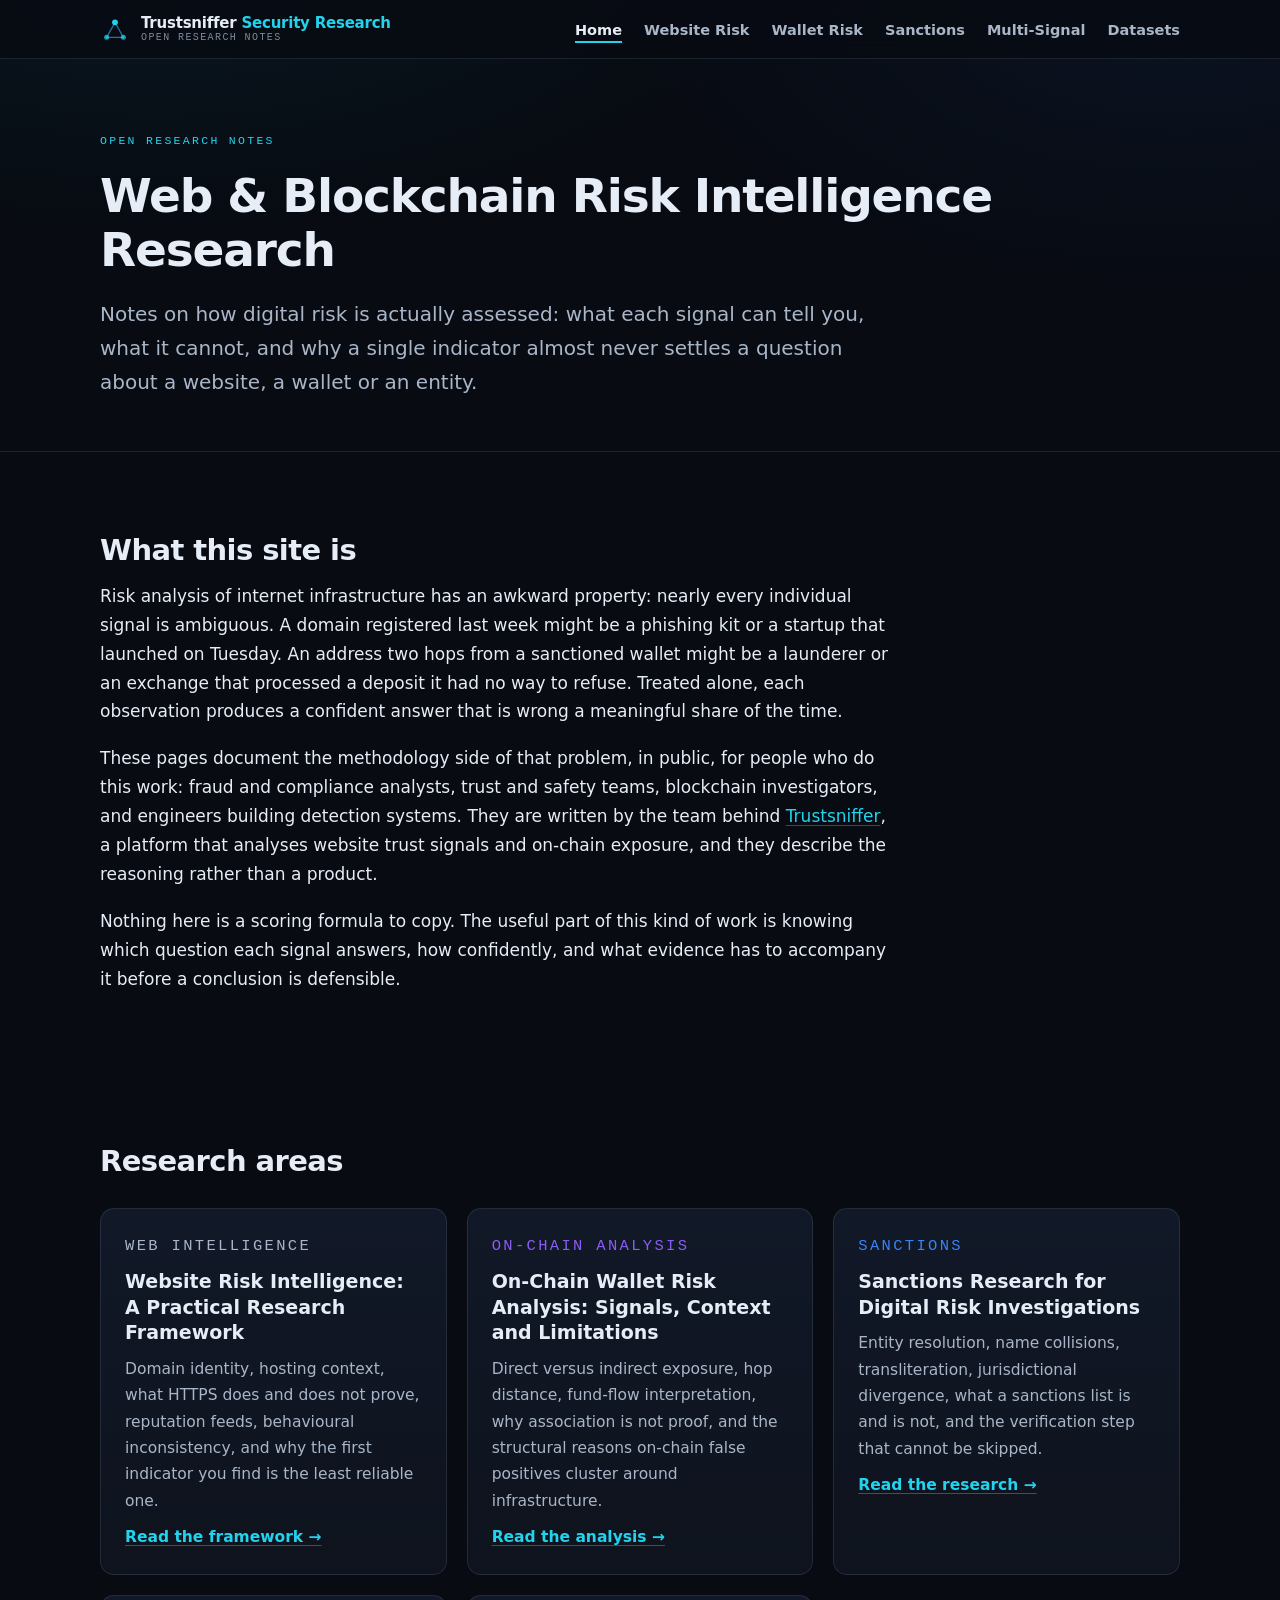
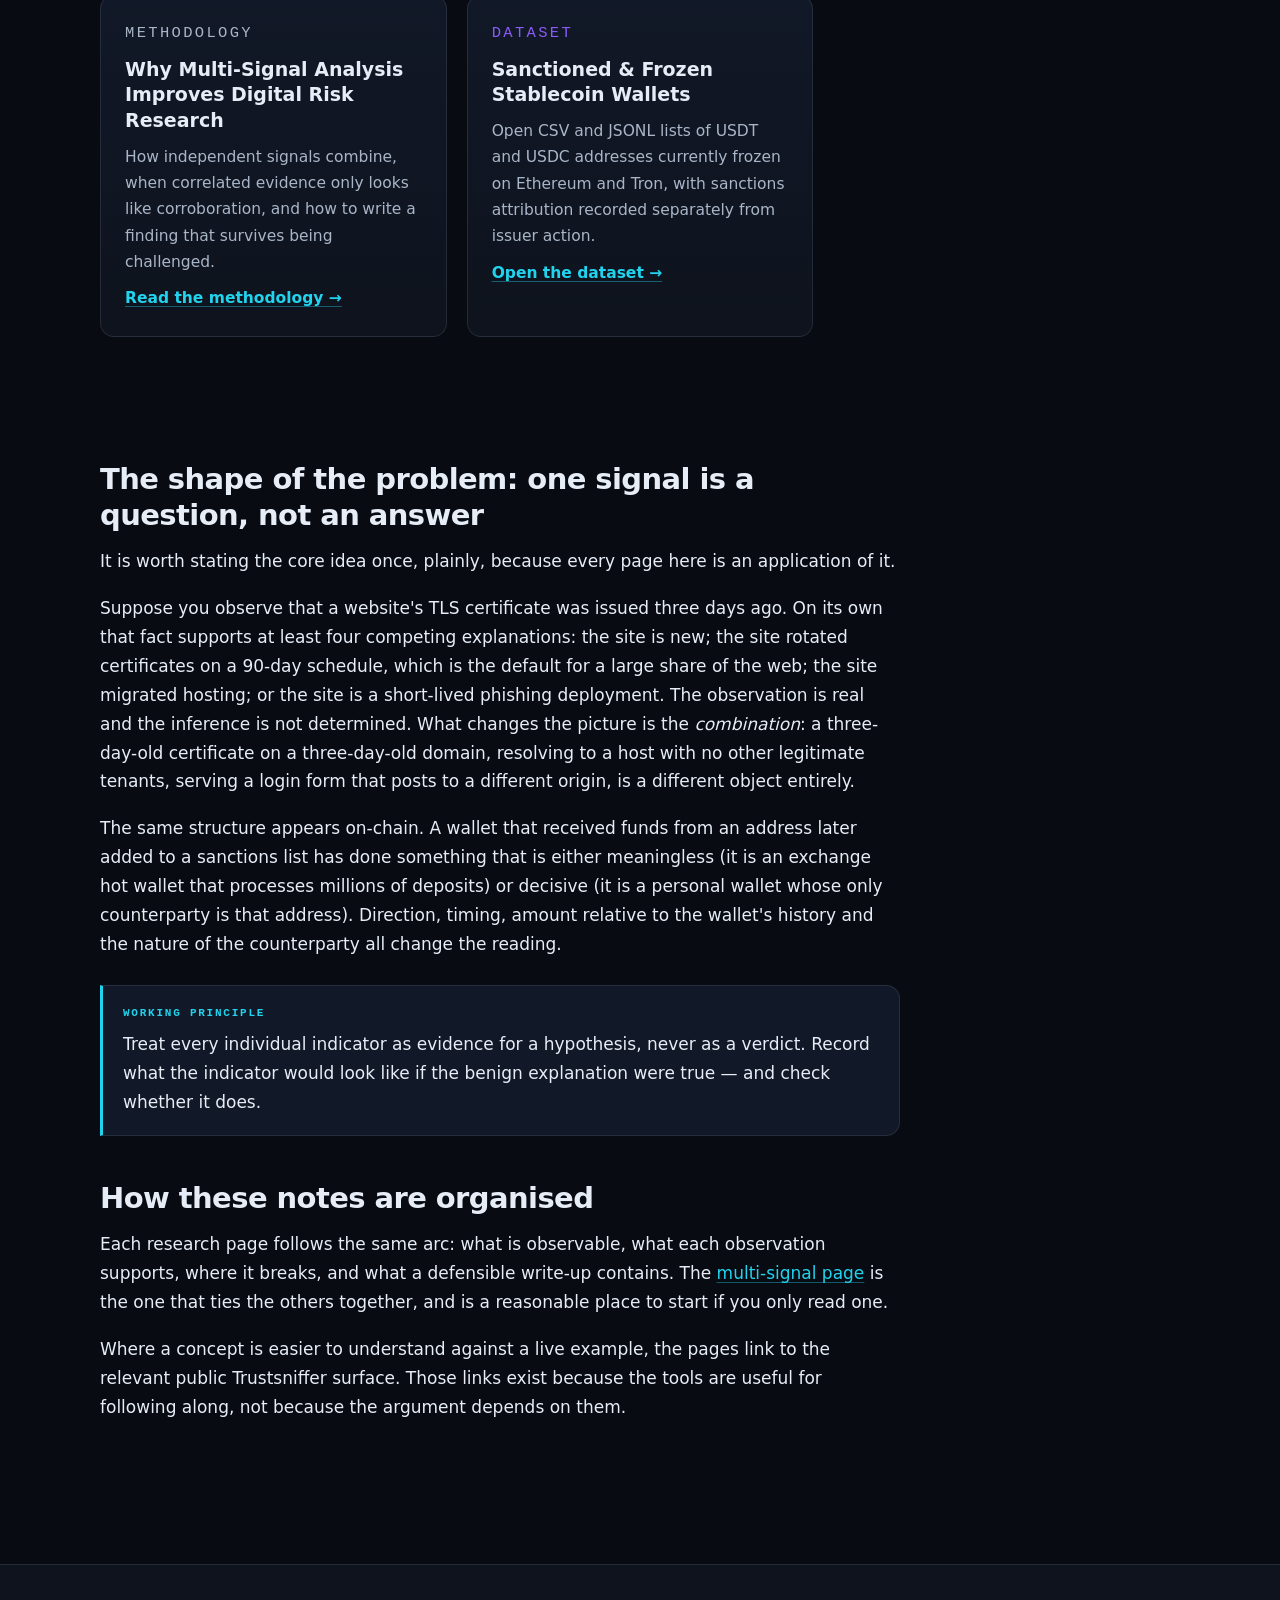
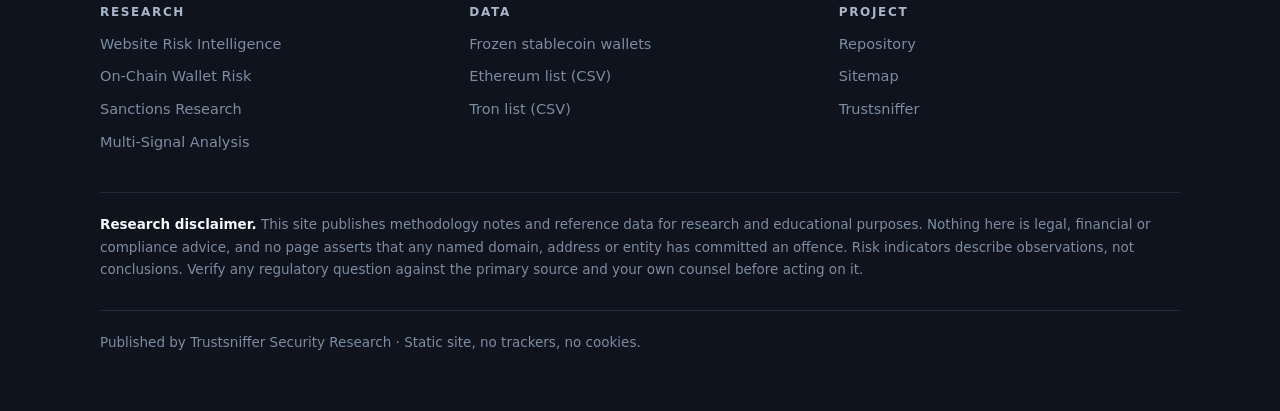
<file: index.html>
<!DOCTYPE html>
<html lang="en">
<head>
<meta charset="utf-8">
<meta name="viewport" content="width=device-width, initial-scale=1">
<title>Trustsniffer Security Research — Web &amp; Blockchain Risk Intelligence</title>
<meta name="description" content="An open research hub on web intelligence, website risk analysis, on-chain wallet exposure, sanctions research and multi-signal methodology for digital risk investigations.">
<link rel="canonical" href="https://trustsniffer.github.io/trustsniffer-security-research/">
<meta property="og:type" content="website">
<meta property="og:site_name" content="Trustsniffer Security Research">
<meta property="og:title" content="Trustsniffer Security Research — Web &amp; Blockchain Risk Intelligence">
<meta property="og:description" content="An open research hub on web intelligence, website risk analysis, on-chain wallet exposure, sanctions research and multi-signal methodology for digital risk investigations.">
<meta property="og:url" content="https://trustsniffer.github.io/trustsniffer-security-research/">
<meta name="twitter:card" content="summary_large_image">
<link rel="stylesheet" href="assets/css/research.css">
<script type="application/ld+json">
{
  "@context": "https://schema.org",
  "@graph": [
    {
      "@type": "WebSite",
      "@id": "https://trustsniffer.github.io/trustsniffer-security-research/#website",
      "url": "https://trustsniffer.github.io/trustsniffer-security-research/",
      "name": "Trustsniffer Security Research",
      "description": "Open research on web intelligence, on-chain wallet risk, sanctions research and multi-signal risk methodology.",
      "inLanguage": "en",
      "publisher": { "@id": "https://trustsniffer.github.io/trustsniffer-security-research/#org" }
    },
    {
      "@type": "Organization",
      "@id": "https://trustsniffer.github.io/trustsniffer-security-research/#org",
      "name": "Trustsniffer Security Research",
      "url": "https://trustsniffer.github.io/trustsniffer-security-research/",
      "sameAs": ["https://trustsniffer.com/", "https://github.com/trustsniffer"]
    }
  ]
}
</script>
</head>
<body>
<a class="skip" href="#main">Skip to content</a>

<header class="site-header">
  <div class="wrap header-row">
    <a class="brand" href="./">
      <svg class="brand-mark" viewBox="0 0 36 36" fill="none" aria-hidden="true">
        <line x1="8" y1="28" x2="18" y2="10" stroke="#38bdf8" stroke-width="1.5" stroke-linecap="round" opacity=".6"/>
        <line x1="18" y1="10" x2="28" y2="28" stroke="#38bdf8" stroke-width="1.5" stroke-linecap="round" opacity=".6"/>
        <line x1="8" y1="28" x2="28" y2="28" stroke="#38bdf8" stroke-width="1.5" stroke-linecap="round" opacity=".6"/>
        <circle cx="18" cy="10" r="3.5" fill="#22d3ee"/>
        <circle cx="8" cy="28" r="3" fill="#22d3ee" opacity=".75"/>
        <circle cx="28" cy="28" r="3" fill="#22d3ee" opacity=".75"/>
      </svg>
      <span class="brand-text">
        <span class="brand-name">Trustsniffer<span> Security Research</span></span>
        <span class="brand-kicker">Open research notes</span>
      </span>
    </a>
    <nav class="site-nav" aria-label="Research sections">
      <ul>
        <li><a href="./" aria-current="page">Home</a></li>
        <li><a href="research/website-risk-intelligence.html">Website Risk</a></li>
        <li><a href="research/on-chain-wallet-risk.html">Wallet Risk</a></li>
        <li><a href="research/sanctions-screening-research.html">Sanctions</a></li>
        <li><a href="research/multi-signal-risk-analysis.html">Multi-Signal</a></li>
        <li><a href="data/stablecoin-sanctioned-wallets.html">Datasets</a></li>
      </ul>
    </nav>
  </div>
</header>

<main id="main">
  <section class="hero">
    <div class="wrap">
      <p class="eyebrow">Open research notes</p>
      <h1>Web &amp; Blockchain Risk Intelligence Research</h1>
      <p class="lede">Notes on how digital risk is actually assessed: what each signal can tell you, what it
        cannot, and why a single indicator almost never settles a question about a website, a wallet or an
        entity.</p>
    </div>
  </section>

  <section>
    <div class="wrap">
      <div class="article-body">
        <h2>What this site is</h2>
        <p>Risk analysis of internet infrastructure has an awkward property: nearly every individual signal is
          ambiguous. A domain registered last week might be a phishing kit or a startup that launched on
          Tuesday. An address two hops from a sanctioned wallet might be a launderer or an exchange that
          processed a deposit it had no way to refuse. Treated alone, each observation produces a confident
          answer that is wrong a meaningful share of the time.</p>
        <p>These pages document the methodology side of that problem, in public, for people who do this work:
          fraud and compliance analysts, trust and safety teams, blockchain investigators, and engineers
          building detection systems. They are written by the team behind
          <a href="https://trustsniffer.com/">Trustsniffer</a>, a platform that analyses website trust
          signals and on-chain exposure, and they describe the reasoning rather than a product.</p>
        <p>Nothing here is a scoring formula to copy. The useful part of this kind of work is knowing which
          question each signal answers, how confidently, and what evidence has to accompany it before a
          conclusion is defensible.</p>
      </div>
    </div>
  </section>

  <section>
    <div class="wrap">
      <h2>Research areas</h2>
      <div class="card-grid">
        <article class="card">
          <p class="card-tag">Web intelligence</p>
          <h3><a href="research/website-risk-intelligence.html">Website Risk Intelligence: A Practical Research Framework</a></h3>
          <p>Domain identity, hosting context, what HTTPS does and does not prove, reputation feeds, behavioural
            inconsistency, and why the first indicator you find is the least reliable one.</p>
          <p class="card-more"><a href="research/website-risk-intelligence.html">Read the framework →</a></p>
        </article>
        <article class="card">
          <p class="card-tag is-chain">On-chain analysis</p>
          <h3><a href="research/on-chain-wallet-risk.html">On-Chain Wallet Risk Analysis: Signals, Context and Limitations</a></h3>
          <p>Direct versus indirect exposure, hop distance, fund-flow interpretation, why association is not
            proof, and the structural reasons on-chain false positives cluster around infrastructure.</p>
          <p class="card-more"><a href="research/on-chain-wallet-risk.html">Read the analysis →</a></p>
        </article>
        <article class="card">
          <p class="card-tag is-policy">Sanctions</p>
          <h3><a href="research/sanctions-screening-research.html">Sanctions Research for Digital Risk Investigations</a></h3>
          <p>Entity resolution, name collisions, transliteration, jurisdictional divergence, what a sanctions
            list is and is not, and the verification step that cannot be skipped.</p>
          <p class="card-more"><a href="research/sanctions-screening-research.html">Read the research →</a></p>
        </article>
        <article class="card">
          <p class="card-tag">Methodology</p>
          <h3><a href="research/multi-signal-risk-analysis.html">Why Multi-Signal Analysis Improves Digital Risk Research</a></h3>
          <p>How independent signals combine, when correlated evidence only looks like corroboration, and how
            to write a finding that survives being challenged.</p>
          <p class="card-more"><a href="research/multi-signal-risk-analysis.html">Read the methodology →</a></p>
        </article>
        <article class="card">
          <p class="card-tag is-chain">Dataset</p>
          <h3><a href="data/stablecoin-sanctioned-wallets.html">Sanctioned &amp; Frozen Stablecoin Wallets</a></h3>
          <p>Open CSV and JSONL lists of USDT and USDC addresses currently frozen on Ethereum and Tron, with
            sanctions attribution recorded separately from issuer action.</p>
          <p class="card-more"><a href="data/stablecoin-sanctioned-wallets.html">Open the dataset →</a></p>
        </article>
      </div>
    </div>
  </section>

  <section>
    <div class="wrap">
      <div class="article-body">
        <h2>The shape of the problem: one signal is a question, not an answer</h2>
        <p>It is worth stating the core idea once, plainly, because every page here is an application of it.</p>
        <p>Suppose you observe that a website's TLS certificate was issued three days ago. On its own that fact
          supports at least four competing explanations: the site is new; the site rotated certificates on a
          90-day schedule, which is the default for a large share of the web; the site migrated hosting; or the
          site is a short-lived phishing deployment. The observation is real and the inference is not
          determined. What changes the picture is the <em>combination</em>: a three-day-old certificate on a
          three-day-old domain, resolving to a host with no other legitimate tenants, serving a login form that
          posts to a different origin, is a different object entirely.</p>
        <p>The same structure appears on-chain. A wallet that received funds from an address later added to a
          sanctions list has done something that is either meaningless (it is an exchange hot wallet that
          processes millions of deposits) or decisive (it is a personal wallet whose only counterparty is that
          address). Direction, timing, amount relative to the wallet's history and the nature of the
          counterparty all change the reading.</p>
        <div class="callout">
          <p class="callout-title">Working principle</p>
          <p>Treat every individual indicator as evidence for a hypothesis, never as a verdict. Record what the
            indicator would look like if the benign explanation were true — and check whether it does.</p>
        </div>
        <h2>How these notes are organised</h2>
        <p>Each research page follows the same arc: what is observable, what each observation supports, where it
          breaks, and what a defensible write-up contains. The
          <a href="research/multi-signal-risk-analysis.html">multi-signal page</a> is the one that ties the
          others together, and is a reasonable place to start if you only read one.</p>
        <p>Where a concept is easier to understand against a live example, the pages link to the relevant public
          Trustsniffer surface. Those links exist because the tools are useful for following along, not because
          the argument depends on them.</p>
      </div>
    </div>
  </section>
</main>

<footer class="site-footer">
  <div class="wrap">
    <div class="footer-grid">
      <div>
        <h2>Research</h2>
        <ul>
          <li><a href="research/website-risk-intelligence.html">Website Risk Intelligence</a></li>
          <li><a href="research/on-chain-wallet-risk.html">On-Chain Wallet Risk</a></li>
          <li><a href="research/sanctions-screening-research.html">Sanctions Research</a></li>
          <li><a href="research/multi-signal-risk-analysis.html">Multi-Signal Analysis</a></li>
        </ul>
      </div>
      <div>
        <h2>Data</h2>
        <ul>
          <li><a href="data/stablecoin-sanctioned-wallets.html">Frozen stablecoin wallets</a></li>
          <li><a href="data/sanctioned-wallets-ethereum.csv">Ethereum list (CSV)</a></li>
          <li><a href="data/sanctioned-wallets-tron.csv">Tron list (CSV)</a></li>
        </ul>
      </div>
      <div>
        <h2>Project</h2>
        <ul>
          <li><a href="https://github.com/trustsniffer/trustsniffer-security-research">Repository</a></li>
          <li><a href="sitemap.xml">Sitemap</a></li>
          <li><a href="https://trustsniffer.com/">Trustsniffer</a></li>
        </ul>
      </div>
    </div>
    <p class="footer-note"><strong>Research disclaimer.</strong> This site publishes methodology notes and
      reference data for research and educational purposes. Nothing here is legal, financial or compliance
      advice, and no page asserts that any named domain, address or entity has committed an offence. Risk
      indicators describe observations, not conclusions. Verify any regulatory question against the primary
      source and your own counsel before acting on it.</p>
    <p class="footer-note">Published by Trustsniffer Security Research · Static site, no trackers, no cookies.</p>
  </div>
</footer>
</body>
</html>
</file>
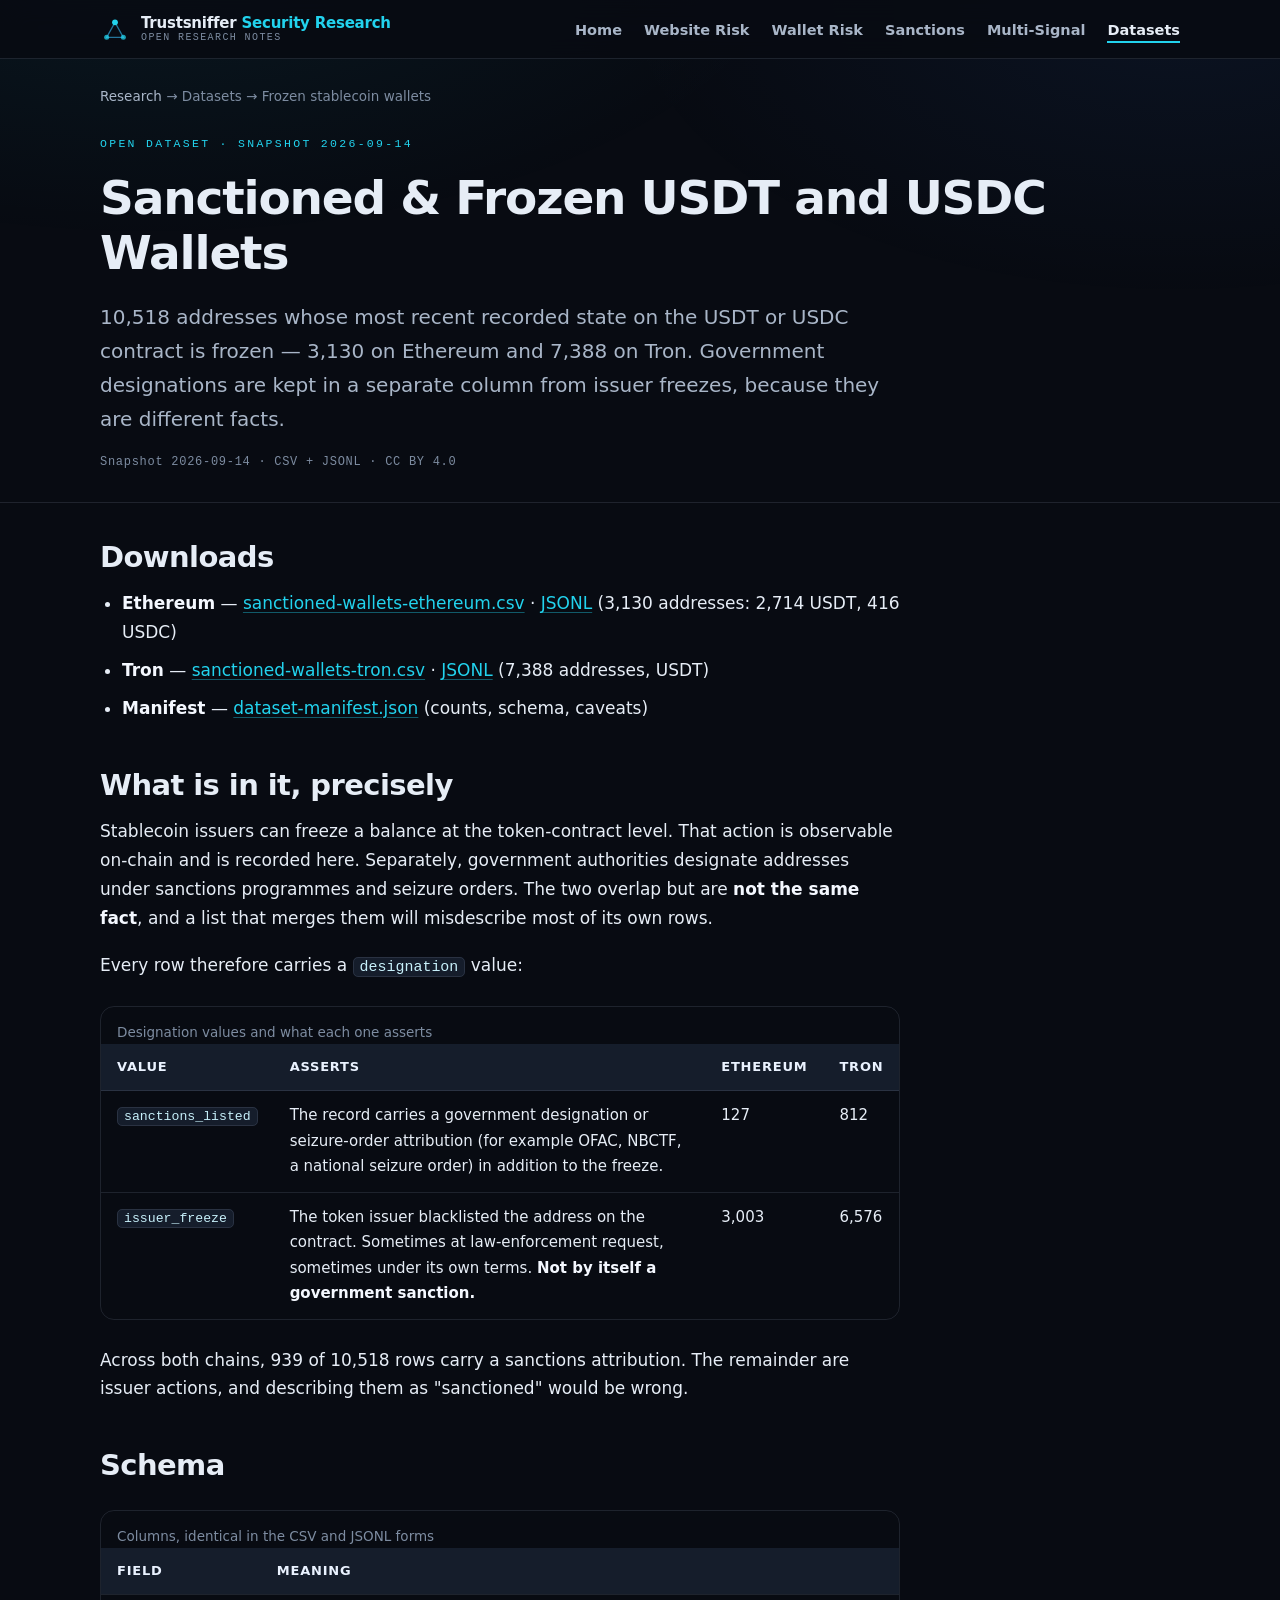
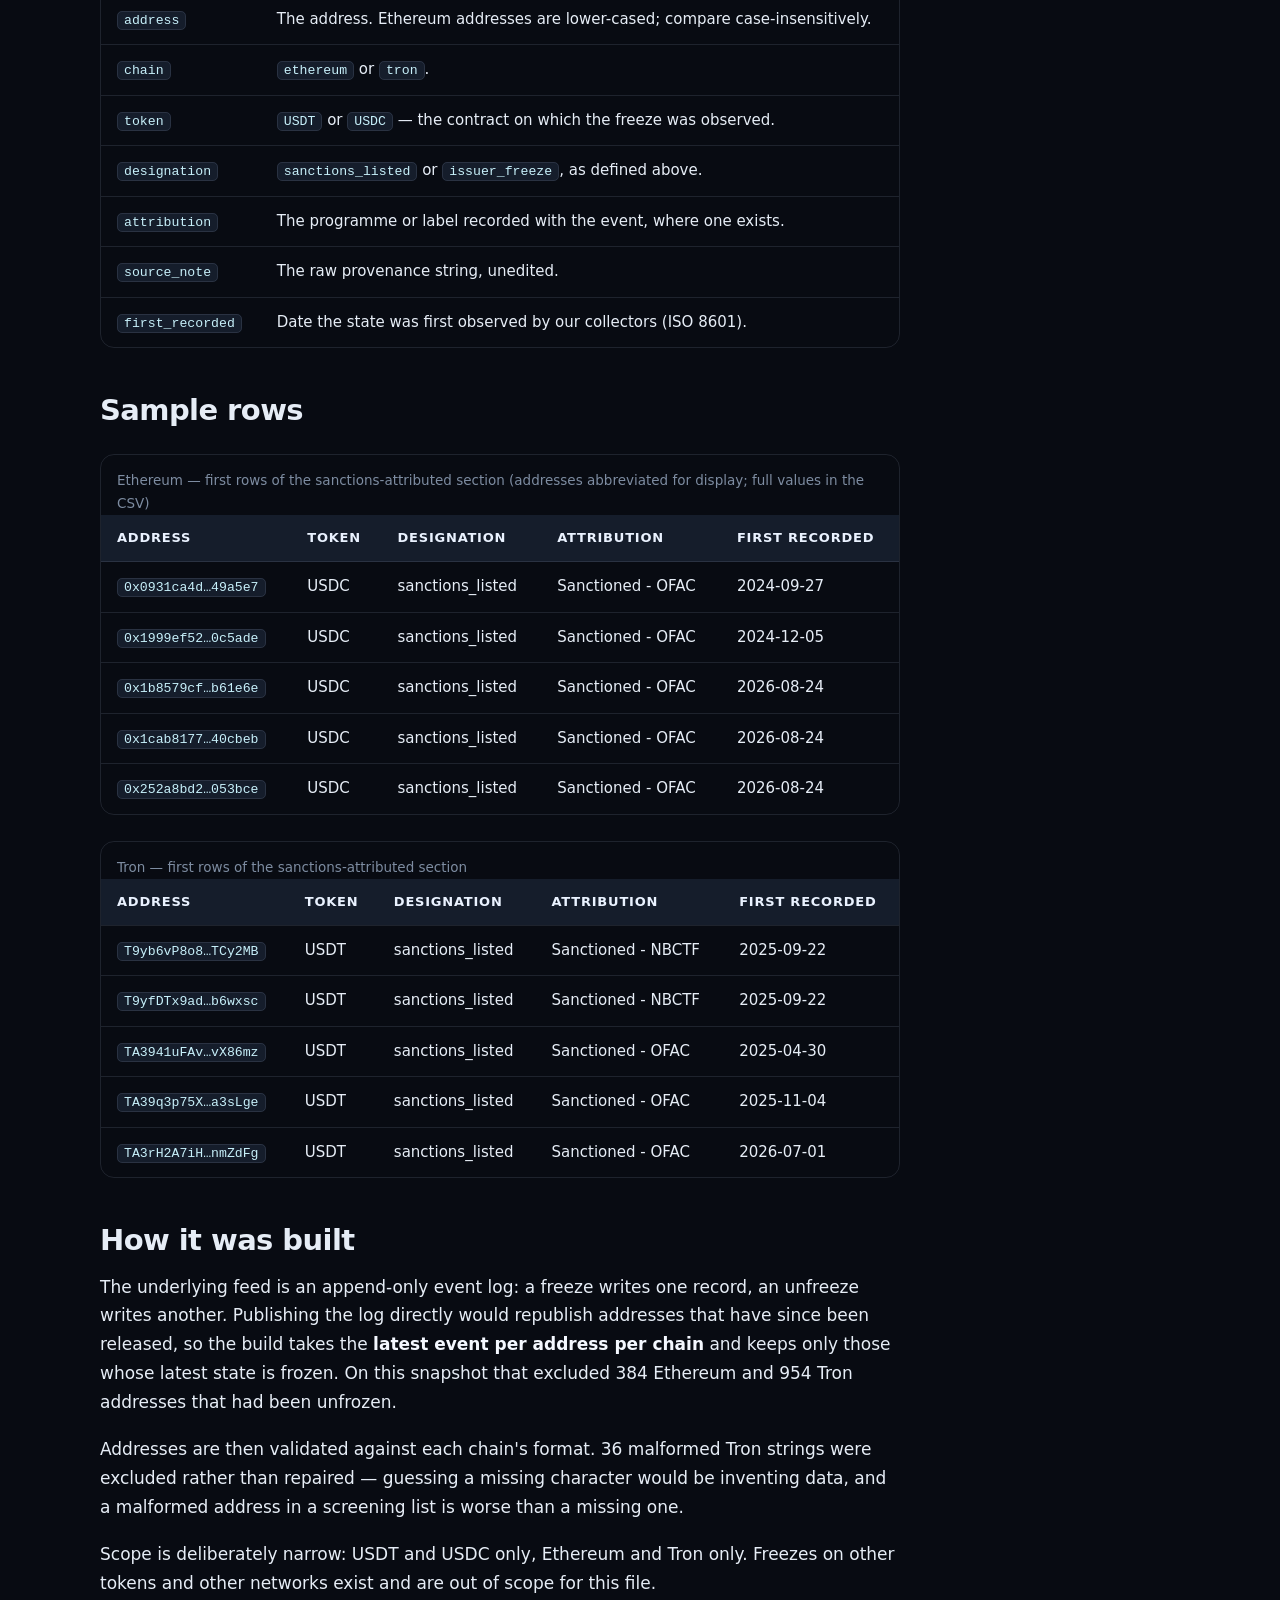
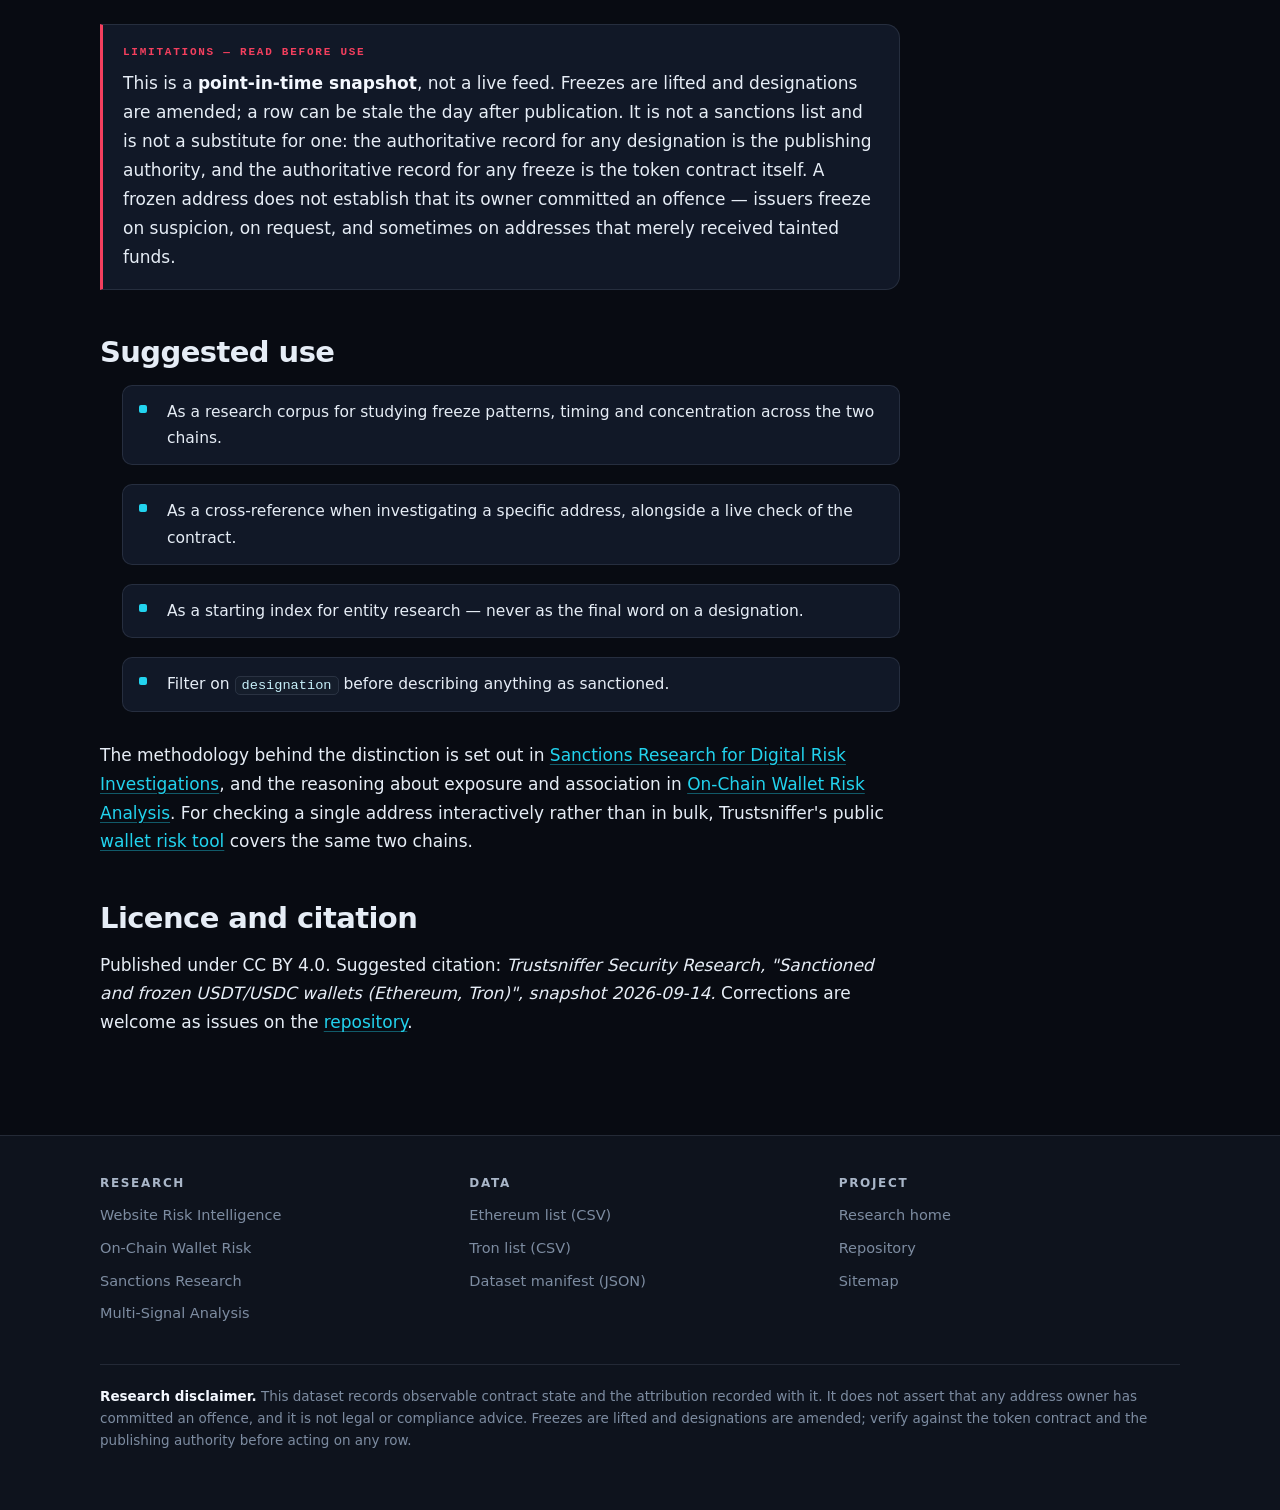
<file: data/stablecoin-sanctioned-wallets.html>
<!DOCTYPE html>
<html lang="en">
<head>
<meta charset="utf-8">
<meta name="viewport" content="width=device-width, initial-scale=1">
<title>Sanctioned &amp; Frozen USDT and USDC Wallets: Ethereum and Tron Dataset</title>
<meta name="description" content="Open CSV and JSONL lists of 10,518 USDT and USDC addresses currently frozen on Ethereum and Tron, with government sanctions attribution recorded separately from issuer freezes.">
<link rel="canonical" href="https://trustsniffer.github.io/trustsniffer-security-research/data/stablecoin-sanctioned-wallets.html">
<meta property="og:type" content="article">
<meta property="og:site_name" content="Trustsniffer Security Research">
<meta property="og:title" content="Sanctioned &amp; Frozen USDT and USDC Wallets: Ethereum and Tron Dataset">
<meta property="og:description" content="Open CSV and JSONL lists of 10,518 frozen USDT/USDC addresses on Ethereum and Tron, with sanctions attribution kept separate from issuer action.">
<meta property="og:url" content="https://trustsniffer.github.io/trustsniffer-security-research/data/stablecoin-sanctioned-wallets.html">
<meta name="twitter:card" content="summary_large_image">
<link rel="stylesheet" href="../assets/css/research.css">
<script type="application/ld+json">
{
  "@context": "https://schema.org",
  "@type": "Dataset",
  "name": "Sanctioned and frozen USDT/USDC wallets (Ethereum, Tron)",
  "description": "Addresses whose most recent recorded state on the USDT or USDC token contract is frozen, on Ethereum and Tron, with government sanctions attribution recorded in a separate column from issuer freezes.",
  "url": "https://trustsniffer.github.io/trustsniffer-security-research/data/stablecoin-sanctioned-wallets.html",
  "datePublished": "2026-09-14",
  "dateModified": "2026-09-14",
  "license": "https://creativecommons.org/licenses/by/4.0/",
  "isAccessibleForFree": true,
  "keywords": ["sanctioned wallets", "frozen USDT addresses", "frozen USDC addresses", "Ethereum", "Tron", "stablecoin compliance"],
  "creator": { "@type": "Organization", "name": "Trustsniffer Security Research", "url": "https://trustsniffer.github.io/trustsniffer-security-research/" },
  "distribution": [
    { "@type": "DataDownload", "encodingFormat": "text/csv", "name": "Ethereum frozen USDT/USDC addresses (CSV)", "contentUrl": "https://trustsniffer.github.io/trustsniffer-security-research/data/sanctioned-wallets-ethereum.csv" },
    { "@type": "DataDownload", "encodingFormat": "text/csv", "name": "Tron frozen USDT addresses (CSV)", "contentUrl": "https://trustsniffer.github.io/trustsniffer-security-research/data/sanctioned-wallets-tron.csv" },
    { "@type": "DataDownload", "encodingFormat": "application/x-ndjson", "name": "Ethereum list (JSONL)", "contentUrl": "https://trustsniffer.github.io/trustsniffer-security-research/data/sanctioned-wallets-ethereum.jsonl" },
    { "@type": "DataDownload", "encodingFormat": "application/x-ndjson", "name": "Tron list (JSONL)", "contentUrl": "https://trustsniffer.github.io/trustsniffer-security-research/data/sanctioned-wallets-tron.jsonl" }
  ],
  "mainEntityOfPage": "https://trustsniffer.github.io/trustsniffer-security-research/data/stablecoin-sanctioned-wallets.html"
}
</script>
</head>
<body>
<a class="skip" href="#main">Skip to content</a>

<header class="site-header">
  <div class="wrap header-row">
    <a class="brand" href="../">
      <svg class="brand-mark" viewBox="0 0 36 36" fill="none" aria-hidden="true">
        <line x1="8" y1="28" x2="18" y2="10" stroke="#38bdf8" stroke-width="1.5" stroke-linecap="round" opacity=".6"/>
        <line x1="18" y1="10" x2="28" y2="28" stroke="#38bdf8" stroke-width="1.5" stroke-linecap="round" opacity=".6"/>
        <line x1="8" y1="28" x2="28" y2="28" stroke="#38bdf8" stroke-width="1.5" stroke-linecap="round" opacity=".6"/>
        <circle cx="18" cy="10" r="3.5" fill="#22d3ee"/>
        <circle cx="8" cy="28" r="3" fill="#22d3ee" opacity=".75"/>
        <circle cx="28" cy="28" r="3" fill="#22d3ee" opacity=".75"/>
      </svg>
      <span class="brand-text">
        <span class="brand-name">Trustsniffer<span> Security Research</span></span>
        <span class="brand-kicker">Open research notes</span>
      </span>
    </a>
    <nav class="site-nav" aria-label="Research sections">
      <ul>
        <li><a href="../">Home</a></li>
        <li><a href="../research/website-risk-intelligence.html">Website Risk</a></li>
        <li><a href="../research/on-chain-wallet-risk.html">Wallet Risk</a></li>
        <li><a href="../research/sanctions-screening-research.html">Sanctions</a></li>
        <li><a href="../research/multi-signal-risk-analysis.html">Multi-Signal</a></li>
        <li><a href="stablecoin-sanctioned-wallets.html" aria-current="page">Datasets</a></li>
      </ul>
    </nav>
  </div>
</header>

<main id="main">
  <div class="wrap">
    <nav class="breadcrumb" aria-label="Breadcrumb"><a href="../">Research</a> → Datasets → Frozen stablecoin wallets</nav>
  </div>

  <article>
    <header class="article-head">
      <div class="wrap">
        <p class="eyebrow">Open dataset · snapshot 2026-09-14</p>
        <h1>Sanctioned &amp; Frozen USDT and USDC Wallets</h1>
        <p class="lede">10,518 addresses whose most recent recorded state on the USDT or USDC contract is
          frozen — 3,130 on Ethereum and 7,388 on Tron. Government designations are kept in
          a separate column from issuer freezes, because they are different facts.</p>
        <p class="article-meta">Snapshot 2026-09-14 · CSV + JSONL · CC BY 4.0</p>
      </div>
    </header>

    <div class="wrap">
      <div class="article-body">
        <h2>Downloads</h2>
        <ul>
          <li><strong>Ethereum</strong> — <a href="sanctioned-wallets-ethereum.csv">sanctioned-wallets-ethereum.csv</a>
            · <a href="sanctioned-wallets-ethereum.jsonl">JSONL</a> (3,130 addresses:
            2,714 USDT, 416 USDC)</li>
          <li><strong>Tron</strong> — <a href="sanctioned-wallets-tron.csv">sanctioned-wallets-tron.csv</a>
            · <a href="sanctioned-wallets-tron.jsonl">JSONL</a> (7,388 addresses, USDT)</li>
          <li><strong>Manifest</strong> — <a href="dataset-manifest.json">dataset-manifest.json</a> (counts, schema, caveats)</li>
        </ul>

        <h2>What is in it, precisely</h2>
        <p>Stablecoin issuers can freeze a balance at the token-contract level. That action is observable
          on-chain and is recorded here. Separately, government authorities designate addresses under sanctions
          programmes and seizure orders. The two overlap but are <strong>not the same fact</strong>, and a list
          that merges them will misdescribe most of its own rows.</p>
        <p>Every row therefore carries a <code>designation</code> value:</p>
        <div class="table-scroll">
          <table>
            <caption>Designation values and what each one asserts</caption>
            <thead><tr><th>Value</th><th>Asserts</th><th>Ethereum</th><th>Tron</th></tr></thead>
            <tbody>
              <tr><td><code>sanctions_listed</code></td><td>The record carries a government designation or seizure-order attribution (for example OFAC, NBCTF, a national seizure order) in addition to the freeze.</td><td>127</td><td>812</td></tr>
              <tr><td><code>issuer_freeze</code></td><td>The token issuer blacklisted the address on the contract. Sometimes at law-enforcement request, sometimes under its own terms. <strong>Not by itself a government sanction.</strong></td><td>3,003</td><td>6,576</td></tr>
            </tbody>
          </table>
        </div>
        <p>Across both chains, 939 of 10,518 rows carry a sanctions attribution. The remainder are issuer
          actions, and describing them as "sanctioned" would be wrong.</p>

        <h2>Schema</h2>
        <div class="table-scroll">
          <table>
            <caption>Columns, identical in the CSV and JSONL forms</caption>
            <thead><tr><th>Field</th><th>Meaning</th></tr></thead>
            <tbody>
              <tr><td><code>address</code></td><td>The address. Ethereum addresses are lower-cased; compare case-insensitively.</td></tr>
              <tr><td><code>chain</code></td><td><code>ethereum</code> or <code>tron</code>.</td></tr>
              <tr><td><code>token</code></td><td><code>USDT</code> or <code>USDC</code> — the contract on which the freeze was observed.</td></tr>
              <tr><td><code>designation</code></td><td><code>sanctions_listed</code> or <code>issuer_freeze</code>, as defined above.</td></tr>
              <tr><td><code>attribution</code></td><td>The programme or label recorded with the event, where one exists.</td></tr>
              <tr><td><code>source_note</code></td><td>The raw provenance string, unedited.</td></tr>
              <tr><td><code>first_recorded</code></td><td>Date the state was first observed by our collectors (ISO 8601).</td></tr>
            </tbody>
          </table>
        </div>

        <h2>Sample rows</h2>
        <div class="table-scroll">
          <table>
            <caption>Ethereum — first rows of the sanctions-attributed section (addresses abbreviated for display; full values in the CSV)</caption>
            <thead><tr><th>Address</th><th>Token</th><th>Designation</th><th>Attribution</th><th>First recorded</th></tr></thead>
            <tbody>
            <tr><td><code title="0x0931ca4d13bb4ba75d9b7132ab690265d749a5e7">0x0931ca4d…49a5e7</code></td><td>USDC</td><td>sanctions_listed</td><td>Sanctioned - OFAC</td><td>2024-09-27</td></tr>
            <tr><td><code title="0x1999ef52700c34de7ec2b68a28aafb37db0c5ade">0x1999ef52…0c5ade</code></td><td>USDC</td><td>sanctions_listed</td><td>Sanctioned - OFAC</td><td>2024-12-05</td></tr>
            <tr><td><code title="0x1b8579cf6ab12ea6b74ac5fa41f3829a3cb61e6e">0x1b8579cf…b61e6e</code></td><td>USDC</td><td>sanctions_listed</td><td>Sanctioned - OFAC</td><td>2026-08-24</td></tr>
            <tr><td><code title="0x1cab8177ace78b1b6b1c393371f4f2dcae40cbeb">0x1cab8177…40cbeb</code></td><td>USDC</td><td>sanctions_listed</td><td>Sanctioned - OFAC</td><td>2026-08-24</td></tr>
            <tr><td><code title="0x252a8bd2319d8a555b872990601221b3a2053bce">0x252a8bd2…053bce</code></td><td>USDC</td><td>sanctions_listed</td><td>Sanctioned - OFAC</td><td>2026-08-24</td></tr>
            </tbody>
          </table>
        </div>
        <div class="table-scroll">
          <table>
            <caption>Tron — first rows of the sanctions-attributed section</caption>
            <thead><tr><th>Address</th><th>Token</th><th>Designation</th><th>Attribution</th><th>First recorded</th></tr></thead>
            <tbody>
            <tr><td><code title="T9yb6vP8o8PQJLNmcCkC9wfk73ULTCy2MB">T9yb6vP8o8…TCy2MB</code></td><td>USDT</td><td>sanctions_listed</td><td>Sanctioned - NBCTF</td><td>2025-09-22</td></tr>
            <tr><td><code title="T9yfDTx9adWW1rN6E4UVMUoCQBwzb6wxsc">T9yfDTx9ad…b6wxsc</code></td><td>USDT</td><td>sanctions_listed</td><td>Sanctioned - NBCTF</td><td>2025-09-22</td></tr>
            <tr><td><code title="TA3941uFAvmVibSkQ6fMJXxmaSNovX86mz">TA3941uFAv…vX86mz</code></td><td>USDT</td><td>sanctions_listed</td><td>Sanctioned - OFAC</td><td>2025-04-30</td></tr>
            <tr><td><code title="TA39q3p75XRSWYAEaSF7dANtyksoa3sLge">TA39q3p75X…a3sLge</code></td><td>USDT</td><td>sanctions_listed</td><td>Sanctioned - OFAC</td><td>2025-11-04</td></tr>
            <tr><td><code title="TA3rH2A7iHnm6pKH8gr9cK1EZnShnmZdFg">TA3rH2A7iH…nmZdFg</code></td><td>USDT</td><td>sanctions_listed</td><td>Sanctioned - OFAC</td><td>2026-07-01</td></tr>
            </tbody>
          </table>
        </div>

        <h2>How it was built</h2>
        <p>The underlying feed is an append-only event log: a freeze writes one record, an unfreeze writes
          another. Publishing the log directly would republish addresses that have since been released, so the
          build takes the <strong>latest event per address per chain</strong> and keeps only those whose latest
          state is frozen. On this snapshot that excluded 384 Ethereum and
          954 Tron addresses that had been unfrozen.</p>
        <p>Addresses are then validated against each chain's format. 36 malformed Tron
          strings were excluded rather than repaired — guessing a missing character would be inventing data, and
          a malformed address in a screening list is worse than a missing one.</p>
        <p>Scope is deliberately narrow: USDT and USDC only, Ethereum and Tron only. Freezes on other tokens and
          other networks exist and are out of scope for this file.</p>

        <div class="callout is-limit">
          <p class="callout-title">Limitations — read before use</p>
          <p>This is a <strong>point-in-time snapshot</strong>, not a live feed. Freezes are lifted and
            designations are amended; a row can be stale the day after publication. It is not a sanctions list
            and is not a substitute for one: the authoritative record for any designation is the publishing
            authority, and the authoritative record for any freeze is the token contract itself. A frozen
            address does not establish that its owner committed an offence — issuers freeze on suspicion, on
            request, and sometimes on addresses that merely received tainted funds.</p>
        </div>

        <h2>Suggested use</h2>
        <ul class="checklist">
          <li>As a research corpus for studying freeze patterns, timing and concentration across the two chains.</li>
          <li>As a cross-reference when investigating a specific address, alongside a live check of the contract.</li>
          <li>As a starting index for entity research — never as the final word on a designation.</li>
          <li>Filter on <code>designation</code> before describing anything as sanctioned.</li>
        </ul>
        <p>The methodology behind the distinction is set out in
          <a href="../research/sanctions-screening-research.html">Sanctions Research for Digital Risk
          Investigations</a>, and the reasoning about exposure and association in
          <a href="../research/on-chain-wallet-risk.html">On-Chain Wallet Risk Analysis</a>. For checking a
          single address interactively rather than in bulk, Trustsniffer's public
          <a href="https://trustsniffer.com/on-chain-risk">wallet risk tool</a> covers the same two chains.</p>

        <h2>Licence and citation</h2>
        <p>Published under CC BY 4.0. Suggested citation: <em>Trustsniffer Security Research, "Sanctioned and
          frozen USDT/USDC wallets (Ethereum, Tron)", snapshot 2026-09-14.</em> Corrections are welcome as
          issues on the <a href="https://github.com/trustsniffer/trustsniffer-security-research">repository</a>.</p>
      </div>
    </div>
  </article>
</main>

<footer class="site-footer">
  <div class="wrap">
    <div class="footer-grid">
      <div>
        <h2>Research</h2>
        <ul>
          <li><a href="../research/website-risk-intelligence.html">Website Risk Intelligence</a></li>
          <li><a href="../research/on-chain-wallet-risk.html">On-Chain Wallet Risk</a></li>
          <li><a href="../research/sanctions-screening-research.html">Sanctions Research</a></li>
          <li><a href="../research/multi-signal-risk-analysis.html">Multi-Signal Analysis</a></li>
        </ul>
      </div>
      <div>
        <h2>Data</h2>
        <ul>
          <li><a href="sanctioned-wallets-ethereum.csv">Ethereum list (CSV)</a></li>
          <li><a href="sanctioned-wallets-tron.csv">Tron list (CSV)</a></li>
          <li><a href="dataset-manifest.json">Dataset manifest (JSON)</a></li>
        </ul>
      </div>
      <div>
        <h2>Project</h2>
        <ul>
          <li><a href="../">Research home</a></li>
          <li><a href="https://github.com/trustsniffer/trustsniffer-security-research">Repository</a></li>
          <li><a href="../sitemap.xml">Sitemap</a></li>
        </ul>
      </div>
    </div>
    <p class="footer-note"><strong>Research disclaimer.</strong> This dataset records observable contract
      state and the attribution recorded with it. It does not assert that any address owner has committed an
      offence, and it is not legal or compliance advice. Freezes are lifted and designations are amended;
      verify against the token contract and the publishing authority before acting on any row.</p>
  </div>
</footer>
</body>
</html>
</file>
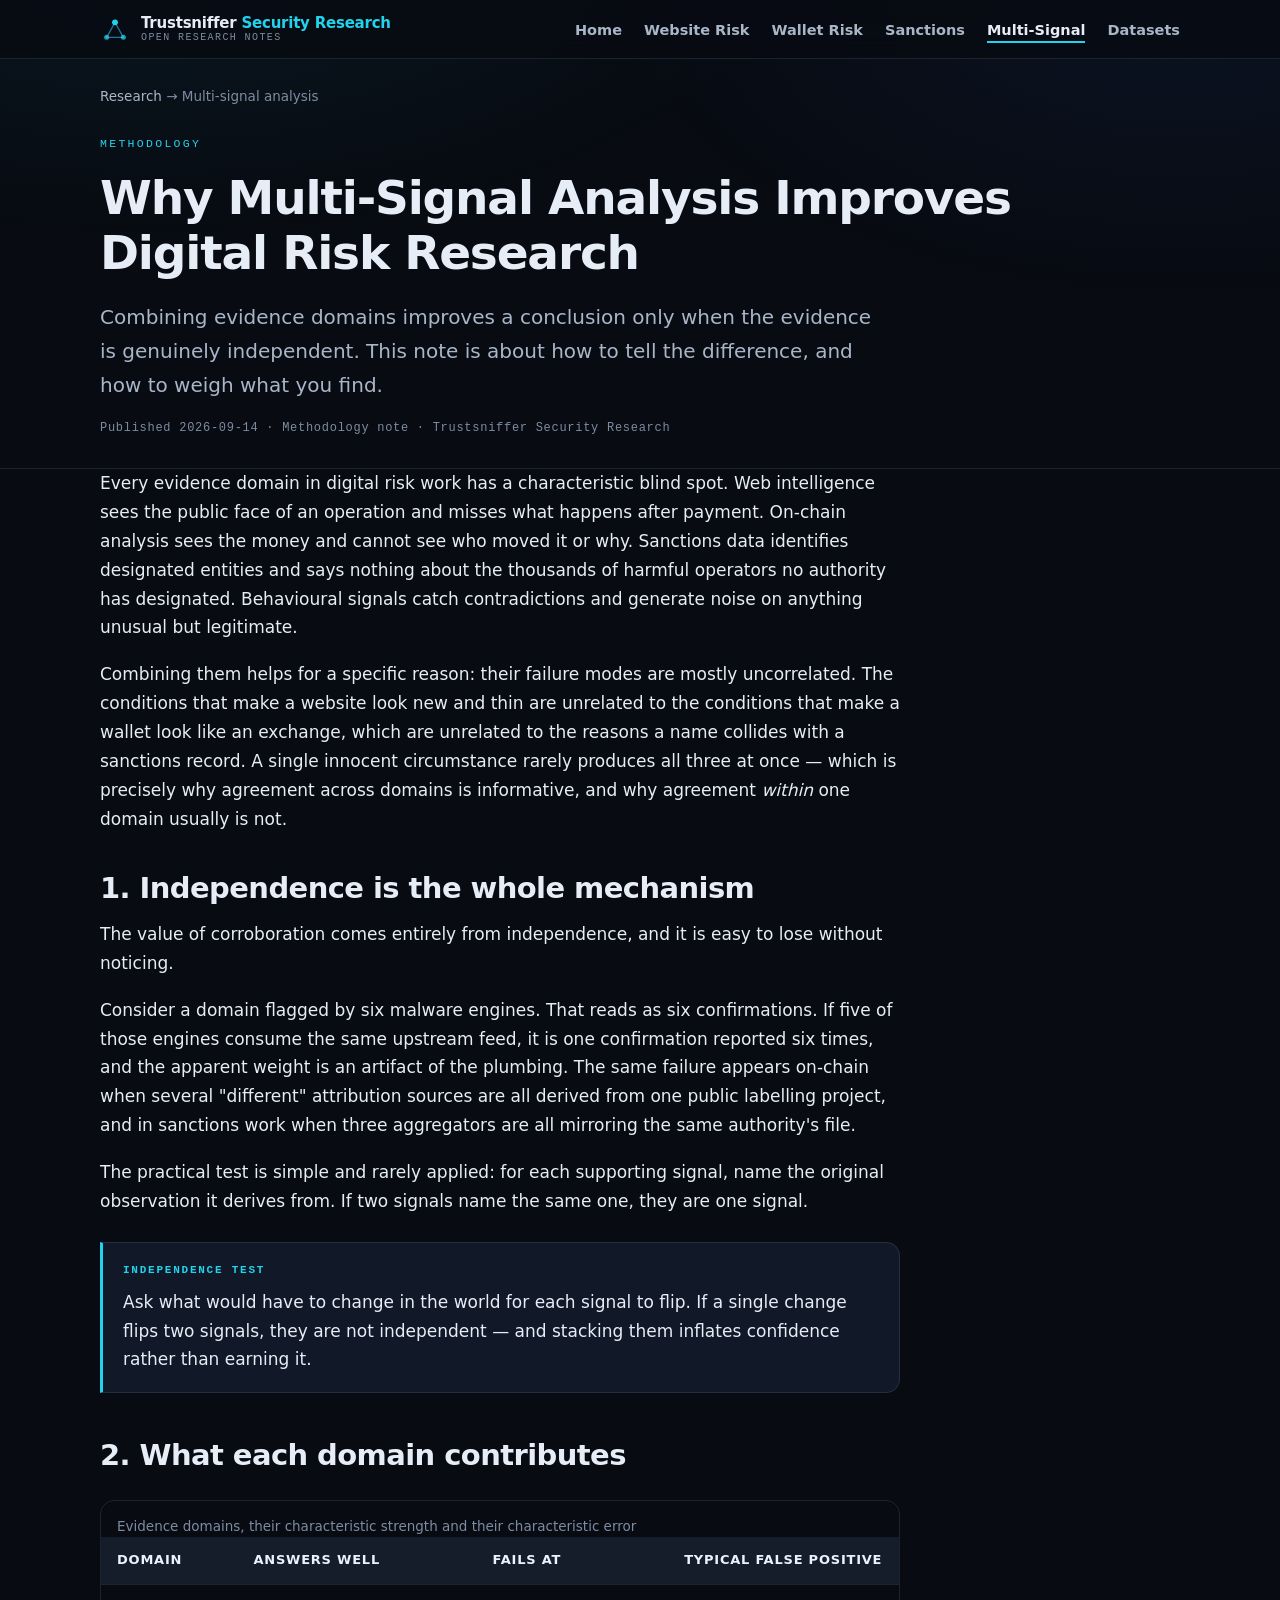
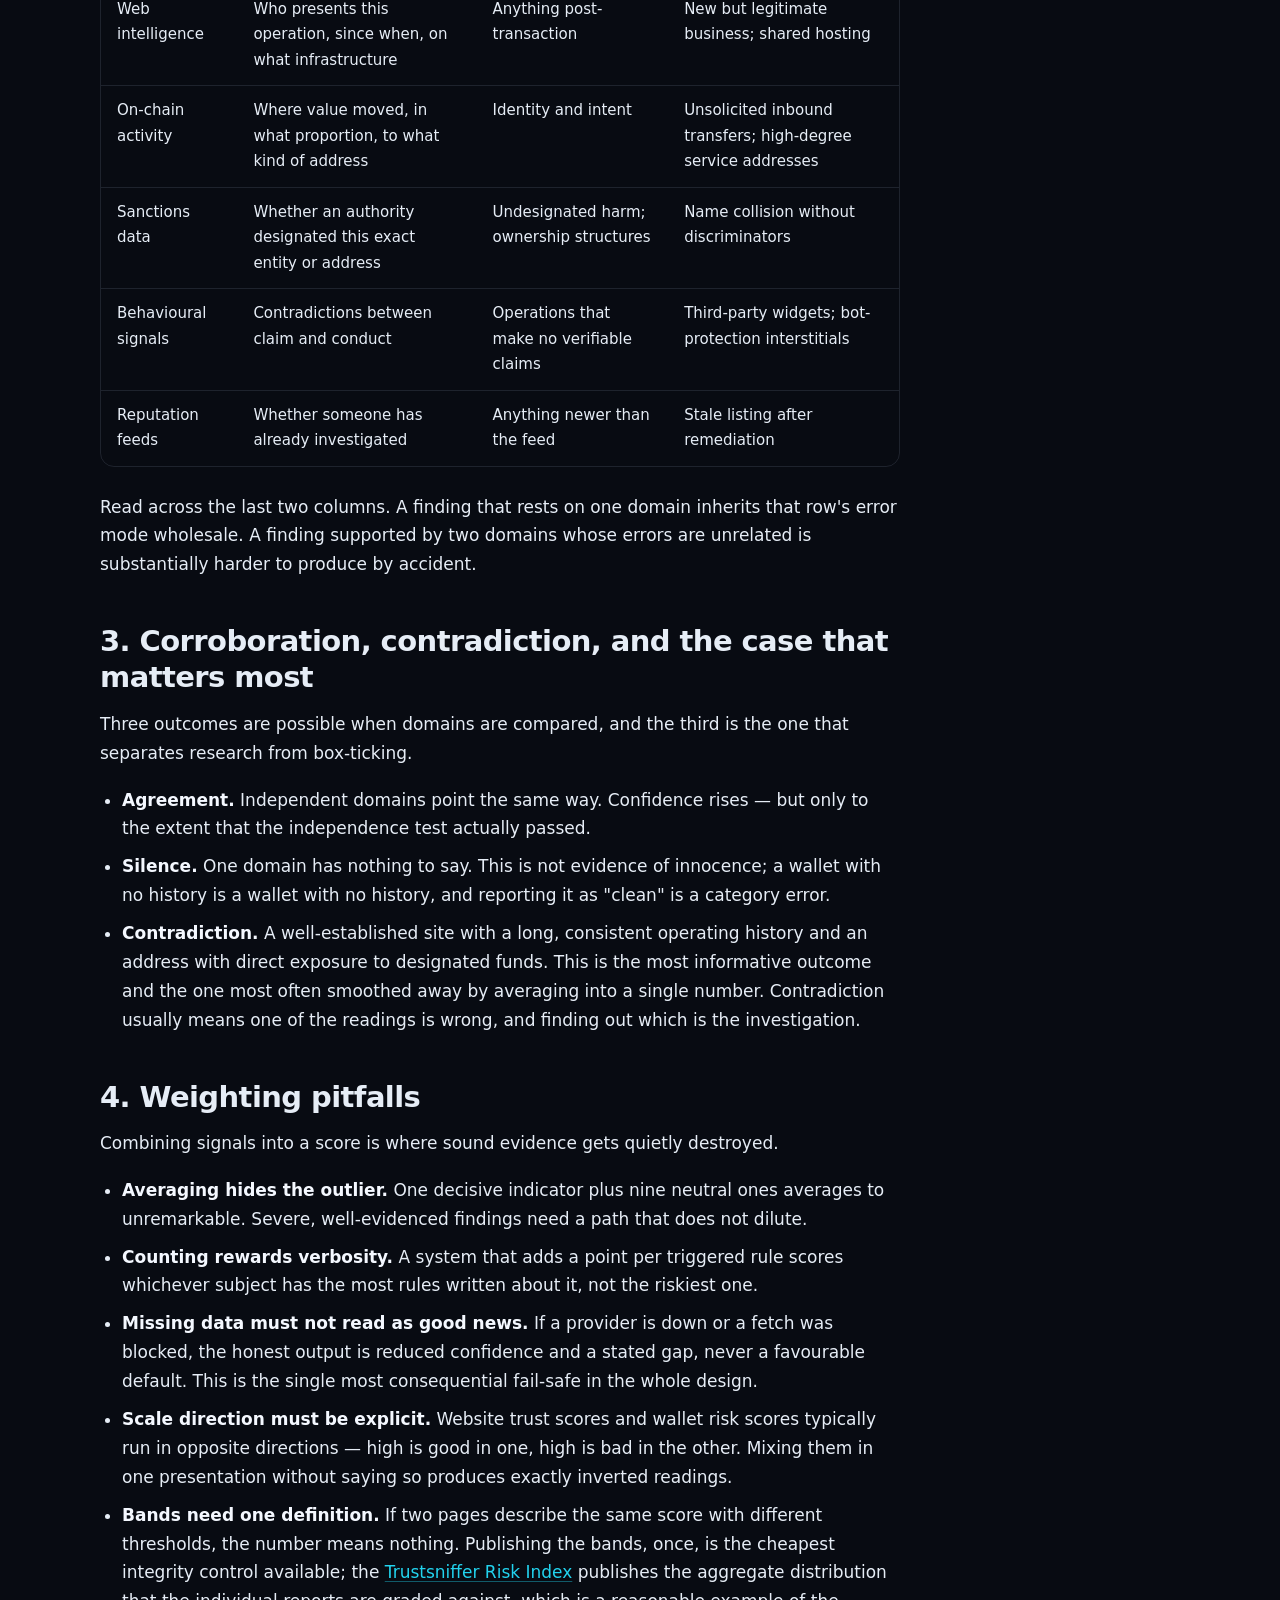
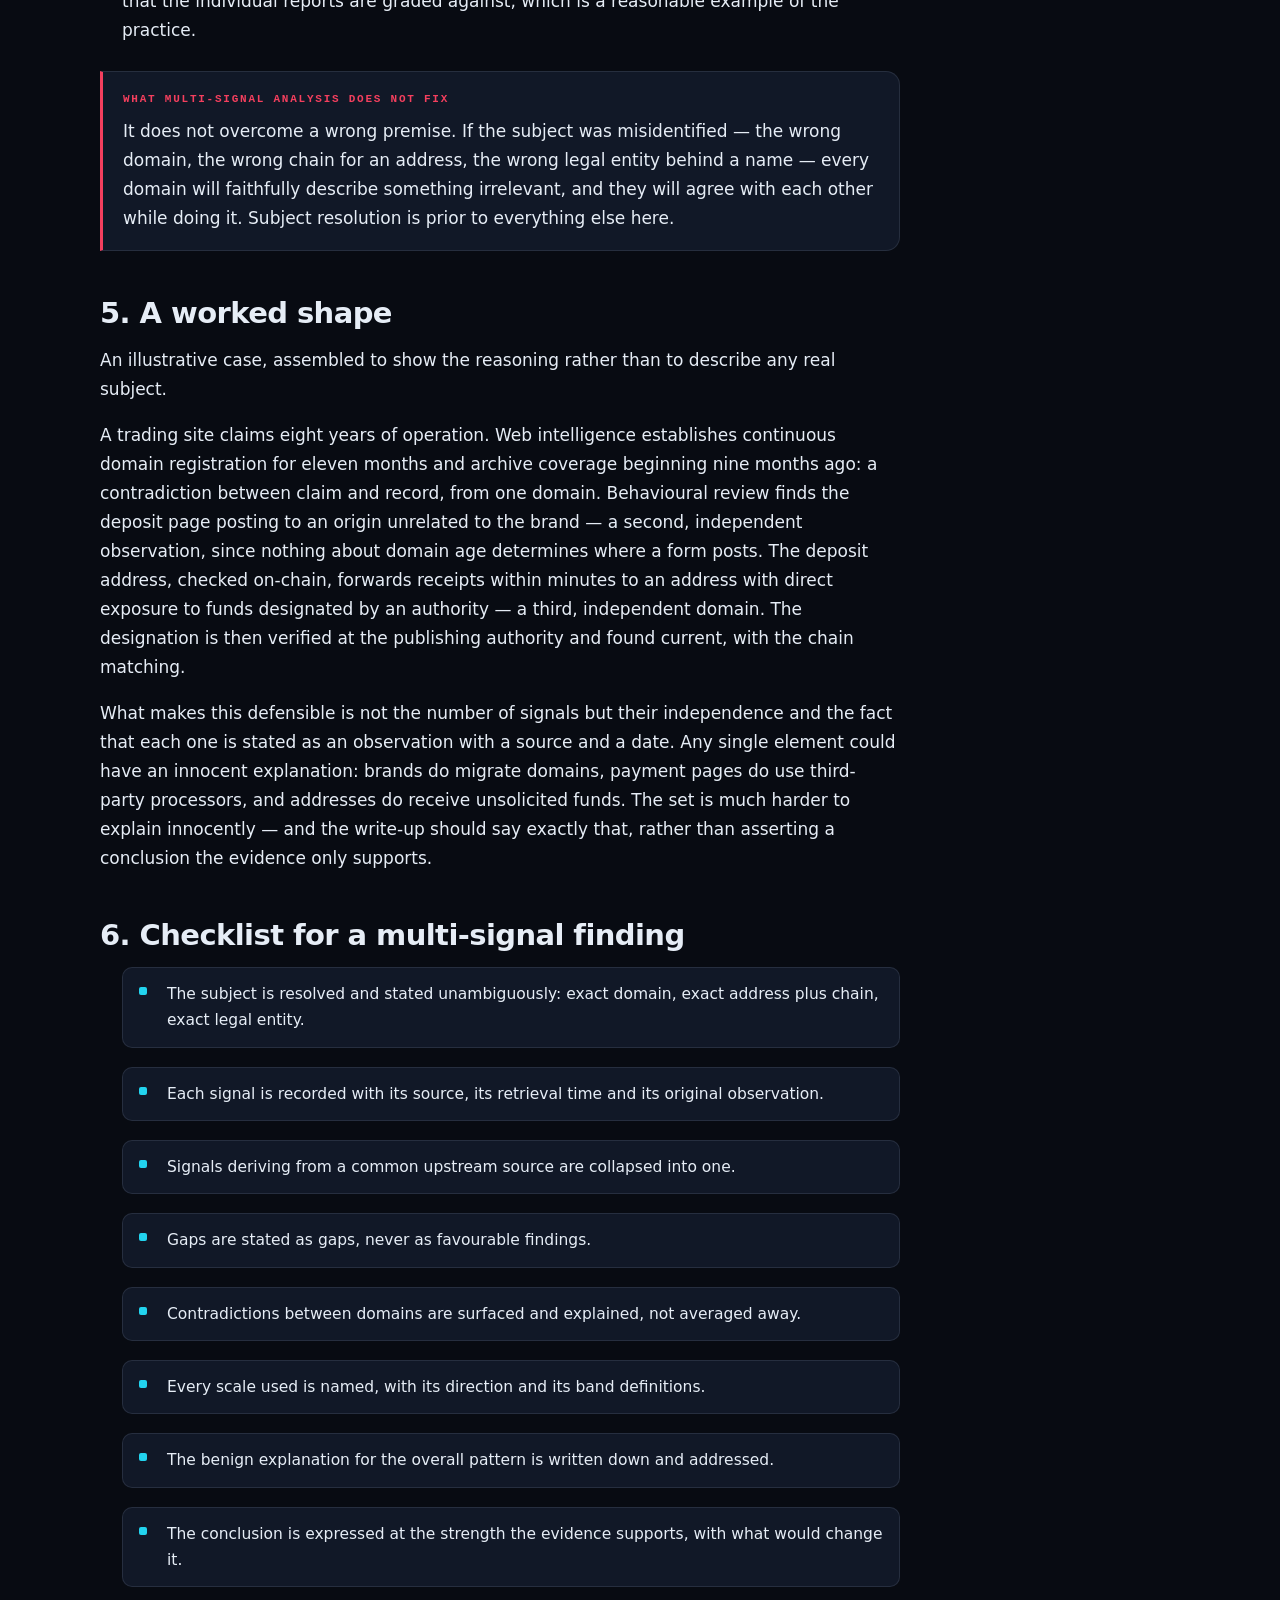
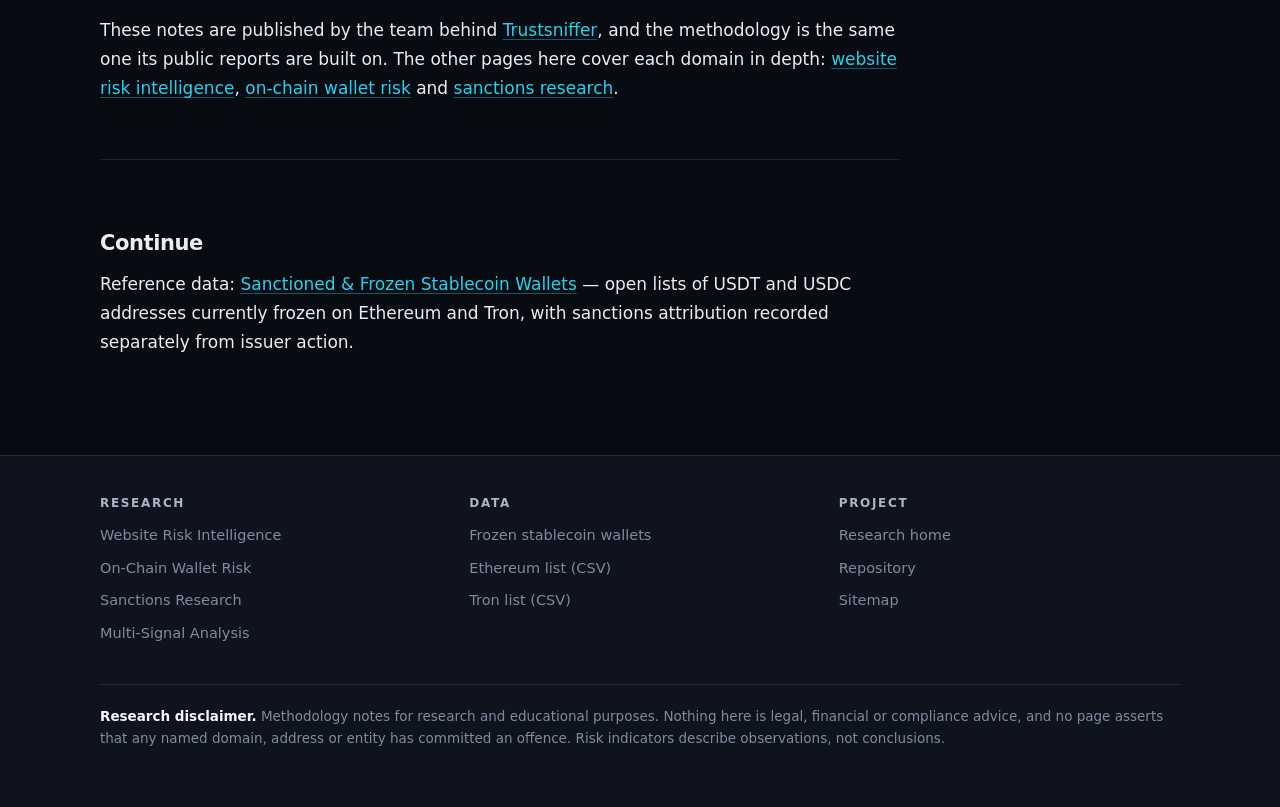
<file: research/multi-signal-risk-analysis.html>
<!DOCTYPE html>
<html lang="en">
<head>
<meta charset="utf-8">
<meta name="viewport" content="width=device-width, initial-scale=1">
<title>Why Multi-Signal Analysis Improves Digital Risk Research</title>
<meta name="description" content="How web intelligence, wallet activity, sanctions data and behavioural signals combine: independence, corroboration, correlated evidence, weighting pitfalls and writing a defensible multi-signal finding.">
<link rel="canonical" href="https://trustsniffer.github.io/trustsniffer-security-research/research/multi-signal-risk-analysis.html">
<meta property="og:type" content="article">
<meta property="og:site_name" content="Trustsniffer Security Research">
<meta property="og:title" content="Why Multi-Signal Analysis Improves Digital Risk Research">
<meta property="og:description" content="How web intelligence, wallet activity, sanctions data and behavioural signals combine — and when apparent corroboration is really one signal counted twice.">
<meta property="og:url" content="https://trustsniffer.github.io/trustsniffer-security-research/research/multi-signal-risk-analysis.html">
<meta name="twitter:card" content="summary_large_image">
<link rel="stylesheet" href="../assets/css/research.css">
<script type="application/ld+json">
{
  "@context": "https://schema.org",
  "@type": "TechArticle",
  "headline": "Why Multi-Signal Analysis Improves Digital Risk Research",
  "description": "How web intelligence, wallet activity, sanctions data and behavioural signals combine: independence, corroboration, correlated evidence, weighting pitfalls and writing a defensible multi-signal finding.",
  "datePublished": "2026-09-14",
  "dateModified": "2026-09-14",
  "inLanguage": "en",
  "author": { "@type": "Organization", "name": "Trustsniffer Security Research", "url": "https://trustsniffer.github.io/trustsniffer-security-research/" },
  "publisher": { "@type": "Organization", "name": "Trustsniffer Security Research", "url": "https://trustsniffer.github.io/trustsniffer-security-research/" },
  "mainEntityOfPage": "https://trustsniffer.github.io/trustsniffer-security-research/research/multi-signal-risk-analysis.html"
}
</script>
</head>
<body>
<a class="skip" href="#main">Skip to content</a>

<header class="site-header">
  <div class="wrap header-row">
    <a class="brand" href="../">
      <svg class="brand-mark" viewBox="0 0 36 36" fill="none" aria-hidden="true">
        <line x1="8" y1="28" x2="18" y2="10" stroke="#38bdf8" stroke-width="1.5" stroke-linecap="round" opacity=".6"/>
        <line x1="18" y1="10" x2="28" y2="28" stroke="#38bdf8" stroke-width="1.5" stroke-linecap="round" opacity=".6"/>
        <line x1="8" y1="28" x2="28" y2="28" stroke="#38bdf8" stroke-width="1.5" stroke-linecap="round" opacity=".6"/>
        <circle cx="18" cy="10" r="3.5" fill="#22d3ee"/>
        <circle cx="8" cy="28" r="3" fill="#22d3ee" opacity=".75"/>
        <circle cx="28" cy="28" r="3" fill="#22d3ee" opacity=".75"/>
      </svg>
      <span class="brand-text">
        <span class="brand-name">Trustsniffer<span> Security Research</span></span>
        <span class="brand-kicker">Open research notes</span>
      </span>
    </a>
    <nav class="site-nav" aria-label="Research sections">
      <ul>
        <li><a href="../">Home</a></li>
        <li><a href="website-risk-intelligence.html">Website Risk</a></li>
        <li><a href="on-chain-wallet-risk.html">Wallet Risk</a></li>
        <li><a href="sanctions-screening-research.html">Sanctions</a></li>
        <li><a href="multi-signal-risk-analysis.html" aria-current="page">Multi-Signal</a></li>
        <li><a href="../data/stablecoin-sanctioned-wallets.html">Datasets</a></li>
      </ul>
    </nav>
  </div>
</header>

<main id="main">
  <div class="wrap">
    <nav class="breadcrumb" aria-label="Breadcrumb"><a href="../">Research</a> → Multi-signal analysis</nav>
  </div>

  <article>
    <header class="article-head">
      <div class="wrap">
        <p class="eyebrow">Methodology</p>
        <h1>Why Multi-Signal Analysis Improves Digital Risk Research</h1>
        <p class="lede">Combining evidence domains improves a conclusion only when the evidence is genuinely
          independent. This note is about how to tell the difference, and how to weigh what you find.</p>
        <p class="article-meta">Published 2026-09-14 · Methodology note · Trustsniffer Security Research</p>
      </div>
    </header>

    <div class="wrap">
      <div class="article-body">
        <p>Every evidence domain in digital risk work has a characteristic blind spot. Web intelligence sees the
          public face of an operation and misses what happens after payment. On-chain analysis sees the money
          and cannot see who moved it or why. Sanctions data identifies designated entities and says nothing
          about the thousands of harmful operators no authority has designated. Behavioural signals catch
          contradictions and generate noise on anything unusual but legitimate.</p>
        <p>Combining them helps for a specific reason: their failure modes are mostly uncorrelated. The
          conditions that make a website look new and thin are unrelated to the conditions that make a wallet
          look like an exchange, which are unrelated to the reasons a name collides with a sanctions record. A
          single innocent circumstance rarely produces all three at once — which is precisely why agreement
          across domains is informative, and why agreement <em>within</em> one domain usually is not.</p>

        <h2>1. Independence is the whole mechanism</h2>
        <p>The value of corroboration comes entirely from independence, and it is easy to lose without noticing.</p>
        <p>Consider a domain flagged by six malware engines. That reads as six confirmations. If five of those
          engines consume the same upstream feed, it is one confirmation reported six times, and the apparent
          weight is an artifact of the plumbing. The same failure appears on-chain when several "different"
          attribution sources are all derived from one public labelling project, and in sanctions work when
          three aggregators are all mirroring the same authority's file.</p>
        <p>The practical test is simple and rarely applied: for each supporting signal, name the original
          observation it derives from. If two signals name the same one, they are one signal.</p>

        <div class="callout">
          <p class="callout-title">Independence test</p>
          <p>Ask what would have to change in the world for each signal to flip. If a single change flips two
            signals, they are not independent — and stacking them inflates confidence rather than earning it.</p>
        </div>

        <h2>2. What each domain contributes</h2>
        <div class="table-scroll">
          <table>
            <caption>Evidence domains, their characteristic strength and their characteristic error</caption>
            <thead>
              <tr><th>Domain</th><th>Answers well</th><th>Fails at</th><th>Typical false positive</th></tr>
            </thead>
            <tbody>
              <tr><td>Web intelligence</td><td>Who presents this operation, since when, on what infrastructure</td><td>Anything post-transaction</td><td>New but legitimate business; shared hosting</td></tr>
              <tr><td>On-chain activity</td><td>Where value moved, in what proportion, to what kind of address</td><td>Identity and intent</td><td>Unsolicited inbound transfers; high-degree service addresses</td></tr>
              <tr><td>Sanctions data</td><td>Whether an authority designated this exact entity or address</td><td>Undesignated harm; ownership structures</td><td>Name collision without discriminators</td></tr>
              <tr><td>Behavioural signals</td><td>Contradictions between claim and conduct</td><td>Operations that make no verifiable claims</td><td>Third-party widgets; bot-protection interstitials</td></tr>
              <tr><td>Reputation feeds</td><td>Whether someone has already investigated</td><td>Anything newer than the feed</td><td>Stale listing after remediation</td></tr>
            </tbody>
          </table>
        </div>
        <p>Read across the last two columns. A finding that rests on one domain inherits that row's error mode
          wholesale. A finding supported by two domains whose errors are unrelated is substantially harder to
          produce by accident.</p>

        <h2>3. Corroboration, contradiction, and the case that matters most</h2>
        <p>Three outcomes are possible when domains are compared, and the third is the one that separates
          research from box-ticking.</p>
        <ul>
          <li><strong>Agreement.</strong> Independent domains point the same way. Confidence rises — but only
            to the extent that the independence test actually passed.</li>
          <li><strong>Silence.</strong> One domain has nothing to say. This is not evidence of innocence; a
            wallet with no history is a wallet with no history, and reporting it as "clean" is a category error.</li>
          <li><strong>Contradiction.</strong> A well-established site with a long, consistent operating history
            and an address with direct exposure to designated funds. This is the most informative outcome and
            the one most often smoothed away by averaging into a single number. Contradiction usually means one
            of the readings is wrong, and finding out which is the investigation.</li>
        </ul>

        <h2>4. Weighting pitfalls</h2>
        <p>Combining signals into a score is where sound evidence gets quietly destroyed.</p>
        <ul>
          <li><strong>Averaging hides the outlier.</strong> One decisive indicator plus nine neutral ones
            averages to unremarkable. Severe, well-evidenced findings need a path that does not dilute.</li>
          <li><strong>Counting rewards verbosity.</strong> A system that adds a point per triggered rule scores
            whichever subject has the most rules written about it, not the riskiest one.</li>
          <li><strong>Missing data must not read as good news.</strong> If a provider is down or a fetch was
            blocked, the honest output is reduced confidence and a stated gap, never a favourable default.
            This is the single most consequential fail-safe in the whole design.</li>
          <li><strong>Scale direction must be explicit.</strong> Website trust scores and wallet risk scores
            typically run in opposite directions — high is good in one, high is bad in the other. Mixing them
            in one presentation without saying so produces exactly inverted readings.</li>
          <li><strong>Bands need one definition.</strong> If two pages describe the same score with different
            thresholds, the number means nothing. Publishing the bands, once, is the cheapest integrity control
            available; the <a href="https://trustsniffer.com/stats">Trustsniffer Risk Index</a> publishes the
            aggregate distribution that the individual reports are graded against, which is a reasonable
            example of the practice.</li>
        </ul>

        <div class="callout is-limit">
          <p class="callout-title">What multi-signal analysis does not fix</p>
          <p>It does not overcome a wrong premise. If the subject was misidentified — the wrong domain, the
            wrong chain for an address, the wrong legal entity behind a name — every domain will faithfully
            describe something irrelevant, and they will agree with each other while doing it. Subject
            resolution is prior to everything else here.</p>
        </div>

        <h2>5. A worked shape</h2>
        <p>An illustrative case, assembled to show the reasoning rather than to describe any real subject.</p>
        <p>A trading site claims eight years of operation. Web intelligence establishes continuous domain
          registration for eleven months and archive coverage beginning nine months ago: a contradiction between
          claim and record, from one domain. Behavioural review finds the deposit page posting to an origin
          unrelated to the brand — a second, independent observation, since nothing about domain age determines
          where a form posts. The deposit address, checked on-chain, forwards receipts within minutes to an
          address with direct exposure to funds designated by an authority — a third, independent domain. The
          designation is then verified at the publishing authority and found current, with the chain matching.</p>
        <p>What makes this defensible is not the number of signals but their independence and the fact that each
          one is stated as an observation with a source and a date. Any single element could have an innocent
          explanation: brands do migrate domains, payment pages do use third-party processors, and addresses do
          receive unsolicited funds. The set is much harder to explain innocently — and the write-up should say
          exactly that, rather than asserting a conclusion the evidence only supports.</p>

        <h2>6. Checklist for a multi-signal finding</h2>
        <ul class="checklist">
          <li>The subject is resolved and stated unambiguously: exact domain, exact address plus chain, exact
            legal entity.</li>
          <li>Each signal is recorded with its source, its retrieval time and its original observation.</li>
          <li>Signals deriving from a common upstream source are collapsed into one.</li>
          <li>Gaps are stated as gaps, never as favourable findings.</li>
          <li>Contradictions between domains are surfaced and explained, not averaged away.</li>
          <li>Every scale used is named, with its direction and its band definitions.</li>
          <li>The benign explanation for the overall pattern is written down and addressed.</li>
          <li>The conclusion is expressed at the strength the evidence supports, with what would change it.</li>
        </ul>
        <p>These notes are published by the team behind <a href="https://trustsniffer.com/">Trustsniffer</a>,
          and the methodology is the same one its public reports are built on. The other pages here cover each
          domain in depth: <a href="website-risk-intelligence.html">website risk intelligence</a>,
          <a href="on-chain-wallet-risk.html">on-chain wallet risk</a> and
          <a href="sanctions-screening-research.html">sanctions research</a>.</p>
      </div>

      <div class="related article-body">
        <h2>Continue</h2>
        <p>Reference data: <a href="../data/stablecoin-sanctioned-wallets.html">Sanctioned &amp; Frozen
          Stablecoin Wallets</a> — open lists of USDT and USDC addresses currently frozen on Ethereum and
          Tron, with sanctions attribution recorded separately from issuer action.</p>
      </div>
    </div>
  </article>
</main>

<footer class="site-footer">
  <div class="wrap">
    <div class="footer-grid">
      <div>
        <h2>Research</h2>
        <ul>
          <li><a href="website-risk-intelligence.html">Website Risk Intelligence</a></li>
          <li><a href="on-chain-wallet-risk.html">On-Chain Wallet Risk</a></li>
          <li><a href="sanctions-screening-research.html">Sanctions Research</a></li>
          <li><a href="multi-signal-risk-analysis.html">Multi-Signal Analysis</a></li>
        </ul>
      </div>
      <div>
        <h2>Data</h2>
        <ul>
          <li><a href="../data/stablecoin-sanctioned-wallets.html">Frozen stablecoin wallets</a></li>
          <li><a href="../data/sanctioned-wallets-ethereum.csv">Ethereum list (CSV)</a></li>
          <li><a href="../data/sanctioned-wallets-tron.csv">Tron list (CSV)</a></li>
        </ul>
      </div>
      <div>
        <h2>Project</h2>
        <ul>
          <li><a href="../">Research home</a></li>
          <li><a href="https://github.com/trustsniffer/trustsniffer-security-research">Repository</a></li>
          <li><a href="../sitemap.xml">Sitemap</a></li>
        </ul>
      </div>
    </div>
    <p class="footer-note"><strong>Research disclaimer.</strong> Methodology notes for research and educational
      purposes. Nothing here is legal, financial or compliance advice, and no page asserts that any named
      domain, address or entity has committed an offence. Risk indicators describe observations, not
      conclusions.</p>
  </div>
</footer>
</body>
</html>
</file>
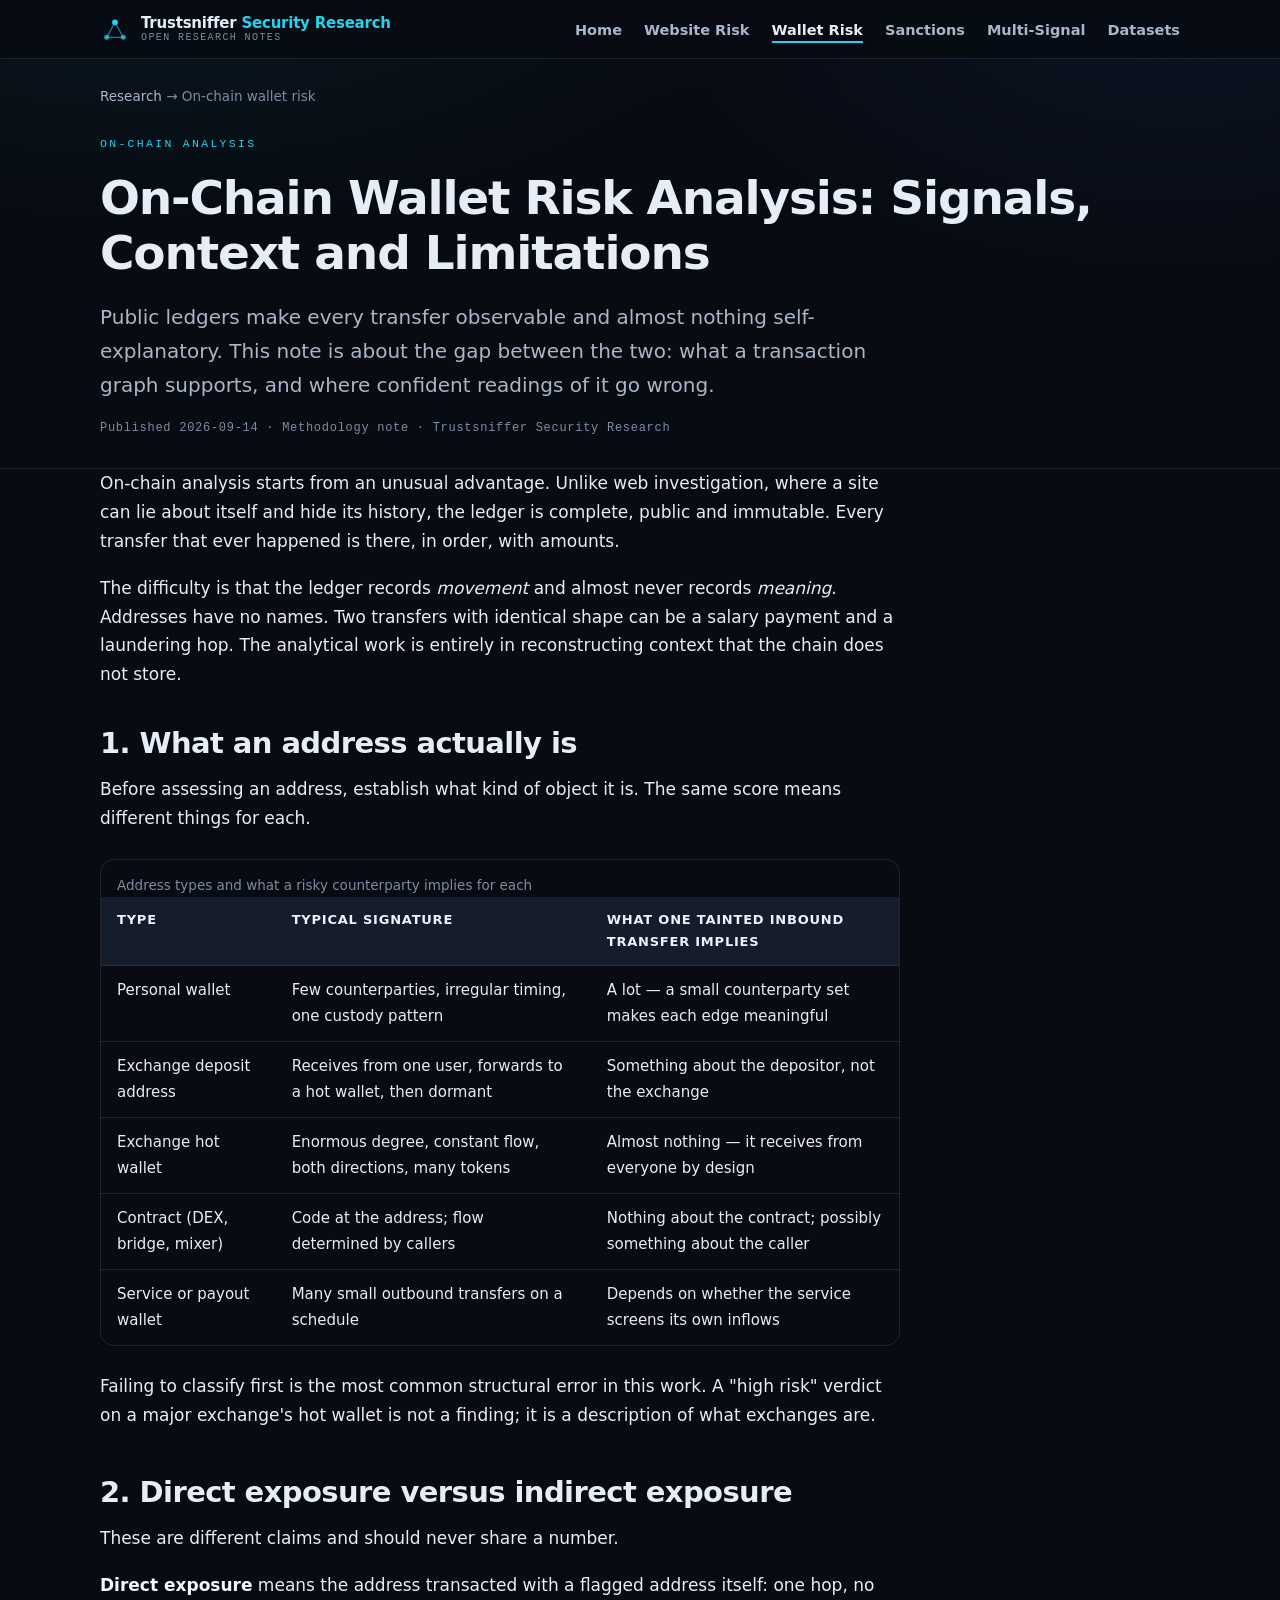
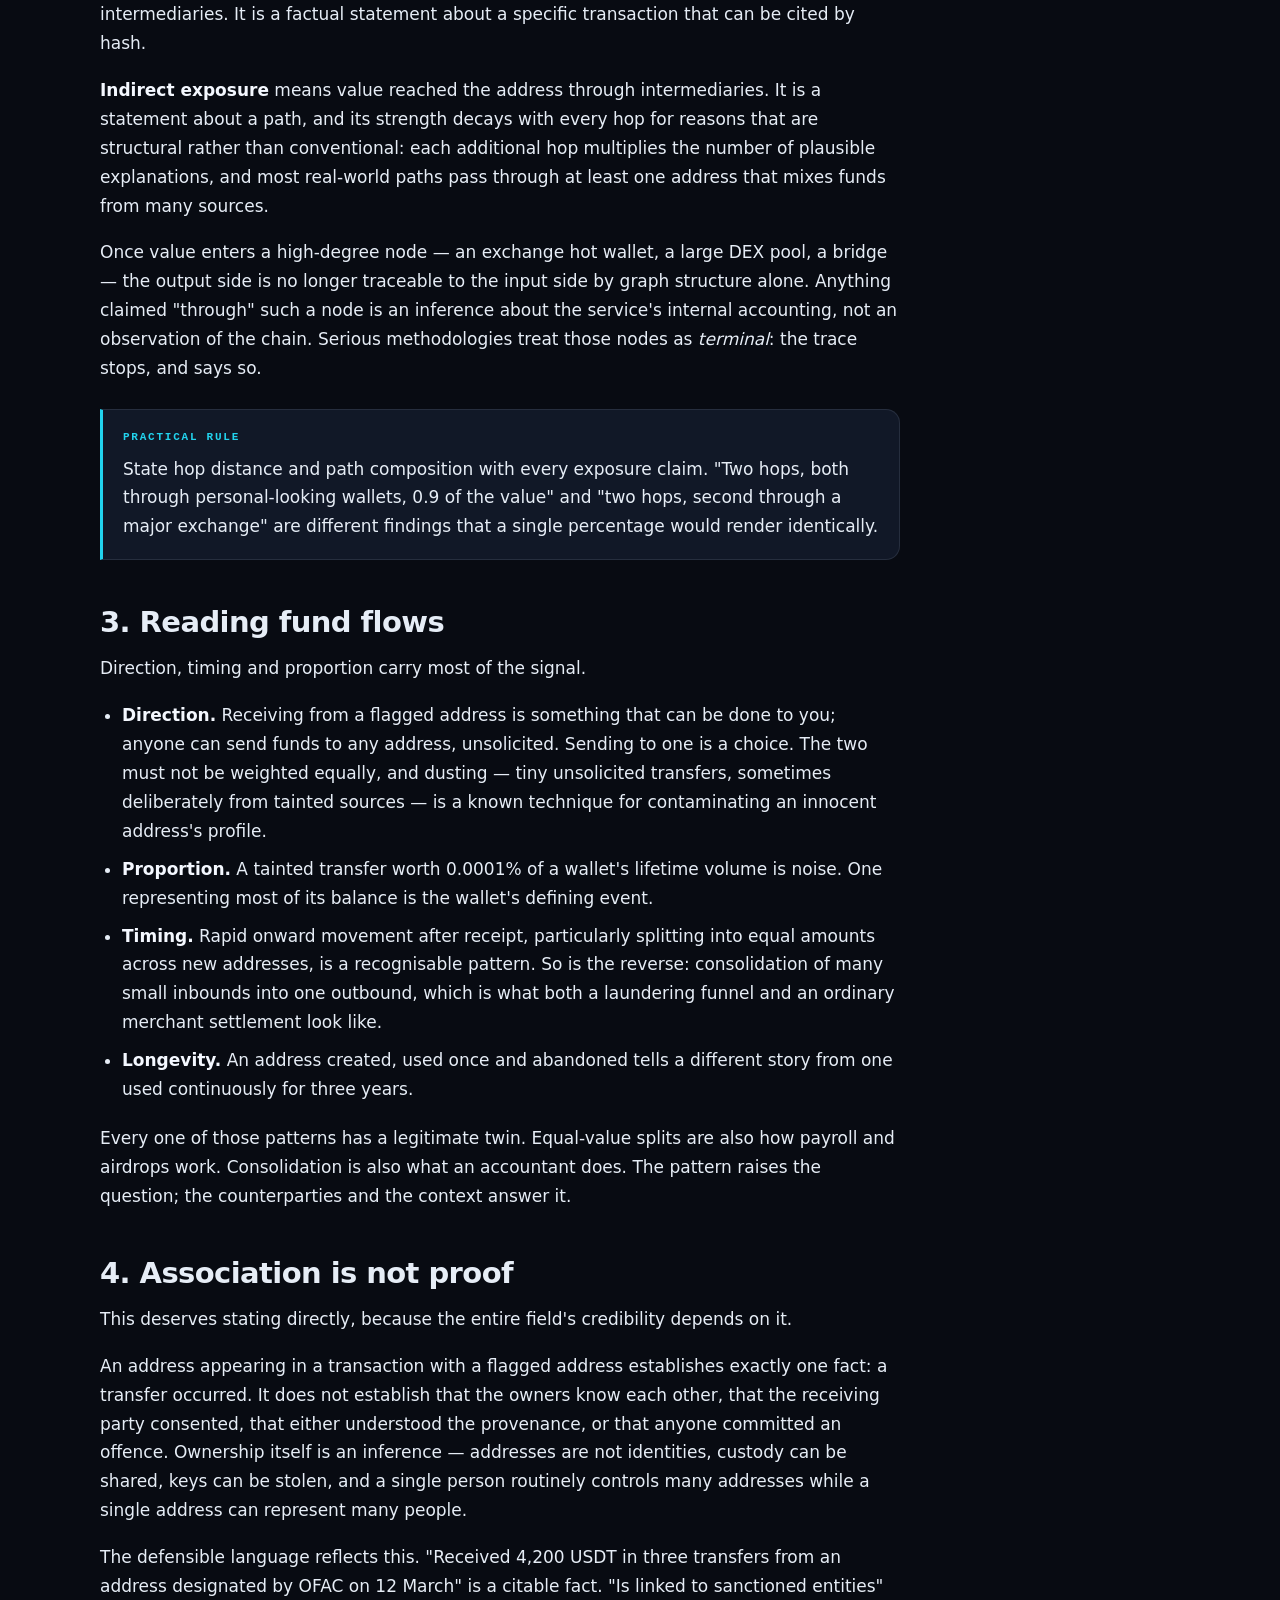
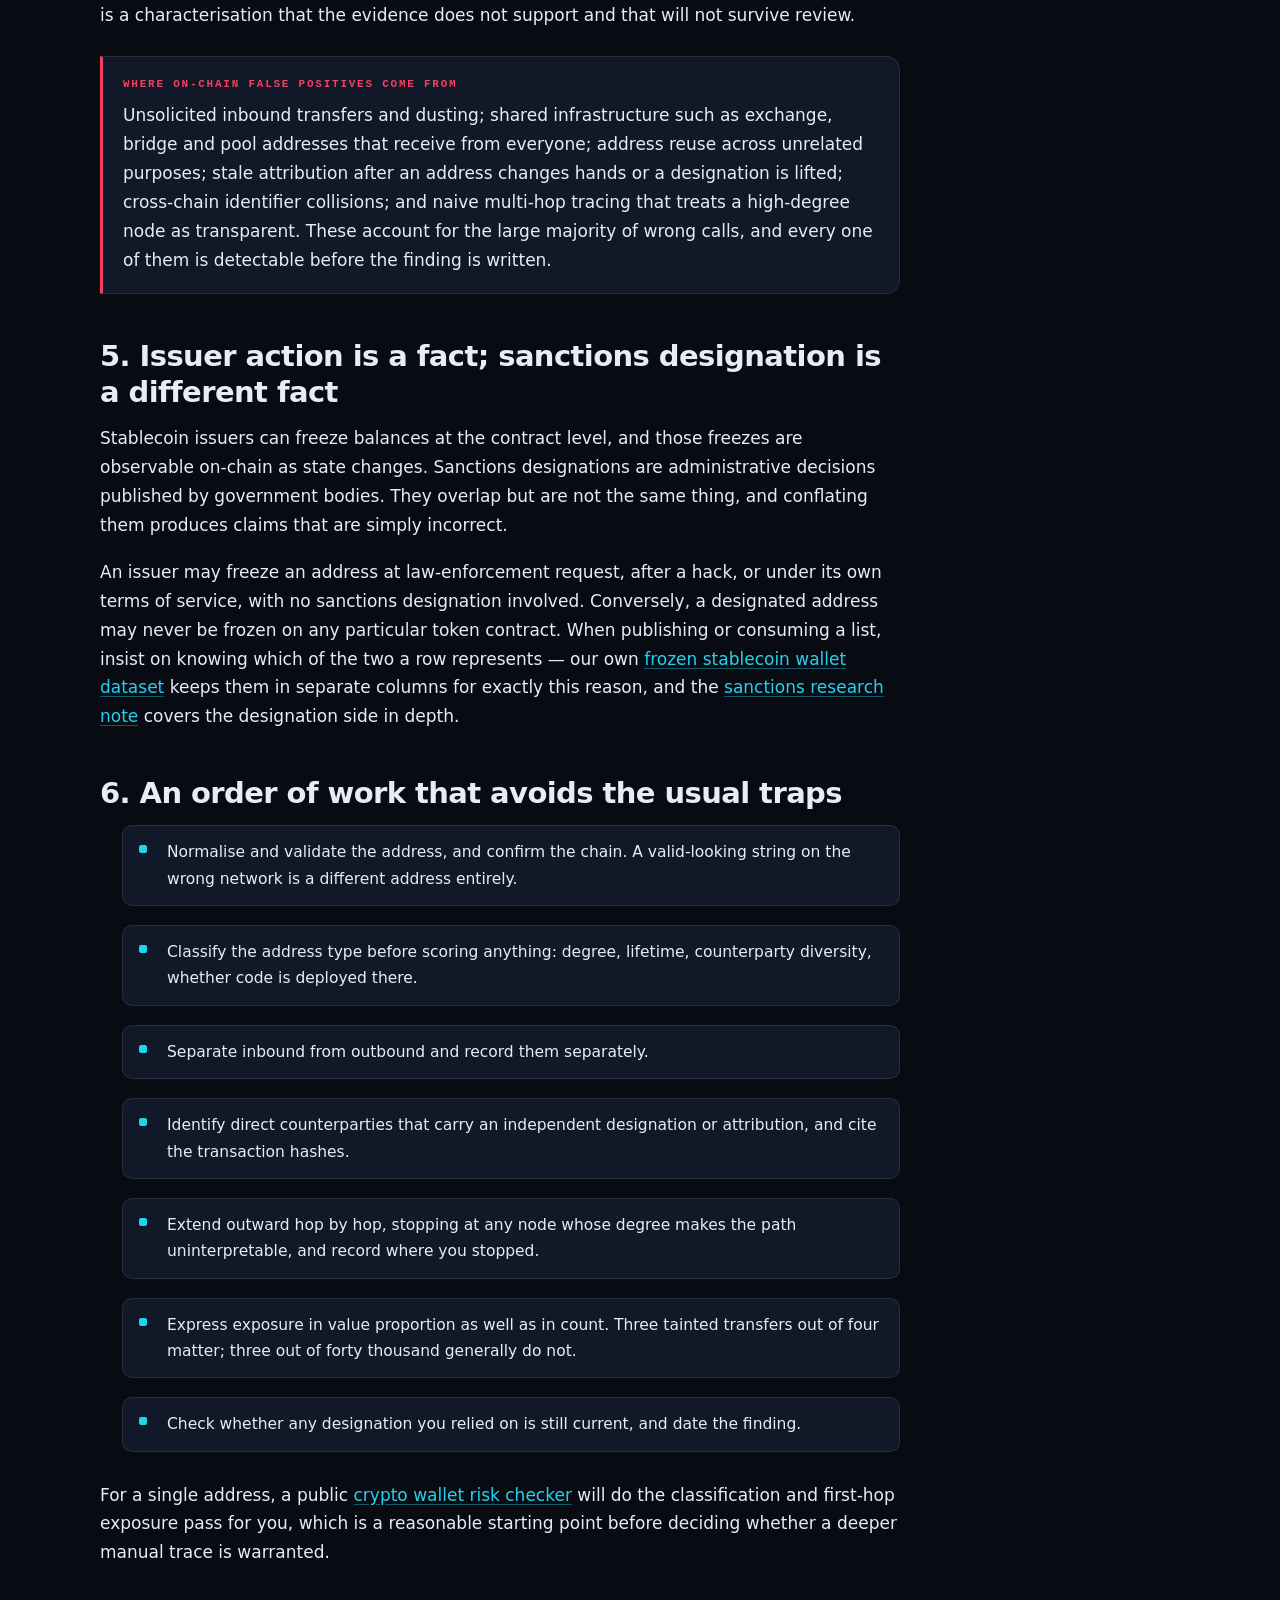
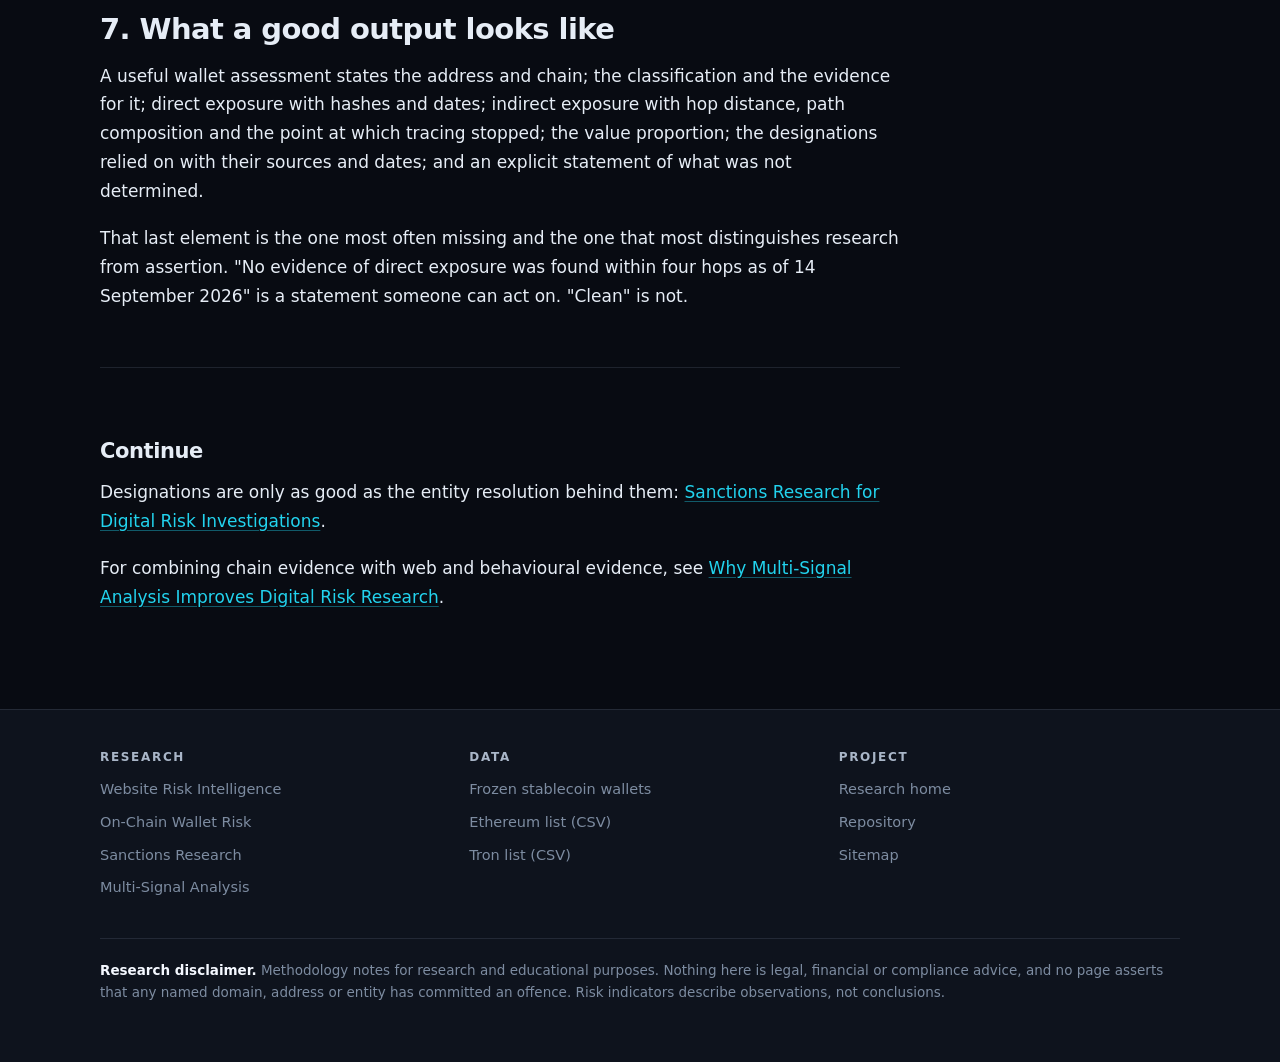
<file: research/on-chain-wallet-risk.html>
<!DOCTYPE html>
<html lang="en">
<head>
<meta charset="utf-8">
<meta name="viewport" content="width=device-width, initial-scale=1">
<title>On-Chain Wallet Risk Analysis: Signals, Context and Limitations</title>
<meta name="description" content="How wallet exposure is assessed on public blockchains: direct versus indirect exposure, hop distance, fund-flow interpretation, why association is not proof, and where on-chain false positives come from.">
<link rel="canonical" href="https://trustsniffer.github.io/trustsniffer-security-research/research/on-chain-wallet-risk.html">
<meta property="og:type" content="article">
<meta property="og:site_name" content="Trustsniffer Security Research">
<meta property="og:title" content="On-Chain Wallet Risk Analysis: Signals, Context and Limitations">
<meta property="og:description" content="Direct versus indirect exposure, hop distance, fund-flow interpretation, why association is not proof, and where on-chain false positives come from.">
<meta property="og:url" content="https://trustsniffer.github.io/trustsniffer-security-research/research/on-chain-wallet-risk.html">
<meta name="twitter:card" content="summary_large_image">
<link rel="stylesheet" href="../assets/css/research.css">
<script type="application/ld+json">
{
  "@context": "https://schema.org",
  "@type": "TechArticle",
  "headline": "On-Chain Wallet Risk Analysis: Signals, Context and Limitations",
  "description": "How wallet exposure is assessed on public blockchains: direct versus indirect exposure, hop distance, fund-flow interpretation, why association is not proof, and where on-chain false positives come from.",
  "datePublished": "2026-09-14",
  "dateModified": "2026-09-14",
  "inLanguage": "en",
  "author": { "@type": "Organization", "name": "Trustsniffer Security Research", "url": "https://trustsniffer.github.io/trustsniffer-security-research/" },
  "publisher": { "@type": "Organization", "name": "Trustsniffer Security Research", "url": "https://trustsniffer.github.io/trustsniffer-security-research/" },
  "mainEntityOfPage": "https://trustsniffer.github.io/trustsniffer-security-research/research/on-chain-wallet-risk.html"
}
</script>
</head>
<body>
<a class="skip" href="#main">Skip to content</a>

<header class="site-header">
  <div class="wrap header-row">
    <a class="brand" href="../">
      <svg class="brand-mark" viewBox="0 0 36 36" fill="none" aria-hidden="true">
        <line x1="8" y1="28" x2="18" y2="10" stroke="#38bdf8" stroke-width="1.5" stroke-linecap="round" opacity=".6"/>
        <line x1="18" y1="10" x2="28" y2="28" stroke="#38bdf8" stroke-width="1.5" stroke-linecap="round" opacity=".6"/>
        <line x1="8" y1="28" x2="28" y2="28" stroke="#38bdf8" stroke-width="1.5" stroke-linecap="round" opacity=".6"/>
        <circle cx="18" cy="10" r="3.5" fill="#22d3ee"/>
        <circle cx="8" cy="28" r="3" fill="#22d3ee" opacity=".75"/>
        <circle cx="28" cy="28" r="3" fill="#22d3ee" opacity=".75"/>
      </svg>
      <span class="brand-text">
        <span class="brand-name">Trustsniffer<span> Security Research</span></span>
        <span class="brand-kicker">Open research notes</span>
      </span>
    </a>
    <nav class="site-nav" aria-label="Research sections">
      <ul>
        <li><a href="../">Home</a></li>
        <li><a href="website-risk-intelligence.html">Website Risk</a></li>
        <li><a href="on-chain-wallet-risk.html" aria-current="page">Wallet Risk</a></li>
        <li><a href="sanctions-screening-research.html">Sanctions</a></li>
        <li><a href="multi-signal-risk-analysis.html">Multi-Signal</a></li>
        <li><a href="../data/stablecoin-sanctioned-wallets.html">Datasets</a></li>
      </ul>
    </nav>
  </div>
</header>

<main id="main">
  <div class="wrap">
    <nav class="breadcrumb" aria-label="Breadcrumb"><a href="../">Research</a> → On-chain wallet risk</nav>
  </div>

  <article>
    <header class="article-head">
      <div class="wrap">
        <p class="eyebrow">On-chain analysis</p>
        <h1>On-Chain Wallet Risk Analysis: Signals, Context and Limitations</h1>
        <p class="lede">Public ledgers make every transfer observable and almost nothing self-explanatory. This
          note is about the gap between the two: what a transaction graph supports, and where confident
          readings of it go wrong.</p>
        <p class="article-meta">Published 2026-09-14 · Methodology note · Trustsniffer Security Research</p>
      </div>
    </header>

    <div class="wrap">
      <div class="article-body">
        <p>On-chain analysis starts from an unusual advantage. Unlike web investigation, where a site can lie
          about itself and hide its history, the ledger is complete, public and immutable. Every transfer that
          ever happened is there, in order, with amounts.</p>
        <p>The difficulty is that the ledger records <em>movement</em> and almost never records <em>meaning</em>.
          Addresses have no names. Two transfers with identical shape can be a salary payment and a laundering
          hop. The analytical work is entirely in reconstructing context that the chain does not store.</p>

        <h2>1. What an address actually is</h2>
        <p>Before assessing an address, establish what kind of object it is. The same score means different
          things for each.</p>
        <div class="table-scroll">
          <table>
            <caption>Address types and what a risky counterparty implies for each</caption>
            <thead>
              <tr><th>Type</th><th>Typical signature</th><th>What one tainted inbound transfer implies</th></tr>
            </thead>
            <tbody>
              <tr><td>Personal wallet</td><td>Few counterparties, irregular timing, one custody pattern</td><td>A lot — a small counterparty set makes each edge meaningful</td></tr>
              <tr><td>Exchange deposit address</td><td>Receives from one user, forwards to a hot wallet, then dormant</td><td>Something about the depositor, not the exchange</td></tr>
              <tr><td>Exchange hot wallet</td><td>Enormous degree, constant flow, both directions, many tokens</td><td>Almost nothing — it receives from everyone by design</td></tr>
              <tr><td>Contract (DEX, bridge, mixer)</td><td>Code at the address; flow determined by callers</td><td>Nothing about the contract; possibly something about the caller</td></tr>
              <tr><td>Service or payout wallet</td><td>Many small outbound transfers on a schedule</td><td>Depends on whether the service screens its own inflows</td></tr>
            </tbody>
          </table>
        </div>
        <p>Failing to classify first is the most common structural error in this work. A "high risk" verdict on
          a major exchange's hot wallet is not a finding; it is a description of what exchanges are.</p>

        <h2>2. Direct exposure versus indirect exposure</h2>
        <p>These are different claims and should never share a number.</p>
        <p><strong>Direct exposure</strong> means the address transacted with a flagged address itself: one hop,
          no intermediaries. It is a factual statement about a specific transaction that can be cited by hash.</p>
        <p><strong>Indirect exposure</strong> means value reached the address through intermediaries. It is a
          statement about a path, and its strength decays with every hop for reasons that are structural rather
          than conventional: each additional hop multiplies the number of plausible explanations, and most
          real-world paths pass through at least one address that mixes funds from many sources.</p>
        <p>Once value enters a high-degree node — an exchange hot wallet, a large DEX pool, a bridge — the
          output side is no longer traceable to the input side by graph structure alone. Anything claimed
          "through" such a node is an inference about the service's internal accounting, not an observation of
          the chain. Serious methodologies treat those nodes as <em>terminal</em>: the trace stops, and says so.</p>

        <div class="callout">
          <p class="callout-title">Practical rule</p>
          <p>State hop distance and path composition with every exposure claim. "Two hops, both through
            personal-looking wallets, 0.9 of the value" and "two hops, second through a major exchange" are
            different findings that a single percentage would render identically.</p>
        </div>

        <h2>3. Reading fund flows</h2>
        <p>Direction, timing and proportion carry most of the signal.</p>
        <ul>
          <li><strong>Direction.</strong> Receiving from a flagged address is something that can be done to you;
            anyone can send funds to any address, unsolicited. Sending to one is a choice. The two must not be
            weighted equally, and dusting — tiny unsolicited transfers, sometimes deliberately from tainted
            sources — is a known technique for contaminating an innocent address's profile.</li>
          <li><strong>Proportion.</strong> A tainted transfer worth 0.0001% of a wallet's lifetime volume is
            noise. One representing most of its balance is the wallet's defining event.</li>
          <li><strong>Timing.</strong> Rapid onward movement after receipt, particularly splitting into equal
            amounts across new addresses, is a recognisable pattern. So is the reverse: consolidation of many
            small inbounds into one outbound, which is what both a laundering funnel and an ordinary merchant
            settlement look like.</li>
          <li><strong>Longevity.</strong> An address created, used once and abandoned tells a different story
            from one used continuously for three years.</li>
        </ul>
        <p>Every one of those patterns has a legitimate twin. Equal-value splits are also how payroll and
          airdrops work. Consolidation is also what an accountant does. The pattern raises the question; the
          counterparties and the context answer it.</p>

        <h2>4. Association is not proof</h2>
        <p>This deserves stating directly, because the entire field's credibility depends on it.</p>
        <p>An address appearing in a transaction with a flagged address establishes exactly one fact: a transfer
          occurred. It does not establish that the owners know each other, that the receiving party consented,
          that either understood the provenance, or that anyone committed an offence. Ownership itself is an
          inference — addresses are not identities, custody can be shared, keys can be stolen, and a single
          person routinely controls many addresses while a single address can represent many people.</p>
        <p>The defensible language reflects this. "Received 4,200 USDT in three transfers from an address
          designated by OFAC on 12 March" is a citable fact. "Is linked to sanctioned entities" is a
          characterisation that the evidence does not support and that will not survive review.</p>

        <div class="callout is-limit">
          <p class="callout-title">Where on-chain false positives come from</p>
          <p>Unsolicited inbound transfers and dusting; shared infrastructure such as exchange, bridge and
            pool addresses that receive from everyone; address reuse across unrelated purposes; stale
            attribution after an address changes hands or a designation is lifted; cross-chain identifier
            collisions; and naive multi-hop tracing that treats a high-degree node as transparent. These
            account for the large majority of wrong calls, and every one of them is detectable before the
            finding is written.</p>
        </div>

        <h2>5. Issuer action is a fact; sanctions designation is a different fact</h2>
        <p>Stablecoin issuers can freeze balances at the contract level, and those freezes are observable
          on-chain as state changes. Sanctions designations are administrative decisions published by
          government bodies. They overlap but are not the same thing, and conflating them produces claims that
          are simply incorrect.</p>
        <p>An issuer may freeze an address at law-enforcement request, after a hack, or under its own terms of
          service, with no sanctions designation involved. Conversely, a designated address may never be frozen
          on any particular token contract. When publishing or consuming a list, insist on knowing which of the
          two a row represents — our own
          <a href="../data/stablecoin-sanctioned-wallets.html">frozen stablecoin wallet dataset</a> keeps them
          in separate columns for exactly this reason, and the
          <a href="sanctions-screening-research.html">sanctions research note</a> covers the designation side
          in depth.</p>

        <h2>6. An order of work that avoids the usual traps</h2>
        <ul class="checklist">
          <li>Normalise and validate the address, and confirm the chain. A valid-looking string on the wrong
            network is a different address entirely.</li>
          <li>Classify the address type before scoring anything: degree, lifetime, counterparty diversity,
            whether code is deployed there.</li>
          <li>Separate inbound from outbound and record them separately.</li>
          <li>Identify direct counterparties that carry an independent designation or attribution, and cite the
            transaction hashes.</li>
          <li>Extend outward hop by hop, stopping at any node whose degree makes the path uninterpretable, and
            record where you stopped.</li>
          <li>Express exposure in value proportion as well as in count. Three tainted transfers out of four
            matter; three out of forty thousand generally do not.</li>
          <li>Check whether any designation you relied on is still current, and date the finding.</li>
        </ul>
        <p>For a single address, a public <a href="https://trustsniffer.com/on-chain-risk">crypto wallet risk
          checker</a> will do the classification and first-hop exposure pass for you, which is a reasonable
          starting point before deciding whether a deeper manual trace is warranted.</p>

        <h2>7. What a good output looks like</h2>
        <p>A useful wallet assessment states the address and chain; the classification and the evidence for it;
          direct exposure with hashes and dates; indirect exposure with hop distance, path composition and the
          point at which tracing stopped; the value proportion; the designations relied on with their sources
          and dates; and an explicit statement of what was not determined.</p>
        <p>That last element is the one most often missing and the one that most distinguishes research from
          assertion. "No evidence of direct exposure was found within four hops as of 14 September 2026" is a
          statement someone can act on. "Clean" is not.</p>
      </div>

      <div class="related article-body">
        <h2>Continue</h2>
        <p>Designations are only as good as the entity resolution behind them:
          <a href="sanctions-screening-research.html">Sanctions Research for Digital Risk Investigations</a>.</p>
        <p>For combining chain evidence with web and behavioural evidence, see
          <a href="multi-signal-risk-analysis.html">Why Multi-Signal Analysis Improves Digital Risk Research</a>.</p>
      </div>
    </div>
  </article>
</main>

<footer class="site-footer">
  <div class="wrap">
    <div class="footer-grid">
      <div>
        <h2>Research</h2>
        <ul>
          <li><a href="website-risk-intelligence.html">Website Risk Intelligence</a></li>
          <li><a href="on-chain-wallet-risk.html">On-Chain Wallet Risk</a></li>
          <li><a href="sanctions-screening-research.html">Sanctions Research</a></li>
          <li><a href="multi-signal-risk-analysis.html">Multi-Signal Analysis</a></li>
        </ul>
      </div>
      <div>
        <h2>Data</h2>
        <ul>
          <li><a href="../data/stablecoin-sanctioned-wallets.html">Frozen stablecoin wallets</a></li>
          <li><a href="../data/sanctioned-wallets-ethereum.csv">Ethereum list (CSV)</a></li>
          <li><a href="../data/sanctioned-wallets-tron.csv">Tron list (CSV)</a></li>
        </ul>
      </div>
      <div>
        <h2>Project</h2>
        <ul>
          <li><a href="../">Research home</a></li>
          <li><a href="https://github.com/trustsniffer/trustsniffer-security-research">Repository</a></li>
          <li><a href="../sitemap.xml">Sitemap</a></li>
        </ul>
      </div>
    </div>
    <p class="footer-note"><strong>Research disclaimer.</strong> Methodology notes for research and educational
      purposes. Nothing here is legal, financial or compliance advice, and no page asserts that any named
      domain, address or entity has committed an offence. Risk indicators describe observations, not
      conclusions.</p>
  </div>
</footer>
</body>
</html>
</file>
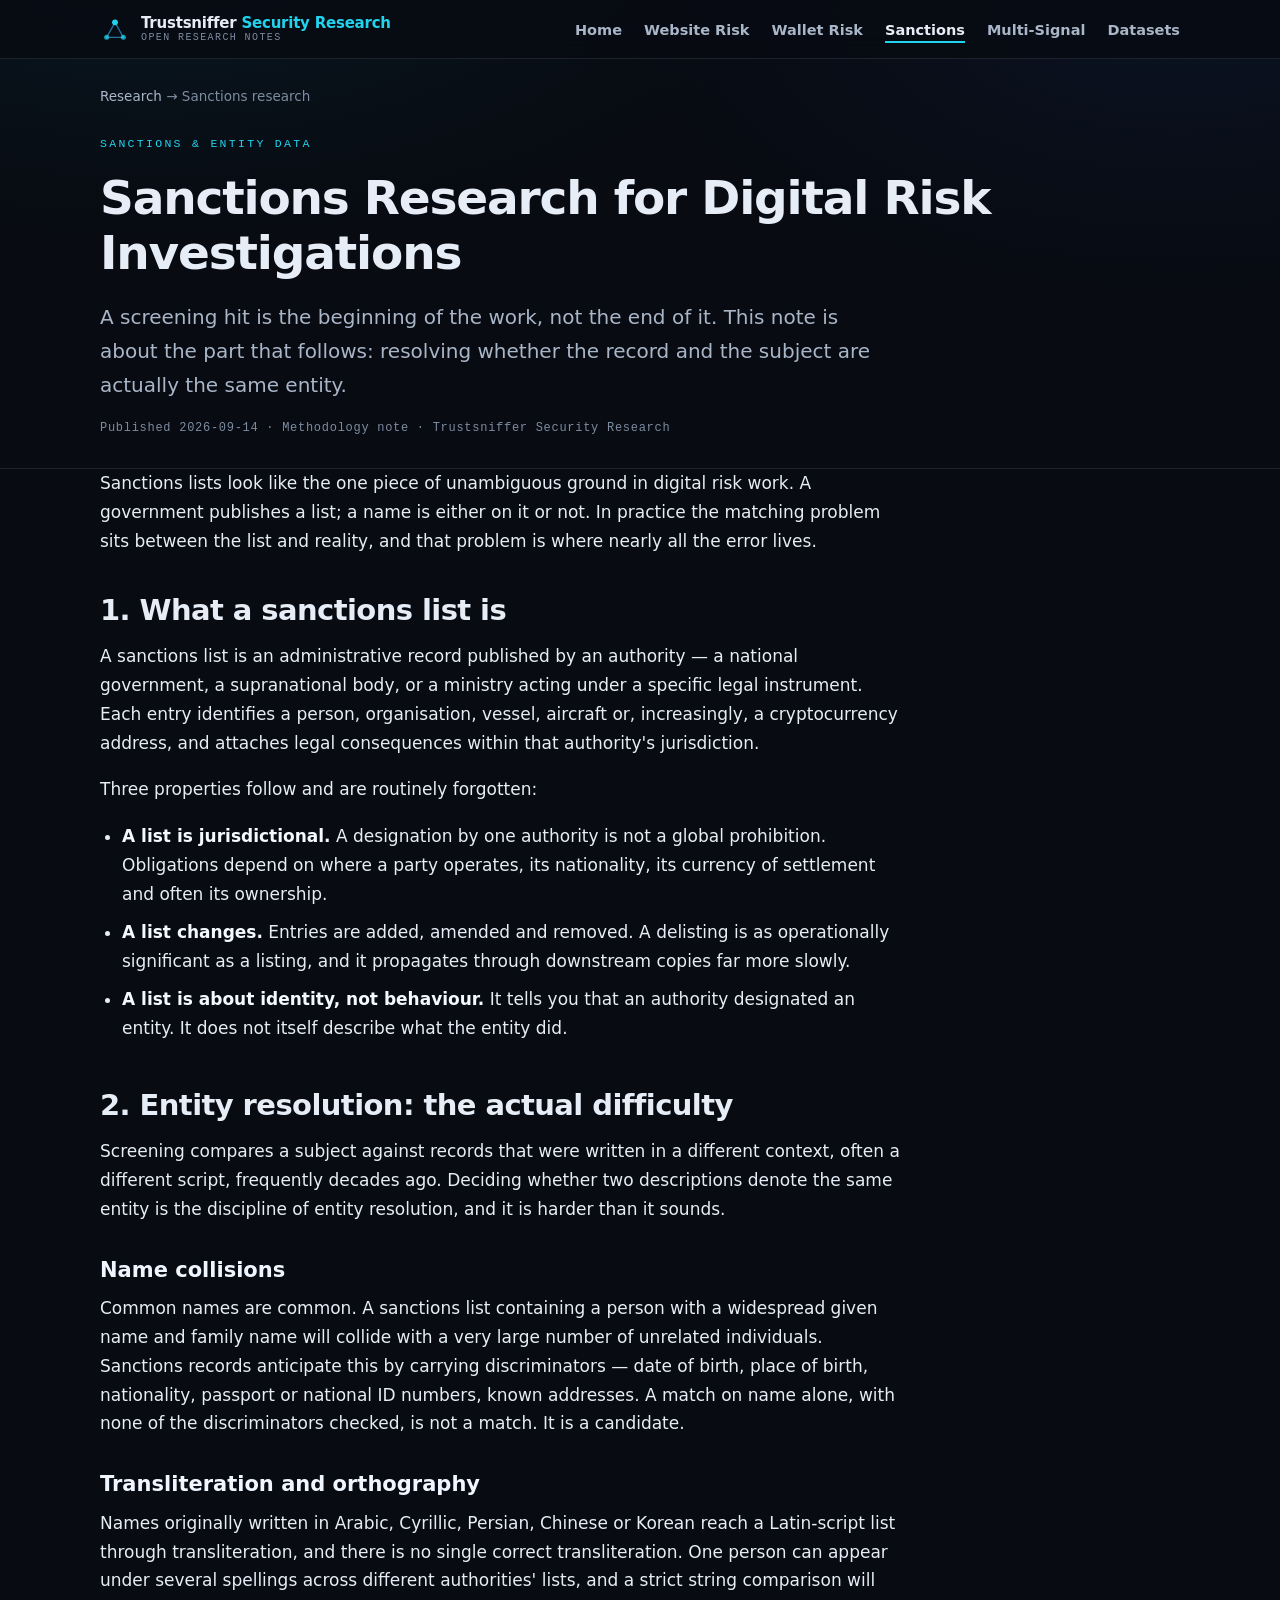
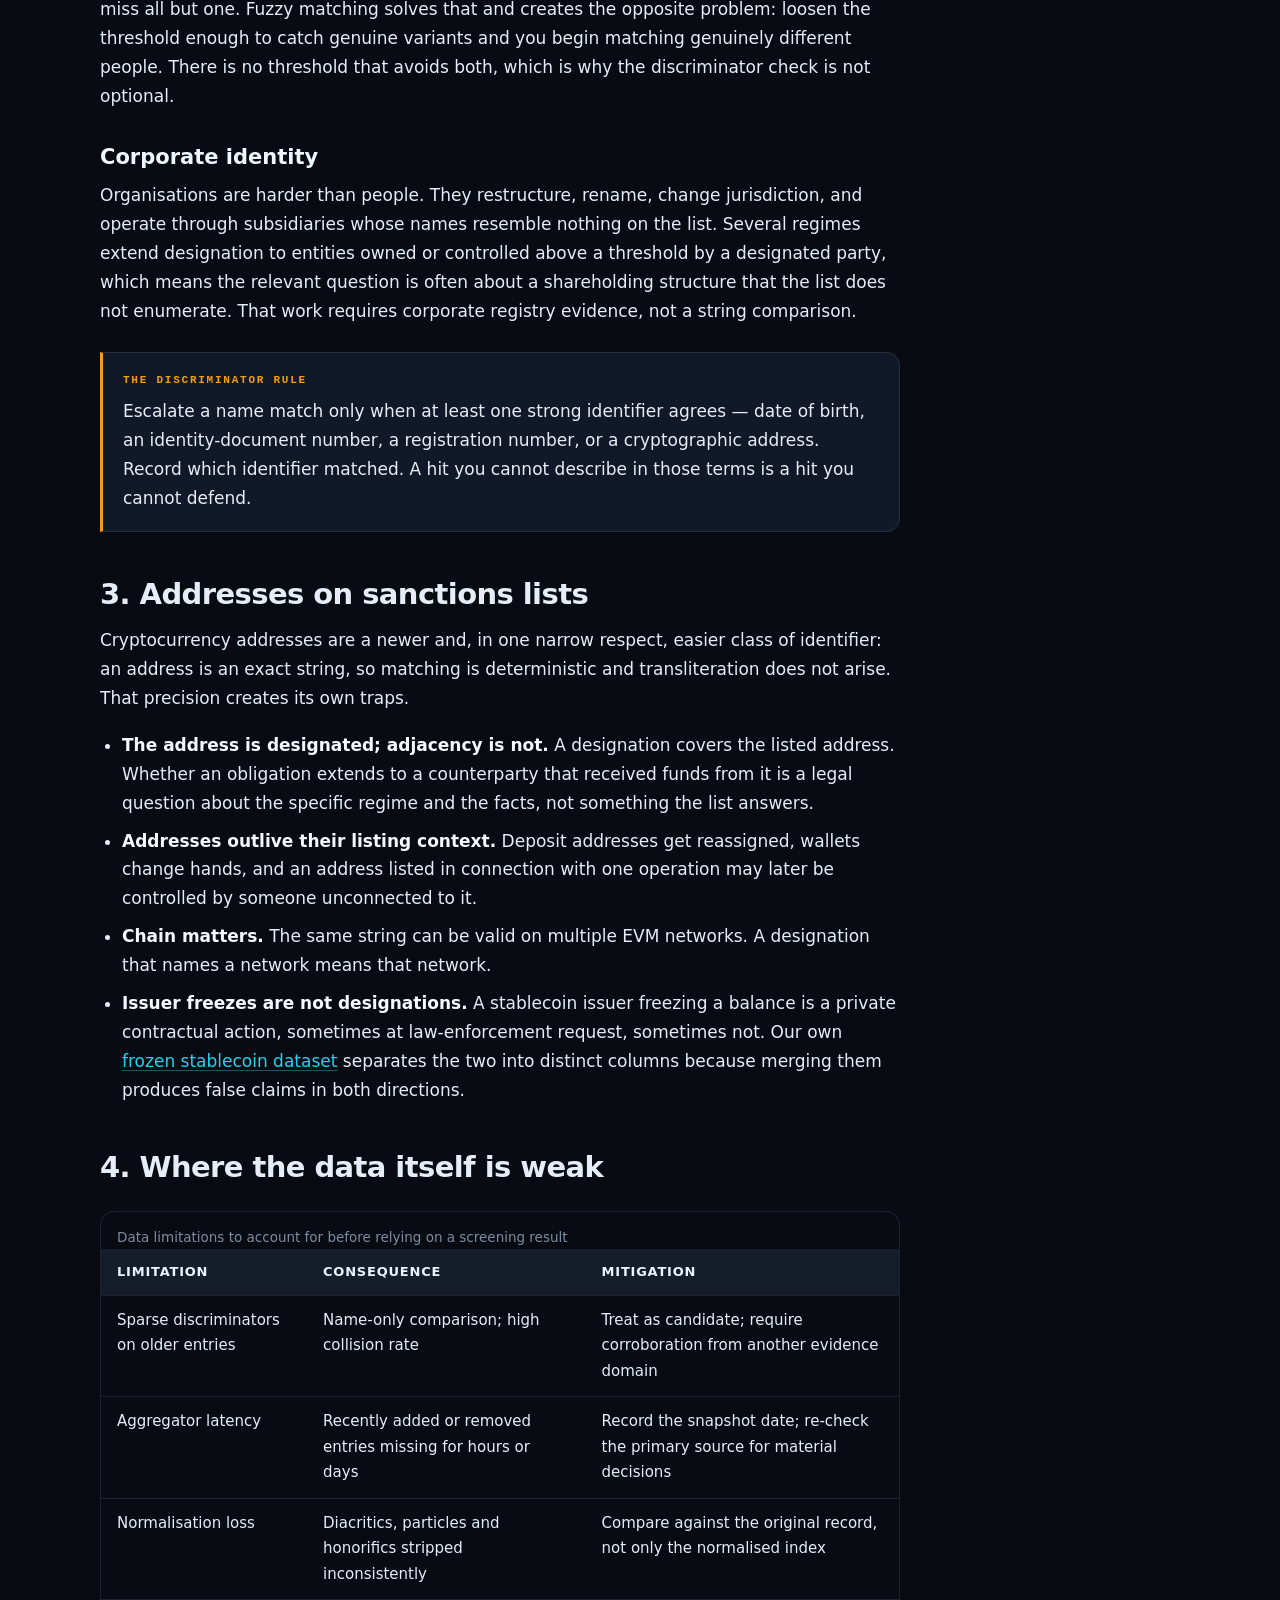
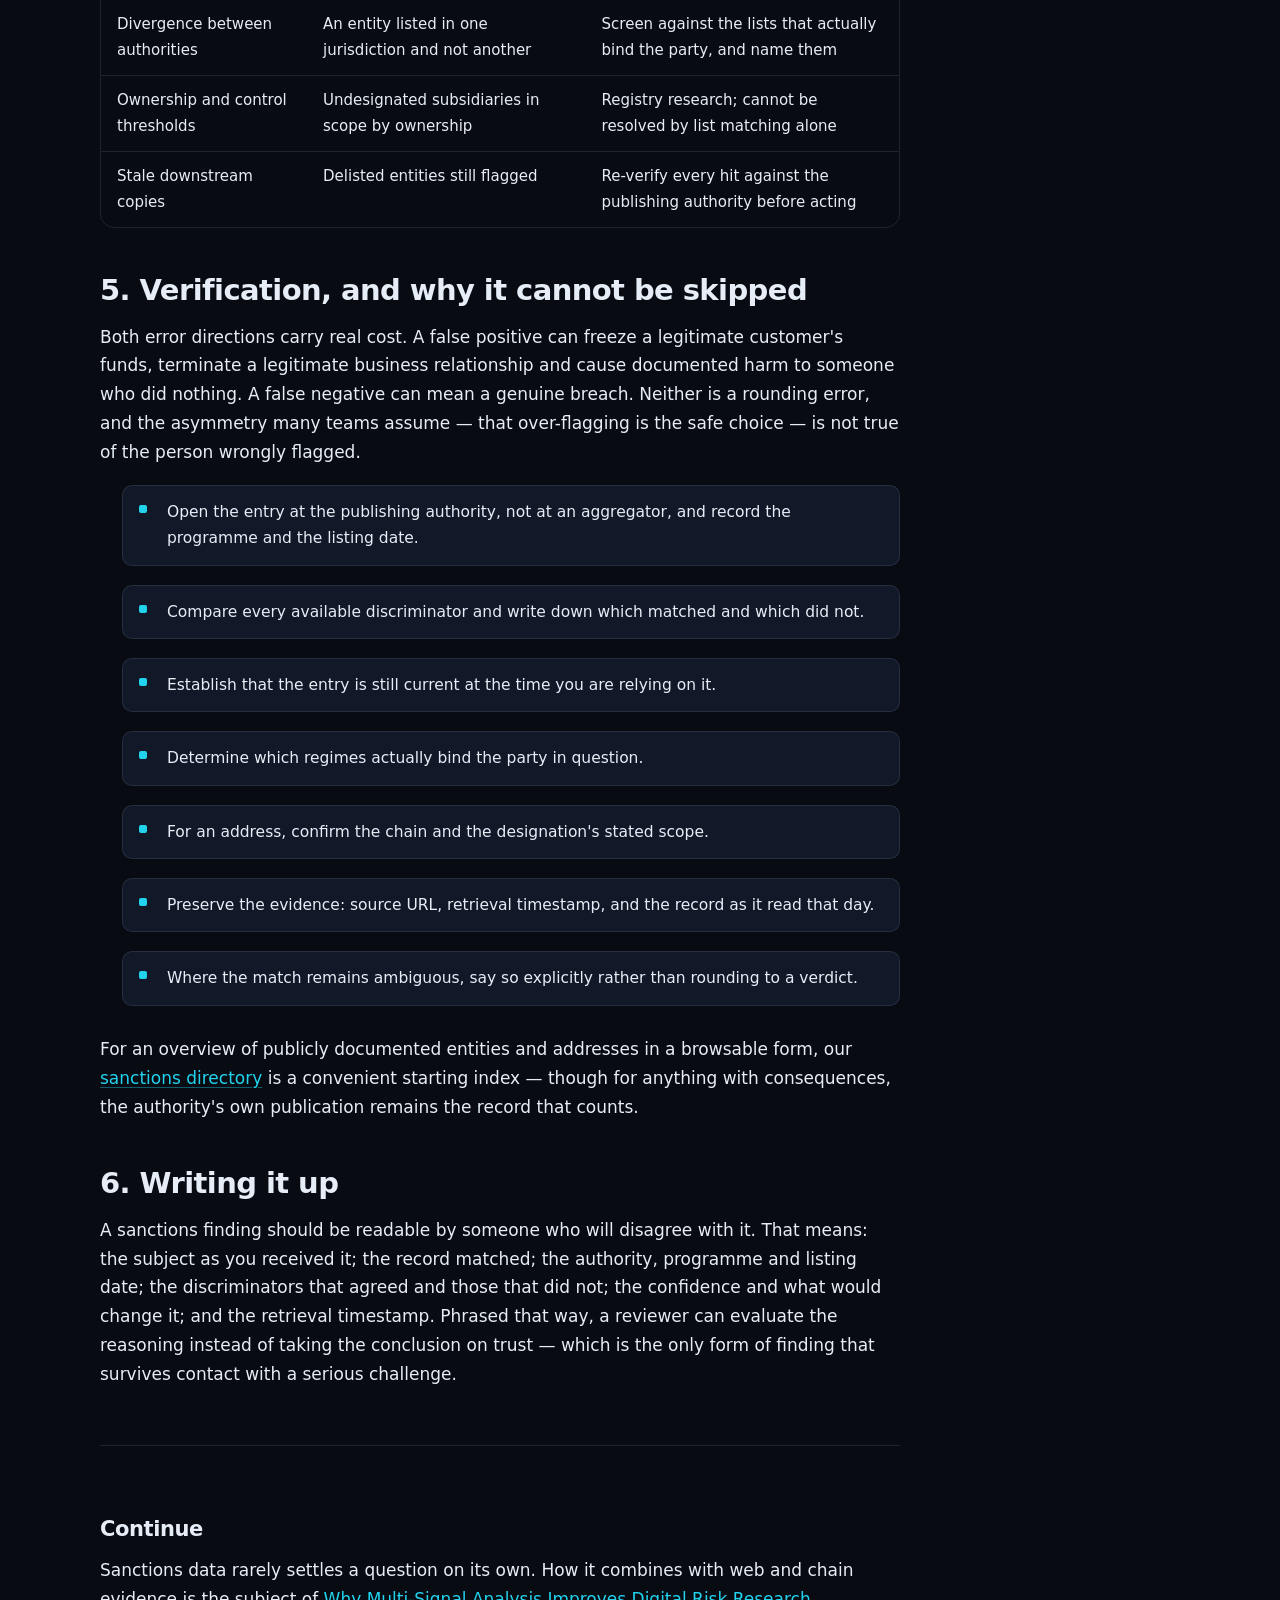
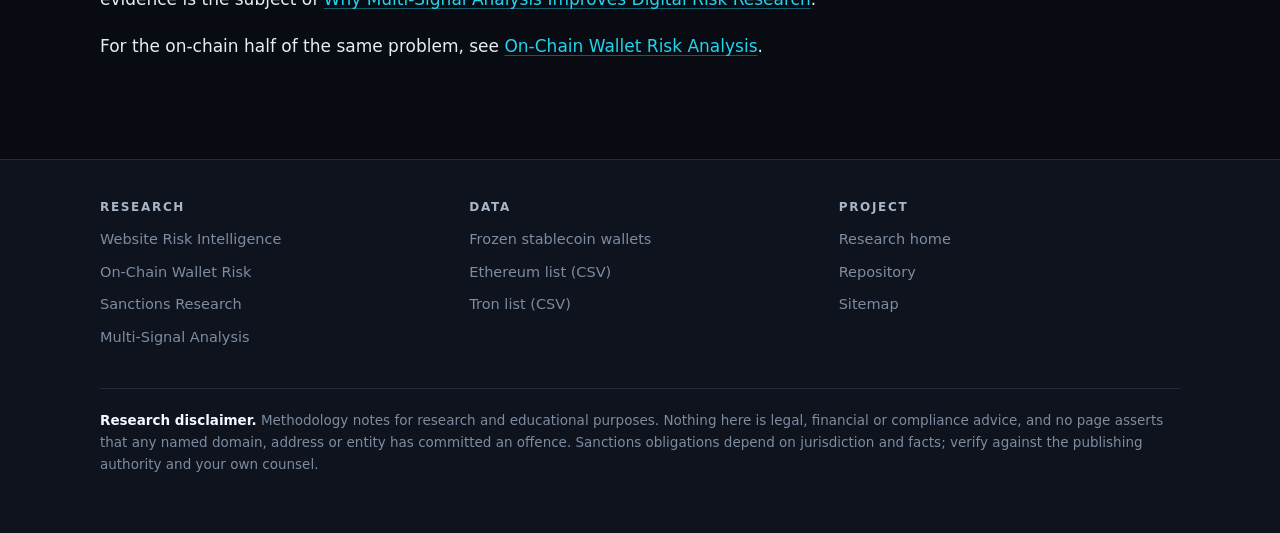
<file: research/sanctions-screening-research.html>
<!DOCTYPE html>
<html lang="en">
<head>
<meta charset="utf-8">
<meta name="viewport" content="width=device-width, initial-scale=1">
<title>Sanctions Research for Digital Risk Investigations</title>
<meta name="description" content="Entity resolution, name collisions, transliteration, jurisdictional divergence and data limitations in sanctions research, and why every screening hit needs verification against the primary source.">
<link rel="canonical" href="https://trustsniffer.github.io/trustsniffer-security-research/research/sanctions-screening-research.html">
<meta property="og:type" content="article">
<meta property="og:site_name" content="Trustsniffer Security Research">
<meta property="og:title" content="Sanctions Research for Digital Risk Investigations">
<meta property="og:description" content="Entity resolution, name collisions, jurisdictional divergence and data limitations in sanctions research, and why every hit needs primary-source verification.">
<meta property="og:url" content="https://trustsniffer.github.io/trustsniffer-security-research/research/sanctions-screening-research.html">
<meta name="twitter:card" content="summary_large_image">
<link rel="stylesheet" href="../assets/css/research.css">
<script type="application/ld+json">
{
  "@context": "https://schema.org",
  "@type": "TechArticle",
  "headline": "Sanctions Research for Digital Risk Investigations",
  "description": "Entity resolution, name collisions, transliteration, jurisdictional divergence and data limitations in sanctions research, and why every screening hit needs verification against the primary source.",
  "datePublished": "2026-09-14",
  "dateModified": "2026-09-14",
  "inLanguage": "en",
  "author": { "@type": "Organization", "name": "Trustsniffer Security Research", "url": "https://trustsniffer.github.io/trustsniffer-security-research/" },
  "publisher": { "@type": "Organization", "name": "Trustsniffer Security Research", "url": "https://trustsniffer.github.io/trustsniffer-security-research/" },
  "mainEntityOfPage": "https://trustsniffer.github.io/trustsniffer-security-research/research/sanctions-screening-research.html"
}
</script>
</head>
<body>
<a class="skip" href="#main">Skip to content</a>

<header class="site-header">
  <div class="wrap header-row">
    <a class="brand" href="../">
      <svg class="brand-mark" viewBox="0 0 36 36" fill="none" aria-hidden="true">
        <line x1="8" y1="28" x2="18" y2="10" stroke="#38bdf8" stroke-width="1.5" stroke-linecap="round" opacity=".6"/>
        <line x1="18" y1="10" x2="28" y2="28" stroke="#38bdf8" stroke-width="1.5" stroke-linecap="round" opacity=".6"/>
        <line x1="8" y1="28" x2="28" y2="28" stroke="#38bdf8" stroke-width="1.5" stroke-linecap="round" opacity=".6"/>
        <circle cx="18" cy="10" r="3.5" fill="#22d3ee"/>
        <circle cx="8" cy="28" r="3" fill="#22d3ee" opacity=".75"/>
        <circle cx="28" cy="28" r="3" fill="#22d3ee" opacity=".75"/>
      </svg>
      <span class="brand-text">
        <span class="brand-name">Trustsniffer<span> Security Research</span></span>
        <span class="brand-kicker">Open research notes</span>
      </span>
    </a>
    <nav class="site-nav" aria-label="Research sections">
      <ul>
        <li><a href="../">Home</a></li>
        <li><a href="website-risk-intelligence.html">Website Risk</a></li>
        <li><a href="on-chain-wallet-risk.html">Wallet Risk</a></li>
        <li><a href="sanctions-screening-research.html" aria-current="page">Sanctions</a></li>
        <li><a href="multi-signal-risk-analysis.html">Multi-Signal</a></li>
        <li><a href="../data/stablecoin-sanctioned-wallets.html">Datasets</a></li>
      </ul>
    </nav>
  </div>
</header>

<main id="main">
  <div class="wrap">
    <nav class="breadcrumb" aria-label="Breadcrumb"><a href="../">Research</a> → Sanctions research</nav>
  </div>

  <article>
    <header class="article-head">
      <div class="wrap">
        <p class="eyebrow">Sanctions &amp; entity data</p>
        <h1>Sanctions Research for Digital Risk Investigations</h1>
        <p class="lede">A screening hit is the beginning of the work, not the end of it. This note is about the
          part that follows: resolving whether the record and the subject are actually the same entity.</p>
        <p class="article-meta">Published 2026-09-14 · Methodology note · Trustsniffer Security Research</p>
      </div>
    </header>

    <div class="wrap">
      <div class="article-body">
        <p>Sanctions lists look like the one piece of unambiguous ground in digital risk work. A government
          publishes a list; a name is either on it or not. In practice the matching problem sits between the
          list and reality, and that problem is where nearly all the error lives.</p>

        <h2>1. What a sanctions list is</h2>
        <p>A sanctions list is an administrative record published by an authority — a national government, a
          supranational body, or a ministry acting under a specific legal instrument. Each entry identifies a
          person, organisation, vessel, aircraft or, increasingly, a cryptocurrency address, and attaches legal
          consequences within that authority's jurisdiction.</p>
        <p>Three properties follow and are routinely forgotten:</p>
        <ul>
          <li><strong>A list is jurisdictional.</strong> A designation by one authority is not a global
            prohibition. Obligations depend on where a party operates, its nationality, its currency of
            settlement and often its ownership.</li>
          <li><strong>A list changes.</strong> Entries are added, amended and removed. A delisting is as
            operationally significant as a listing, and it propagates through downstream copies far more
            slowly.</li>
          <li><strong>A list is about identity, not behaviour.</strong> It tells you that an authority
            designated an entity. It does not itself describe what the entity did.</li>
        </ul>

        <h2>2. Entity resolution: the actual difficulty</h2>
        <p>Screening compares a subject against records that were written in a different context, often a
          different script, frequently decades ago. Deciding whether two descriptions denote the same entity is
          the discipline of entity resolution, and it is harder than it sounds.</p>
        <h3>Name collisions</h3>
        <p>Common names are common. A sanctions list containing a person with a widespread given name and family
          name will collide with a very large number of unrelated individuals. Sanctions records anticipate this
          by carrying discriminators — date of birth, place of birth, nationality, passport or national ID
          numbers, known addresses. A match on name alone, with none of the discriminators checked, is not a
          match. It is a candidate.</p>
        <h3>Transliteration and orthography</h3>
        <p>Names originally written in Arabic, Cyrillic, Persian, Chinese or Korean reach a Latin-script list
          through transliteration, and there is no single correct transliteration. One person can appear under
          several spellings across different authorities' lists, and a strict string comparison will miss all
          but one. Fuzzy matching solves that and creates the opposite problem: loosen the threshold enough to
          catch genuine variants and you begin matching genuinely different people. There is no threshold that
          avoids both, which is why the discriminator check is not optional.</p>
        <h3>Corporate identity</h3>
        <p>Organisations are harder than people. They restructure, rename, change jurisdiction, and operate
          through subsidiaries whose names resemble nothing on the list. Several regimes extend designation to
          entities owned or controlled above a threshold by a designated party, which means the relevant
          question is often about a shareholding structure that the list does not enumerate. That work requires
          corporate registry evidence, not a string comparison.</p>

        <div class="callout is-warn">
          <p class="callout-title">The discriminator rule</p>
          <p>Escalate a name match only when at least one strong identifier agrees — date of birth, an
            identity-document number, a registration number, or a cryptographic address. Record which
            identifier matched. A hit you cannot describe in those terms is a hit you cannot defend.</p>
        </div>

        <h2>3. Addresses on sanctions lists</h2>
        <p>Cryptocurrency addresses are a newer and, in one narrow respect, easier class of identifier: an
          address is an exact string, so matching is deterministic and transliteration does not arise. That
          precision creates its own traps.</p>
        <ul>
          <li><strong>The address is designated; adjacency is not.</strong> A designation covers the listed
            address. Whether an obligation extends to a counterparty that received funds from it is a legal
            question about the specific regime and the facts, not something the list answers.</li>
          <li><strong>Addresses outlive their listing context.</strong> Deposit addresses get reassigned,
            wallets change hands, and an address listed in connection with one operation may later be
            controlled by someone unconnected to it.</li>
          <li><strong>Chain matters.</strong> The same string can be valid on multiple EVM networks. A
            designation that names a network means that network.</li>
          <li><strong>Issuer freezes are not designations.</strong> A stablecoin issuer freezing a balance is a
            private contractual action, sometimes at law-enforcement request, sometimes not. Our own
            <a href="../data/stablecoin-sanctioned-wallets.html">frozen stablecoin dataset</a> separates the
            two into distinct columns because merging them produces false claims in both directions.</li>
        </ul>

        <h2>4. Where the data itself is weak</h2>
        <div class="table-scroll">
          <table>
            <caption>Data limitations to account for before relying on a screening result</caption>
            <thead>
              <tr><th>Limitation</th><th>Consequence</th><th>Mitigation</th></tr>
            </thead>
            <tbody>
              <tr><td>Sparse discriminators on older entries</td><td>Name-only comparison; high collision rate</td><td>Treat as candidate; require corroboration from another evidence domain</td></tr>
              <tr><td>Aggregator latency</td><td>Recently added or removed entries missing for hours or days</td><td>Record the snapshot date; re-check the primary source for material decisions</td></tr>
              <tr><td>Normalisation loss</td><td>Diacritics, particles and honorifics stripped inconsistently</td><td>Compare against the original record, not only the normalised index</td></tr>
              <tr><td>Divergence between authorities</td><td>An entity listed in one jurisdiction and not another</td><td>Screen against the lists that actually bind the party, and name them</td></tr>
              <tr><td>Ownership and control thresholds</td><td>Undesignated subsidiaries in scope by ownership</td><td>Registry research; cannot be resolved by list matching alone</td></tr>
              <tr><td>Stale downstream copies</td><td>Delisted entities still flagged</td><td>Re-verify every hit against the publishing authority before acting</td></tr>
            </tbody>
          </table>
        </div>

        <h2>5. Verification, and why it cannot be skipped</h2>
        <p>Both error directions carry real cost. A false positive can freeze a legitimate customer's funds,
          terminate a legitimate business relationship and cause documented harm to someone who did nothing. A
          false negative can mean a genuine breach. Neither is a rounding error, and the asymmetry many teams
          assume — that over-flagging is the safe choice — is not true of the person wrongly flagged.</p>
        <ul class="checklist">
          <li>Open the entry at the publishing authority, not at an aggregator, and record the programme and
            the listing date.</li>
          <li>Compare every available discriminator and write down which matched and which did not.</li>
          <li>Establish that the entry is still current at the time you are relying on it.</li>
          <li>Determine which regimes actually bind the party in question.</li>
          <li>For an address, confirm the chain and the designation's stated scope.</li>
          <li>Preserve the evidence: source URL, retrieval timestamp, and the record as it read that day.</li>
          <li>Where the match remains ambiguous, say so explicitly rather than rounding to a verdict.</li>
        </ul>
        <p>For an overview of publicly documented entities and addresses in a browsable form, our
          <a href="https://trustsniffer.com/directory">sanctions directory</a> is a convenient starting index —
          though for anything with consequences, the authority's own publication remains the record that
          counts.</p>

        <h2>6. Writing it up</h2>
        <p>A sanctions finding should be readable by someone who will disagree with it. That means: the subject
          as you received it; the record matched; the authority, programme and listing date; the discriminators
          that agreed and those that did not; the confidence and what would change it; and the retrieval
          timestamp. Phrased that way, a reviewer can evaluate the reasoning instead of taking the conclusion on
          trust — which is the only form of finding that survives contact with a serious challenge.</p>
      </div>

      <div class="related article-body">
        <h2>Continue</h2>
        <p>Sanctions data rarely settles a question on its own. How it combines with web and chain evidence is
          the subject of <a href="multi-signal-risk-analysis.html">Why Multi-Signal Analysis Improves Digital
          Risk Research</a>.</p>
        <p>For the on-chain half of the same problem, see
          <a href="on-chain-wallet-risk.html">On-Chain Wallet Risk Analysis</a>.</p>
      </div>
    </div>
  </article>
</main>

<footer class="site-footer">
  <div class="wrap">
    <div class="footer-grid">
      <div>
        <h2>Research</h2>
        <ul>
          <li><a href="website-risk-intelligence.html">Website Risk Intelligence</a></li>
          <li><a href="on-chain-wallet-risk.html">On-Chain Wallet Risk</a></li>
          <li><a href="sanctions-screening-research.html">Sanctions Research</a></li>
          <li><a href="multi-signal-risk-analysis.html">Multi-Signal Analysis</a></li>
        </ul>
      </div>
      <div>
        <h2>Data</h2>
        <ul>
          <li><a href="../data/stablecoin-sanctioned-wallets.html">Frozen stablecoin wallets</a></li>
          <li><a href="../data/sanctioned-wallets-ethereum.csv">Ethereum list (CSV)</a></li>
          <li><a href="../data/sanctioned-wallets-tron.csv">Tron list (CSV)</a></li>
        </ul>
      </div>
      <div>
        <h2>Project</h2>
        <ul>
          <li><a href="../">Research home</a></li>
          <li><a href="https://github.com/trustsniffer/trustsniffer-security-research">Repository</a></li>
          <li><a href="../sitemap.xml">Sitemap</a></li>
        </ul>
      </div>
    </div>
    <p class="footer-note"><strong>Research disclaimer.</strong> Methodology notes for research and educational
      purposes. Nothing here is legal, financial or compliance advice, and no page asserts that any named
      domain, address or entity has committed an offence. Sanctions obligations depend on jurisdiction and
      facts; verify against the publishing authority and your own counsel.</p>
  </div>
</footer>
</body>
</html>
</file>
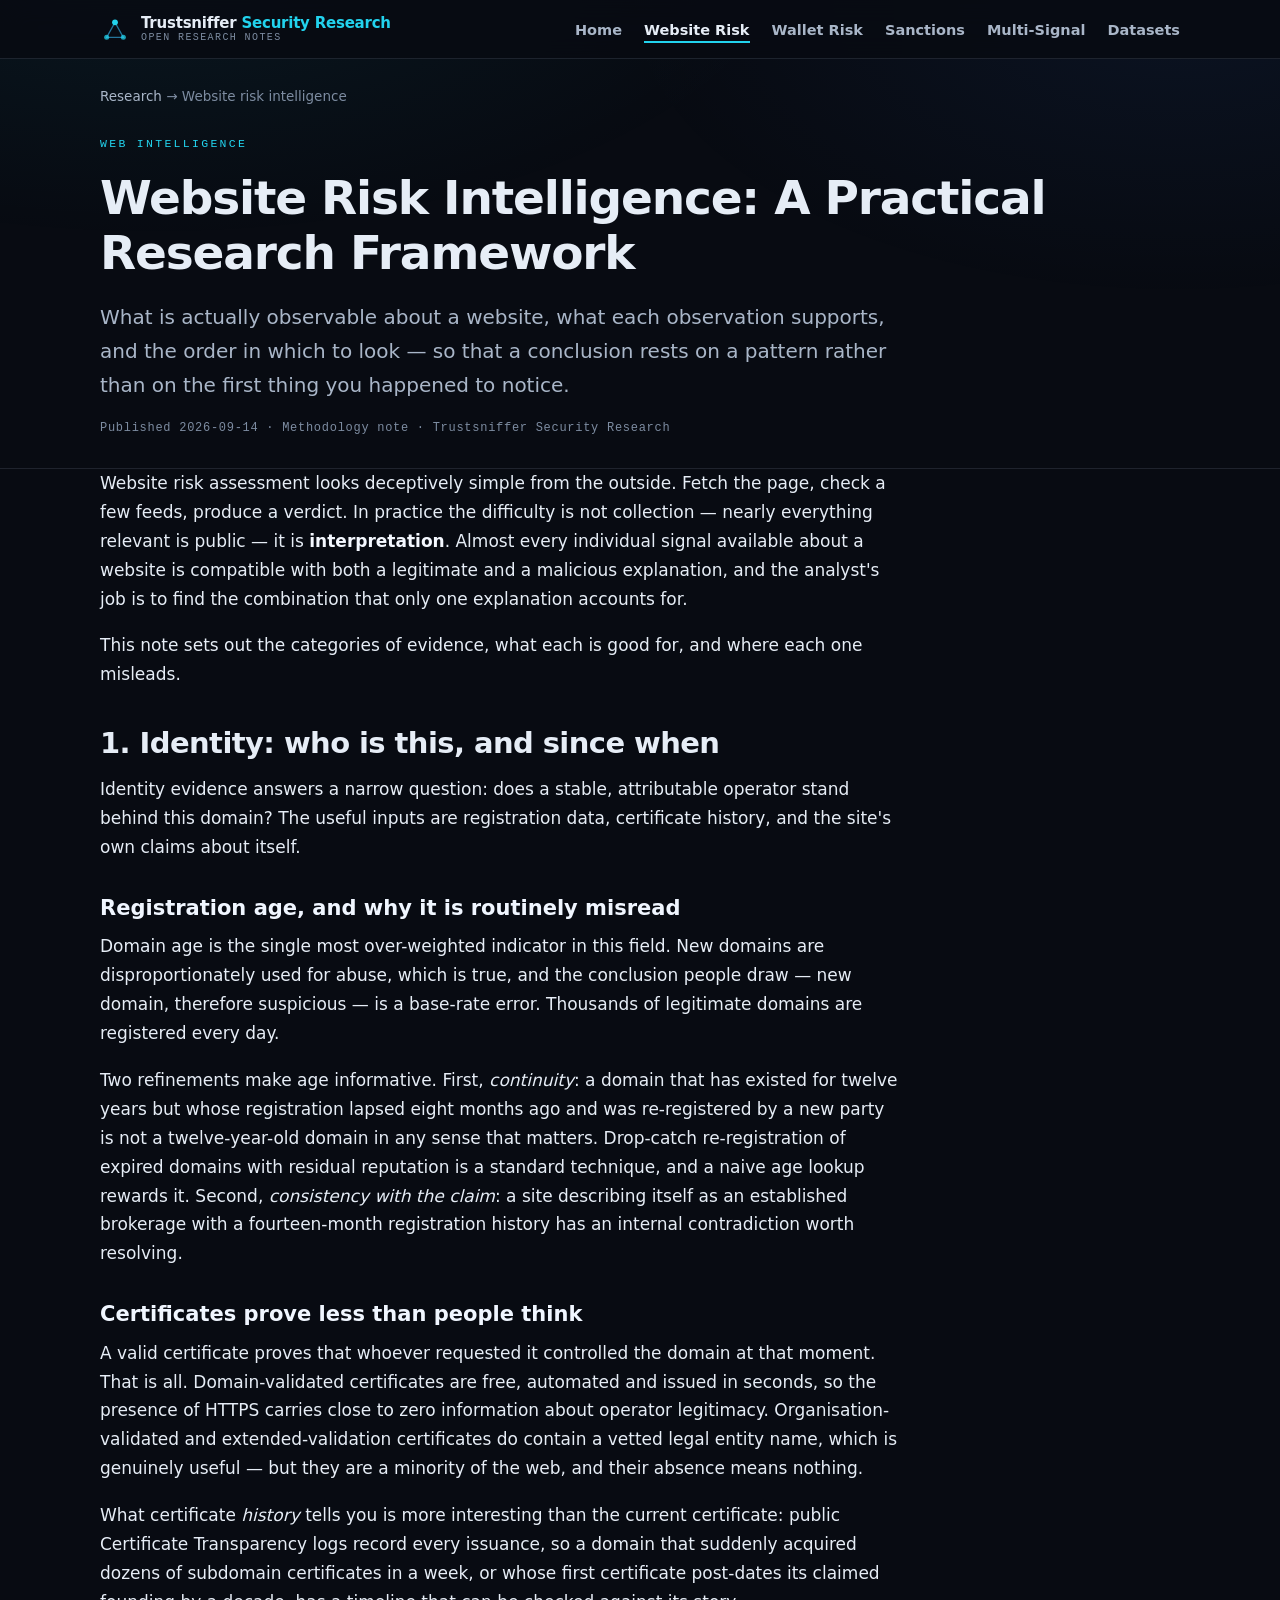
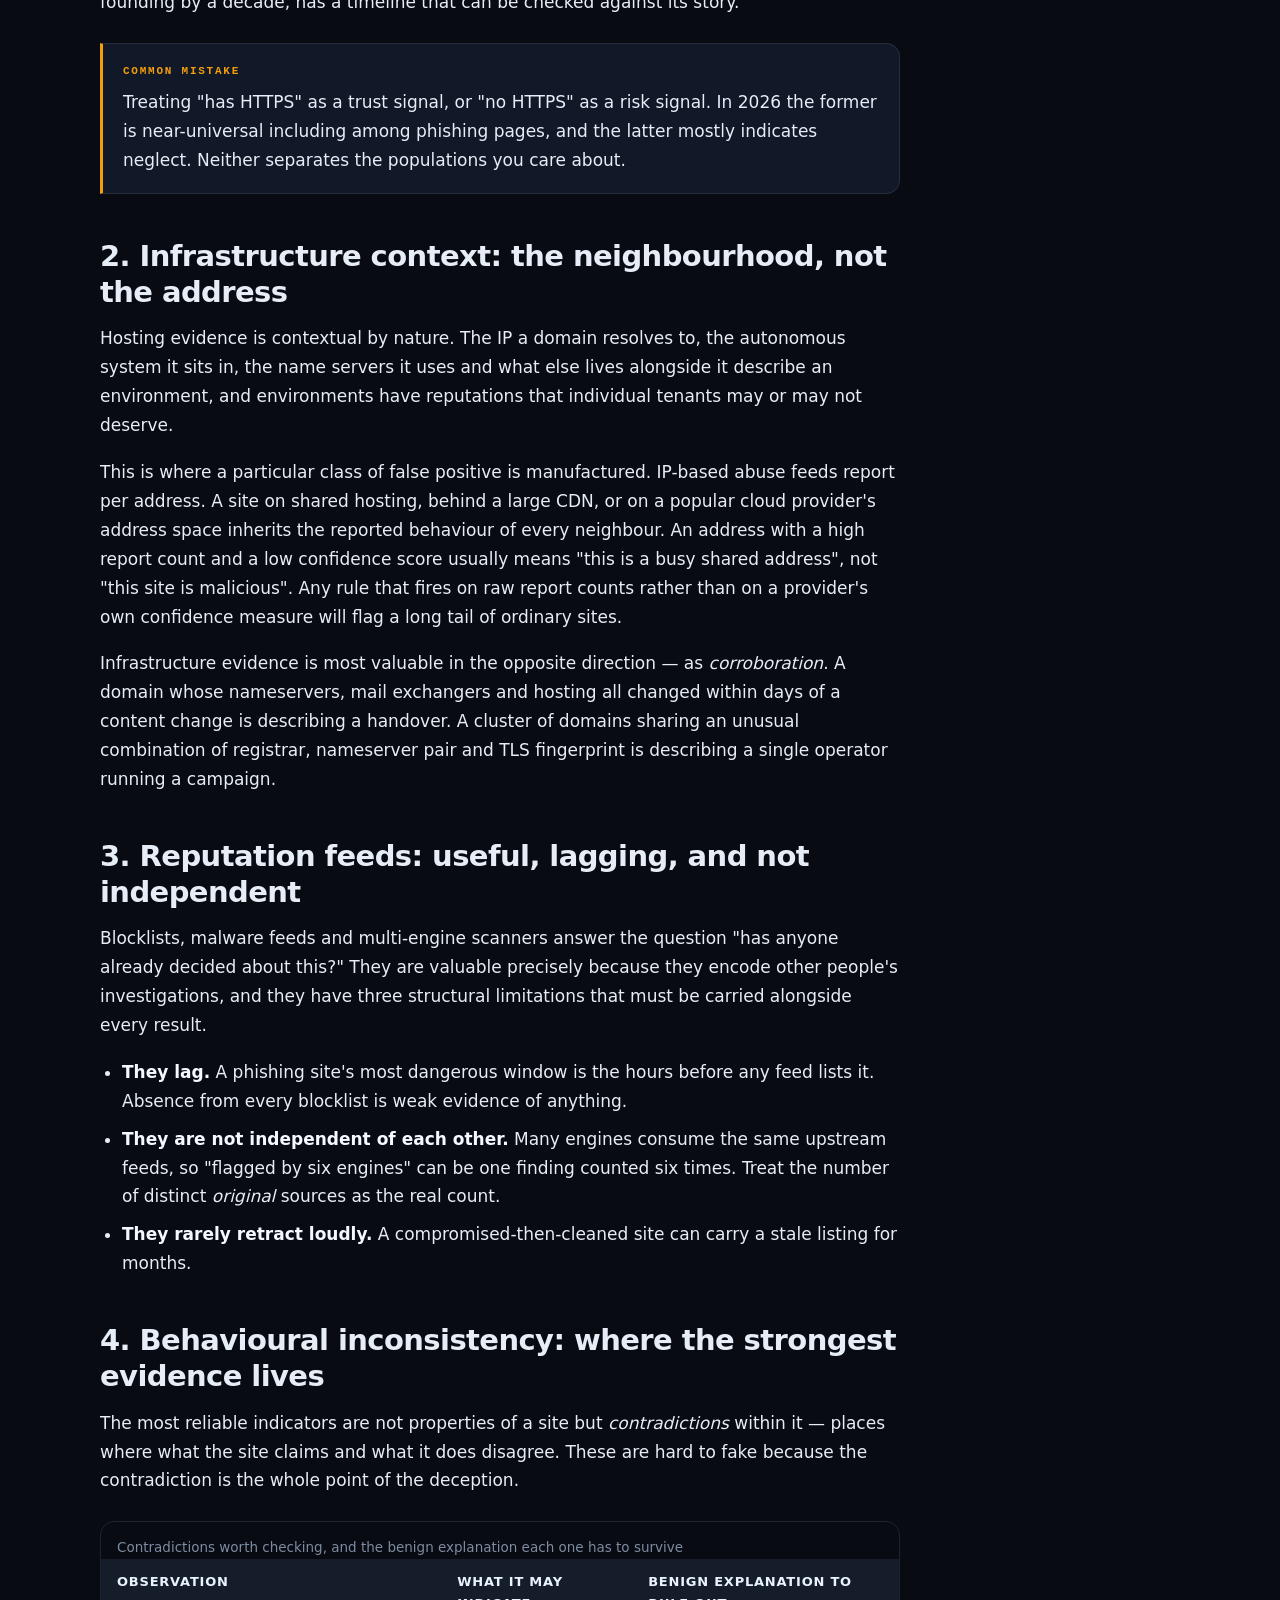
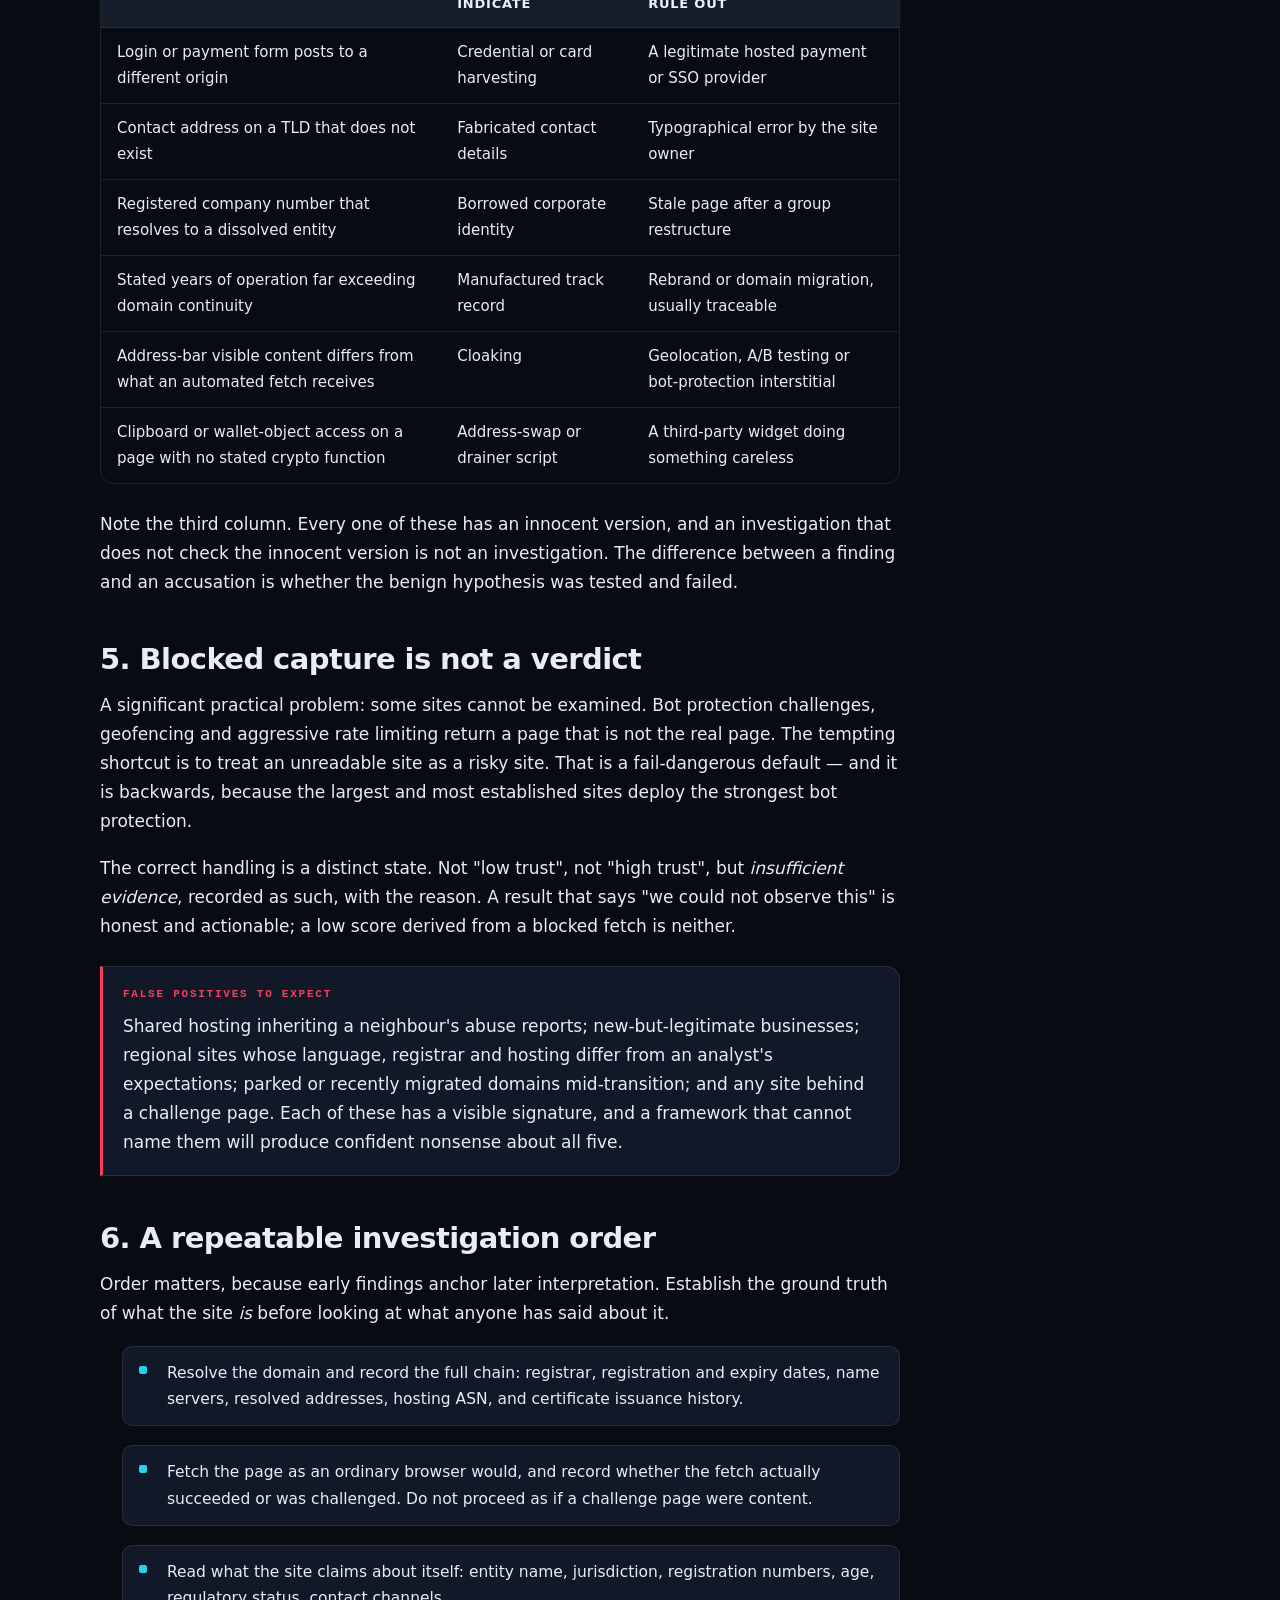
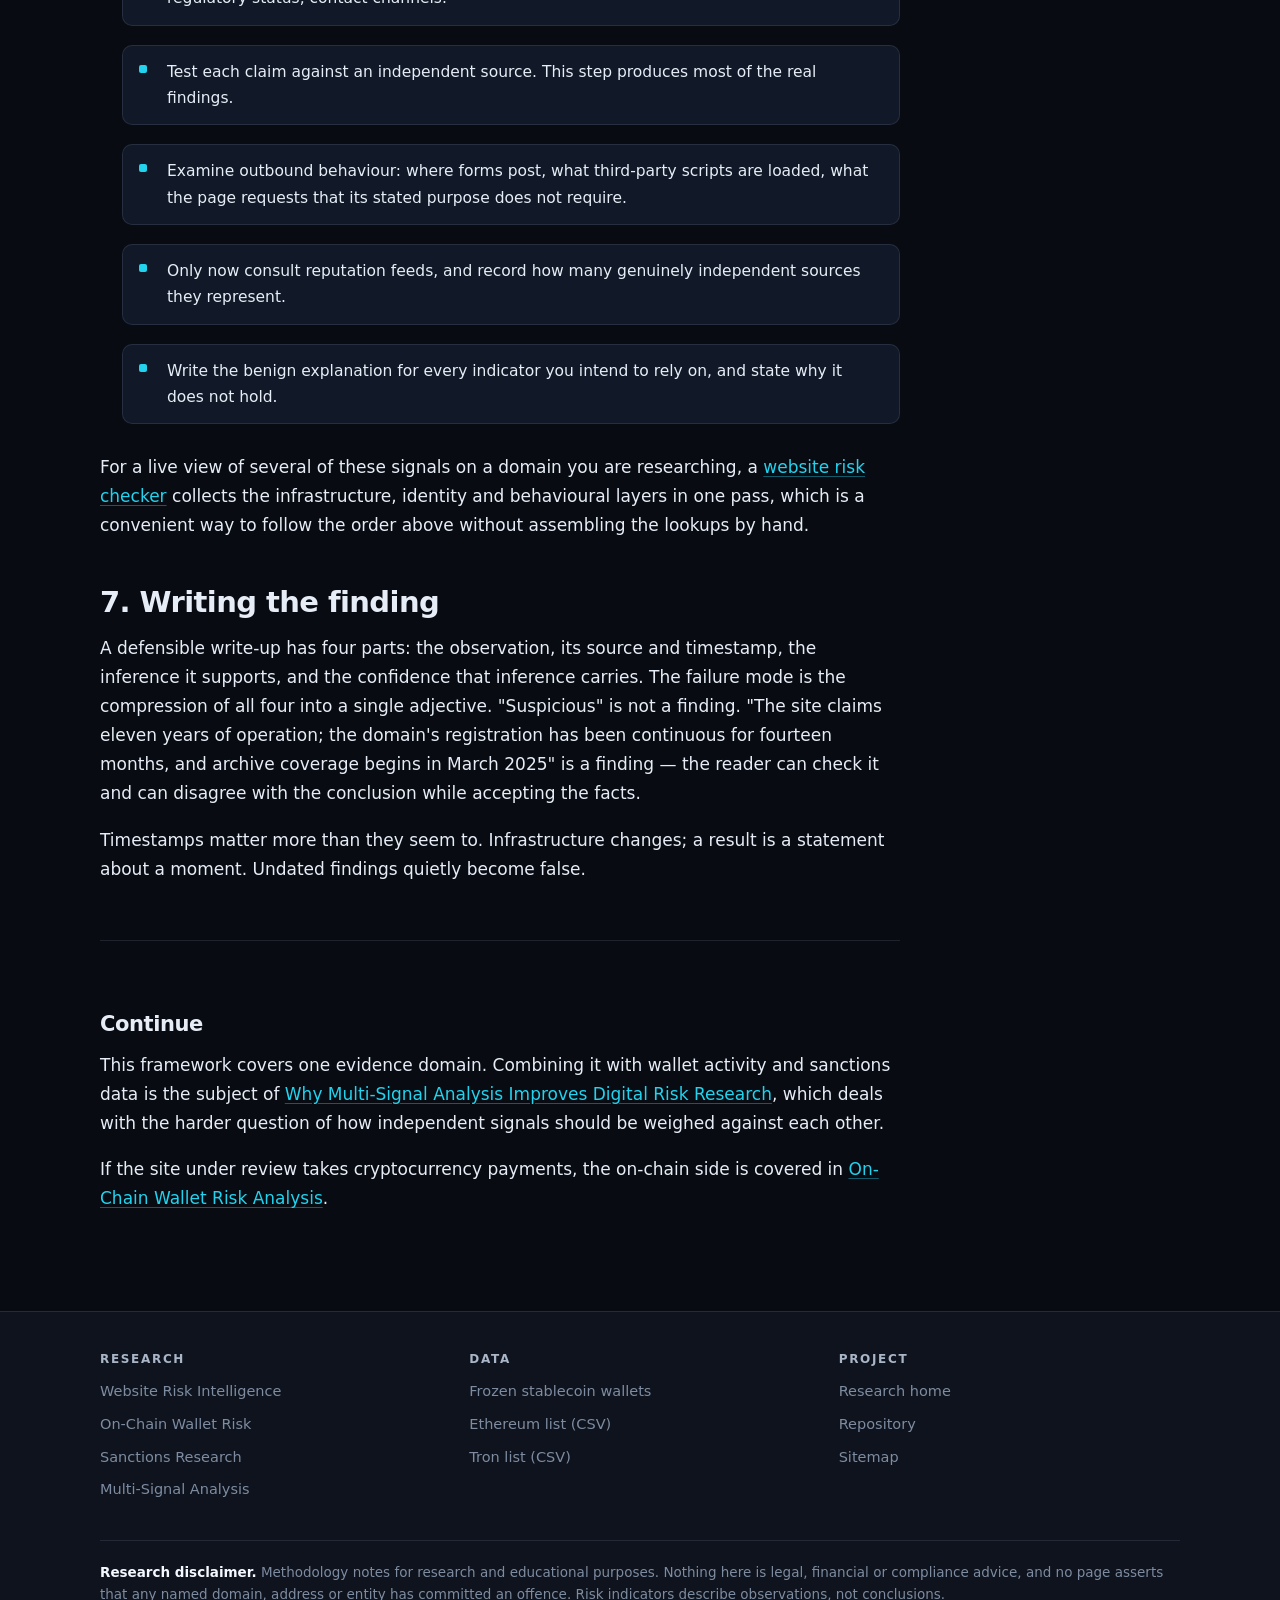
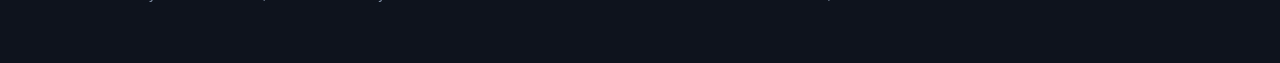
<file: research/website-risk-intelligence.html>
<!DOCTYPE html>
<html lang="en">
<head>
<meta charset="utf-8">
<meta name="viewport" content="width=device-width, initial-scale=1">
<title>Website Risk Intelligence: A Practical Research Framework</title>
<meta name="description" content="How website risk is assessed in practice: domain identity, infrastructure context, the limits of HTTPS, reputation feeds, behavioural inconsistency, false positives and a repeatable investigation order.">
<link rel="canonical" href="https://trustsniffer.github.io/trustsniffer-security-research/research/website-risk-intelligence.html">
<meta property="og:type" content="article">
<meta property="og:site_name" content="Trustsniffer Security Research">
<meta property="og:title" content="Website Risk Intelligence: A Practical Research Framework">
<meta property="og:description" content="Domain identity, infrastructure context, the limits of HTTPS, reputation feeds, behavioural inconsistency and why a single indicator is never enough.">
<meta property="og:url" content="https://trustsniffer.github.io/trustsniffer-security-research/research/website-risk-intelligence.html">
<meta name="twitter:card" content="summary_large_image">
<link rel="stylesheet" href="../assets/css/research.css">
<script type="application/ld+json">
{
  "@context": "https://schema.org",
  "@type": "TechArticle",
  "headline": "Website Risk Intelligence: A Practical Research Framework",
  "description": "How website risk is assessed in practice: domain identity, infrastructure context, the limits of HTTPS, reputation signals, behavioural inconsistency, false positives and a repeatable investigation order.",
  "datePublished": "2026-09-14",
  "dateModified": "2026-09-14",
  "inLanguage": "en",
  "author": { "@type": "Organization", "name": "Trustsniffer Security Research", "url": "https://trustsniffer.github.io/trustsniffer-security-research/" },
  "publisher": { "@type": "Organization", "name": "Trustsniffer Security Research", "url": "https://trustsniffer.github.io/trustsniffer-security-research/" },
  "mainEntityOfPage": "https://trustsniffer.github.io/trustsniffer-security-research/research/website-risk-intelligence.html"
}
</script>
</head>
<body>
<a class="skip" href="#main">Skip to content</a>

<header class="site-header">
  <div class="wrap header-row">
    <a class="brand" href="../">
      <svg class="brand-mark" viewBox="0 0 36 36" fill="none" aria-hidden="true">
        <line x1="8" y1="28" x2="18" y2="10" stroke="#38bdf8" stroke-width="1.5" stroke-linecap="round" opacity=".6"/>
        <line x1="18" y1="10" x2="28" y2="28" stroke="#38bdf8" stroke-width="1.5" stroke-linecap="round" opacity=".6"/>
        <line x1="8" y1="28" x2="28" y2="28" stroke="#38bdf8" stroke-width="1.5" stroke-linecap="round" opacity=".6"/>
        <circle cx="18" cy="10" r="3.5" fill="#22d3ee"/>
        <circle cx="8" cy="28" r="3" fill="#22d3ee" opacity=".75"/>
        <circle cx="28" cy="28" r="3" fill="#22d3ee" opacity=".75"/>
      </svg>
      <span class="brand-text">
        <span class="brand-name">Trustsniffer<span> Security Research</span></span>
        <span class="brand-kicker">Open research notes</span>
      </span>
    </a>
    <nav class="site-nav" aria-label="Research sections">
      <ul>
        <li><a href="../">Home</a></li>
        <li><a href="website-risk-intelligence.html" aria-current="page">Website Risk</a></li>
        <li><a href="on-chain-wallet-risk.html">Wallet Risk</a></li>
        <li><a href="sanctions-screening-research.html">Sanctions</a></li>
        <li><a href="multi-signal-risk-analysis.html">Multi-Signal</a></li>
        <li><a href="../data/stablecoin-sanctioned-wallets.html">Datasets</a></li>
      </ul>
    </nav>
  </div>
</header>

<main id="main">
  <div class="wrap">
    <nav class="breadcrumb" aria-label="Breadcrumb"><a href="../">Research</a> → Website risk intelligence</nav>
  </div>

  <article>
    <header class="article-head">
      <div class="wrap">
        <p class="eyebrow">Web intelligence</p>
        <h1>Website Risk Intelligence: A Practical Research Framework</h1>
        <p class="lede">What is actually observable about a website, what each observation supports, and the
          order in which to look — so that a conclusion rests on a pattern rather than on the first thing you
          happened to notice.</p>
        <p class="article-meta">Published 2026-09-14 · Methodology note · Trustsniffer Security Research</p>
      </div>
    </header>

    <div class="wrap">
      <div class="article-body">
        <p>Website risk assessment looks deceptively simple from the outside. Fetch the page, check a few
          feeds, produce a verdict. In practice the difficulty is not collection — nearly everything relevant
          is public — it is <strong>interpretation</strong>. Almost every individual signal available about a
          website is compatible with both a legitimate and a malicious explanation, and the analyst's job is to
          find the combination that only one explanation accounts for.</p>
        <p>This note sets out the categories of evidence, what each is good for, and where each one misleads.</p>

        <h2>1. Identity: who is this, and since when</h2>
        <p>Identity evidence answers a narrow question: does a stable, attributable operator stand behind this
          domain? The useful inputs are registration data, certificate history, and the site's own claims about
          itself.</p>
        <h3>Registration age, and why it is routinely misread</h3>
        <p>Domain age is the single most over-weighted indicator in this field. New domains are disproportionately
          used for abuse, which is true, and the conclusion people draw — new domain, therefore suspicious — is a
          base-rate error. Thousands of legitimate domains are registered every day.</p>
        <p>Two refinements make age informative. First, <em>continuity</em>: a domain that has existed for twelve
          years but whose registration lapsed eight months ago and was re-registered by a new party is not a
          twelve-year-old domain in any sense that matters. Drop-catch re-registration of expired domains with
          residual reputation is a standard technique, and a naive age lookup rewards it. Second,
          <em>consistency with the claim</em>: a site describing itself as an established brokerage with a
          fourteen-month registration history has an internal contradiction worth resolving.</p>
        <h3>Certificates prove less than people think</h3>
        <p>A valid certificate proves that whoever requested it controlled the domain at that moment. That is
          all. Domain-validated certificates are free, automated and issued in seconds, so the presence of
          HTTPS carries close to zero information about operator legitimacy. Organisation-validated and
          extended-validation certificates do contain a vetted legal entity name, which is genuinely useful —
          but they are a minority of the web, and their absence means nothing.</p>
        <p>What certificate <em>history</em> tells you is more interesting than the current certificate: public
          Certificate Transparency logs record every issuance, so a domain that suddenly acquired dozens of
          subdomain certificates in a week, or whose first certificate post-dates its claimed founding by a
          decade, has a timeline that can be checked against its story.</p>

        <div class="callout is-warn">
          <p class="callout-title">Common mistake</p>
          <p>Treating "has HTTPS" as a trust signal, or "no HTTPS" as a risk signal. In 2026 the former is
            near-universal including among phishing pages, and the latter mostly indicates neglect. Neither
            separates the populations you care about.</p>
        </div>

        <h2>2. Infrastructure context: the neighbourhood, not the address</h2>
        <p>Hosting evidence is contextual by nature. The IP a domain resolves to, the autonomous system it sits
          in, the name servers it uses and what else lives alongside it describe an environment, and
          environments have reputations that individual tenants may or may not deserve.</p>
        <p>This is where a particular class of false positive is manufactured. IP-based abuse feeds report per
          address. A site on shared hosting, behind a large CDN, or on a popular cloud provider's address space
          inherits the reported behaviour of every neighbour. An address with a high report count and a low
          confidence score usually means "this is a busy shared address", not "this site is malicious". Any
          rule that fires on raw report counts rather than on a provider's own confidence measure will flag a
          long tail of ordinary sites.</p>
        <p>Infrastructure evidence is most valuable in the opposite direction — as <em>corroboration</em>. A
          domain whose nameservers, mail exchangers and hosting all changed within days of a content change is
          describing a handover. A cluster of domains sharing an unusual combination of registrar, nameserver
          pair and TLS fingerprint is describing a single operator running a campaign.</p>

        <h2>3. Reputation feeds: useful, lagging, and not independent</h2>
        <p>Blocklists, malware feeds and multi-engine scanners answer the question "has anyone already decided
          about this?" They are valuable precisely because they encode other people's investigations, and they
          have three structural limitations that must be carried alongside every result.</p>
        <ul>
          <li><strong>They lag.</strong> A phishing site's most dangerous window is the hours before any feed
            lists it. Absence from every blocklist is weak evidence of anything.</li>
          <li><strong>They are not independent of each other.</strong> Many engines consume the same upstream
            feeds, so "flagged by six engines" can be one finding counted six times. Treat the number of
            distinct <em>original</em> sources as the real count.</li>
          <li><strong>They rarely retract loudly.</strong> A compromised-then-cleaned site can carry a stale
            listing for months.</li>
        </ul>

        <h2>4. Behavioural inconsistency: where the strongest evidence lives</h2>
        <p>The most reliable indicators are not properties of a site but <em>contradictions</em> within it —
          places where what the site claims and what it does disagree. These are hard to fake because the
          contradiction is the whole point of the deception.</p>
        <div class="table-scroll">
          <table>
            <caption>Contradictions worth checking, and the benign explanation each one has to survive</caption>
            <thead>
              <tr><th>Observation</th><th>What it may indicate</th><th>Benign explanation to rule out</th></tr>
            </thead>
            <tbody>
              <tr><td>Login or payment form posts to a different origin</td><td>Credential or card harvesting</td><td>A legitimate hosted payment or SSO provider</td></tr>
              <tr><td>Contact address on a TLD that does not exist</td><td>Fabricated contact details</td><td>Typographical error by the site owner</td></tr>
              <tr><td>Registered company number that resolves to a dissolved entity</td><td>Borrowed corporate identity</td><td>Stale page after a group restructure</td></tr>
              <tr><td>Stated years of operation far exceeding domain continuity</td><td>Manufactured track record</td><td>Rebrand or domain migration, usually traceable</td></tr>
              <tr><td>Address-bar visible content differs from what an automated fetch receives</td><td>Cloaking</td><td>Geolocation, A/B testing or bot-protection interstitial</td></tr>
              <tr><td>Clipboard or wallet-object access on a page with no stated crypto function</td><td>Address-swap or drainer script</td><td>A third-party widget doing something careless</td></tr>
            </tbody>
          </table>
        </div>
        <p>Note the third column. Every one of these has an innocent version, and an investigation that does not
          check the innocent version is not an investigation. The difference between a finding and an accusation
          is whether the benign hypothesis was tested and failed.</p>

        <h2>5. Blocked capture is not a verdict</h2>
        <p>A significant practical problem: some sites cannot be examined. Bot protection challenges, geofencing
          and aggressive rate limiting return a page that is not the real page. The tempting shortcut is to treat
          an unreadable site as a risky site. That is a fail-dangerous default — and it is backwards, because
          the largest and most established sites deploy the strongest bot protection.</p>
        <p>The correct handling is a distinct state. Not "low trust", not "high trust", but
          <em>insufficient evidence</em>, recorded as such, with the reason. A result that says "we could not
          observe this" is honest and actionable; a low score derived from a blocked fetch is neither.</p>

        <div class="callout is-limit">
          <p class="callout-title">False positives to expect</p>
          <p>Shared hosting inheriting a neighbour's abuse reports; new-but-legitimate businesses; regional
            sites whose language, registrar and hosting differ from an analyst's expectations; parked or
            recently migrated domains mid-transition; and any site behind a challenge page. Each of these has a
            visible signature, and a framework that cannot name them will produce confident nonsense about all
            five.</p>
        </div>

        <h2>6. A repeatable investigation order</h2>
        <p>Order matters, because early findings anchor later interpretation. Establish the ground truth of what
          the site <em>is</em> before looking at what anyone has said about it.</p>
        <ul class="checklist">
          <li>Resolve the domain and record the full chain: registrar, registration and expiry dates, name
            servers, resolved addresses, hosting ASN, and certificate issuance history.</li>
          <li>Fetch the page as an ordinary browser would, and record whether the fetch actually succeeded or was
            challenged. Do not proceed as if a challenge page were content.</li>
          <li>Read what the site claims about itself: entity name, jurisdiction, registration numbers, age,
            regulatory status, contact channels.</li>
          <li>Test each claim against an independent source. This step produces most of the real findings.</li>
          <li>Examine outbound behaviour: where forms post, what third-party scripts are loaded, what the page
            requests that its stated purpose does not require.</li>
          <li>Only now consult reputation feeds, and record how many genuinely independent sources they represent.</li>
          <li>Write the benign explanation for every indicator you intend to rely on, and state why it does not
            hold.</li>
        </ul>
        <p>For a live view of several of these signals on a domain you are researching, a
          <a href="https://trustsniffer.com/web-intelligence">website risk checker</a> collects the
          infrastructure, identity and behavioural layers in one pass, which is a convenient way to follow the
          order above without assembling the lookups by hand.</p>

        <h2>7. Writing the finding</h2>
        <p>A defensible write-up has four parts: the observation, its source and timestamp, the inference it
          supports, and the confidence that inference carries. The failure mode is the compression of all four
          into a single adjective. "Suspicious" is not a finding. "The site claims eleven years of operation;
          the domain's registration has been continuous for fourteen months, and archive coverage begins in
          March 2025" is a finding — the reader can check it and can disagree with the conclusion while
          accepting the facts.</p>
        <p>Timestamps matter more than they seem to. Infrastructure changes; a result is a statement about a
          moment. Undated findings quietly become false.</p>
      </div>

      <div class="related article-body">
        <h2>Continue</h2>
        <p>This framework covers one evidence domain. Combining it with wallet activity and sanctions data is
          the subject of <a href="multi-signal-risk-analysis.html">Why Multi-Signal Analysis Improves Digital
          Risk Research</a>, which deals with the harder question of how independent signals should be weighed
          against each other.</p>
        <p>If the site under review takes cryptocurrency payments, the on-chain side is covered in
          <a href="on-chain-wallet-risk.html">On-Chain Wallet Risk Analysis</a>.</p>
      </div>
    </div>
  </article>
</main>

<footer class="site-footer">
  <div class="wrap">
    <div class="footer-grid">
      <div>
        <h2>Research</h2>
        <ul>
          <li><a href="website-risk-intelligence.html">Website Risk Intelligence</a></li>
          <li><a href="on-chain-wallet-risk.html">On-Chain Wallet Risk</a></li>
          <li><a href="sanctions-screening-research.html">Sanctions Research</a></li>
          <li><a href="multi-signal-risk-analysis.html">Multi-Signal Analysis</a></li>
        </ul>
      </div>
      <div>
        <h2>Data</h2>
        <ul>
          <li><a href="../data/stablecoin-sanctioned-wallets.html">Frozen stablecoin wallets</a></li>
          <li><a href="../data/sanctioned-wallets-ethereum.csv">Ethereum list (CSV)</a></li>
          <li><a href="../data/sanctioned-wallets-tron.csv">Tron list (CSV)</a></li>
        </ul>
      </div>
      <div>
        <h2>Project</h2>
        <ul>
          <li><a href="../">Research home</a></li>
          <li><a href="https://github.com/trustsniffer/trustsniffer-security-research">Repository</a></li>
          <li><a href="../sitemap.xml">Sitemap</a></li>
        </ul>
      </div>
    </div>
    <p class="footer-note"><strong>Research disclaimer.</strong> Methodology notes for research and educational
      purposes. Nothing here is legal, financial or compliance advice, and no page asserts that any named
      domain, address or entity has committed an offence. Risk indicators describe observations, not
      conclusions.</p>
  </div>
</footer>
</body>
</html>
</file>
<file: assets/css/research.css>
/* Trustsniffer Security Research — one stylesheet, no framework, no runtime dependency.
   Dark research aesthetic: near-black navy ground, cyan/blue accents, a restrained violet used
   only for wallet/on-chain context so the three research tracks are visually distinguishable. */

:root {
  --bg: #080b12;
  --bg-elev: #0e131d;
  --surface: #111827;
  --surface-2: #151d2b;
  --line: rgba(148, 163, 184, 0.16);
  --line-strong: rgba(148, 163, 184, 0.28);
  --text: #e6edf6;
  --text-dim: #a9b6c8;
  --text-faint: #7d8ca1;
  --accent: #22d3ee;
  --accent-2: #3b82f6;
  --violet: #8b5cf6;
  --warn: #f59e0b;
  --danger: #f43f5e;
  --radius: 14px;
  --maxw: 1120px;
  --font: "Inter", "Segoe UI", system-ui, -apple-system, "Helvetica Neue", Arial, sans-serif;
  --mono: ui-monospace, SFMono-Regular, "SF Mono", Menlo, Consolas, "Liberation Mono", monospace;
}

* { box-sizing: border-box; }

html { scroll-behavior: smooth; }
@media (prefers-reduced-motion: reduce) { html { scroll-behavior: auto; } }

body {
  margin: 0;
  background: var(--bg);
  color: var(--text);
  font-family: var(--font);
  font-size: 17px;
  line-height: 1.7;
  -webkit-font-smoothing: antialiased;
}

/* A single, quiet background wash. No animation, nothing that competes with the text. */
body::before {
  content: "";
  position: fixed;
  inset: 0;
  pointer-events: none;
  background:
    radial-gradient(1100px 520px at 12% -8%, rgba(34, 211, 238, 0.07), transparent 60%),
    radial-gradient(900px 480px at 92% 0%, rgba(59, 130, 246, 0.07), transparent 62%);
  z-index: 0;
}

.wrap { position: relative; z-index: 1; width: 100%; max-width: var(--maxw); margin: 0 auto; padding-inline: 20px; }

a { color: var(--accent); text-decoration-color: rgba(34, 211, 238, 0.4); text-underline-offset: 3px; }
a:hover { color: #67e8f9; }
a:focus-visible, button:focus-visible { outline: 2px solid var(--accent); outline-offset: 3px; border-radius: 4px; }

/* ── Skip link ─────────────────────────────────────────────────────────────── */
.skip {
  position: absolute; left: -9999px; top: 0; z-index: 100;
  background: var(--accent); color: #041016; padding: 10px 16px; border-radius: 0 0 8px 0; font-weight: 700;
}
.skip:focus { left: 0; }

/* ── Header ────────────────────────────────────────────────────────────────── */
.site-header {
  position: sticky; top: 0; z-index: 30;
  background: rgba(8, 11, 18, 0.86);
  backdrop-filter: blur(12px); -webkit-backdrop-filter: blur(12px);
  border-bottom: 1px solid var(--line);
}
.header-row { display: flex; align-items: center; justify-content: space-between; gap: 24px; padding-block: 14px; }
.brand { display: inline-flex; align-items: center; gap: 11px; text-decoration: none; color: inherit; min-width: 0; }
.brand-mark { width: 30px; height: 30px; flex: none; }
.brand-text { display: flex; flex-direction: column; line-height: 1.15; min-width: 0; }
.brand-name { font-weight: 800; letter-spacing: -0.015em; font-size: 15px; }
.brand-name span { color: var(--accent); }
.brand-kicker { font-family: var(--mono); font-size: 10px; letter-spacing: 0.14em; text-transform: uppercase; color: var(--text-faint); }

.site-nav ul { display: flex; align-items: center; gap: 22px; list-style: none; margin: 0; padding: 0; flex-wrap: wrap; }
.site-nav a { color: var(--text-dim); text-decoration: none; font-size: 14.5px; font-weight: 600; white-space: nowrap; }
.site-nav a:hover { color: var(--text); }
.site-nav a[aria-current="page"] { color: var(--text); border-bottom: 2px solid var(--accent); padding-bottom: 3px; }

/* ── Hero ──────────────────────────────────────────────────────────────────── */
.hero { padding-block: 72px 44px; border-bottom: 1px solid var(--line); }
.eyebrow {
  font-family: var(--mono); font-size: 11.5px; letter-spacing: 0.2em; text-transform: uppercase;
  color: var(--accent); margin: 0 0 18px;
}
h1 { font-size: clamp(30px, 4.6vw, 47px); line-height: 1.15; letter-spacing: -0.025em; margin: 0 0 20px; font-weight: 800; }
.lede { font-size: clamp(17px, 2.1vw, 20px); color: var(--text-dim); max-width: 62ch; margin: 0 0 8px; }

/* ── Sections & typography ─────────────────────────────────────────────────── */
main { padding-bottom: 80px; }
section { padding-block: 44px; }
h2 { font-size: clamp(22px, 2.8vw, 29px); line-height: 1.25; letter-spacing: -0.02em; margin: 44px 0 14px; font-weight: 750; }
h3 { font-size: clamp(18px, 2.1vw, 21px); line-height: 1.35; margin: 32px 0 10px; font-weight: 700; color: #f0f6ff; }
p { margin: 0 0 18px; }
.article-body > ul, .article-body > ol { margin: 0 0 20px; padding-left: 22px; }
.article-body li { margin-bottom: 9px; }
strong { color: #f4f8ff; }
code { font-family: var(--mono); font-size: 0.88em; background: var(--surface-2); border: 1px solid var(--line); padding: 1px 6px; border-radius: 5px; color: #c7f0fa; }

/* ── Cards ─────────────────────────────────────────────────────────────────── */
.card-grid { display: grid; grid-template-columns: repeat(auto-fit, minmax(270px, 1fr)); gap: 20px; margin-top: 28px; }
.card {
  display: flex; flex-direction: column; gap: 10px;
  background: linear-gradient(180deg, var(--surface) 0%, var(--bg-elev) 100%);
  border: 1px solid var(--line); border-radius: var(--radius); padding: 24px;
  transition: border-color 160ms ease, transform 160ms ease;
}
.card:hover { border-color: var(--line-strong); transform: translateY(-2px); }
@media (prefers-reduced-motion: reduce) { .card:hover { transform: none; } }
.card h3 { margin: 0; font-size: 19px; }
.card h3 a { color: var(--text); text-decoration: none; }
.card h3 a:hover { color: var(--accent); }
.card p { color: var(--text-dim); font-size: 15.5px; margin: 0; }
.card-tag {
  font-family: var(--mono); font-size: 10.5px; letter-spacing: 0.15em; text-transform: uppercase;
  color: var(--accent);
}
.card-tag.is-chain { color: var(--violet); }
.card-tag.is-policy { color: var(--accent-2); }
.card-more { font-size: 14.5px; font-weight: 650; margin-top: auto; }

/* ── Callouts ──────────────────────────────────────────────────────────────── */
.callout {
  border: 1px solid var(--line); border-left: 3px solid var(--accent);
  background: var(--surface); border-radius: 0 var(--radius) var(--radius) 0;
  padding: 18px 20px; margin: 26px 0;
}
.callout p:last-child { margin-bottom: 0; }
.callout-title {
  font-family: var(--mono); font-size: 11px; letter-spacing: 0.16em; text-transform: uppercase;
  color: var(--accent); margin: 0 0 8px; font-weight: 700;
}
.callout.is-warn { border-left-color: var(--warn); }
.callout.is-warn .callout-title { color: var(--warn); }
.callout.is-limit { border-left-color: var(--danger); }
.callout.is-limit .callout-title { color: var(--danger); }

/* ── Tables ────────────────────────────────────────────────────────────────── */
.table-scroll { overflow-x: auto; margin: 26px 0; border: 1px solid var(--line); border-radius: var(--radius); }
table { width: 100%; border-collapse: collapse; font-size: 15px; min-width: 560px; }
caption { text-align: left; padding: 14px 16px 0; color: var(--text-faint); font-size: 13.5px; }
th, td { text-align: left; padding: 12px 16px; border-bottom: 1px solid var(--line); vertical-align: top; }
thead th { background: var(--surface-2); color: #eaf2ff; font-size: 13px; text-transform: uppercase; letter-spacing: 0.06em; }
tbody tr:last-child td { border-bottom: none; }

/* ── Checklists ────────────────────────────────────────────────────────────── */
.checklist { list-style: none; padding: 0; margin: 24px 0; display: grid; gap: 10px; }
.checklist li {
  background: var(--surface); border: 1px solid var(--line); border-radius: 10px;
  padding: 13px 16px 13px 44px; position: relative; font-size: 15.5px;
}
.checklist li::before {
  content: ""; position: absolute; left: 16px; top: 19px;
  width: 8px; height: 8px; border-radius: 2px; background: var(--accent);
}

/* ── Article furniture ─────────────────────────────────────────────────────── */
.breadcrumb { font-size: 13.5px; color: var(--text-faint); padding-top: 26px; }
.breadcrumb a { color: var(--text-dim); text-decoration: none; }
.breadcrumb a:hover { color: var(--accent); }
.article-head { padding-block: 26px 12px; border-bottom: 1px solid var(--line); }
.article-meta { font-family: var(--mono); font-size: 12px; color: var(--text-faint); letter-spacing: 0.06em; margin-top: 16px; }
.article-body { max-width: 74ch; }
.article-body h2:first-of-type { margin-top: 36px; }

.related { border-top: 1px solid var(--line); margin-top: 56px; padding-top: 34px; }
.related h2 { margin-top: 0; font-size: 21px; }

/* ── Footer ────────────────────────────────────────────────────────────────── */
.site-footer { border-top: 1px solid var(--line); background: var(--bg-elev); padding-block: 40px; color: var(--text-faint); font-size: 14.5px; }
.footer-grid { display: grid; grid-template-columns: repeat(auto-fit, minmax(230px, 1fr)); gap: 28px; }
.footer-grid h2 { font-size: 12px; text-transform: uppercase; letter-spacing: 0.14em; color: var(--text-dim); margin: 0 0 12px; }
.footer-grid ul { list-style: none; margin: 0; padding: 0; }
.footer-grid li { margin-bottom: 8px; }
.footer-grid a { color: var(--text-faint); text-decoration: none; }
.footer-grid a:hover { color: var(--accent); }
.footer-note { margin-top: 30px; padding-top: 20px; border-top: 1px solid var(--line); font-size: 13.5px; line-height: 1.65; }

@media (max-width: 760px) {
  body { font-size: 16.5px; }
  .header-row { flex-direction: column; align-items: flex-start; gap: 12px; }
  .site-nav ul { gap: 16px; }
  .hero { padding-block: 44px 32px; }
  .card { padding: 20px; }
}
</file>
